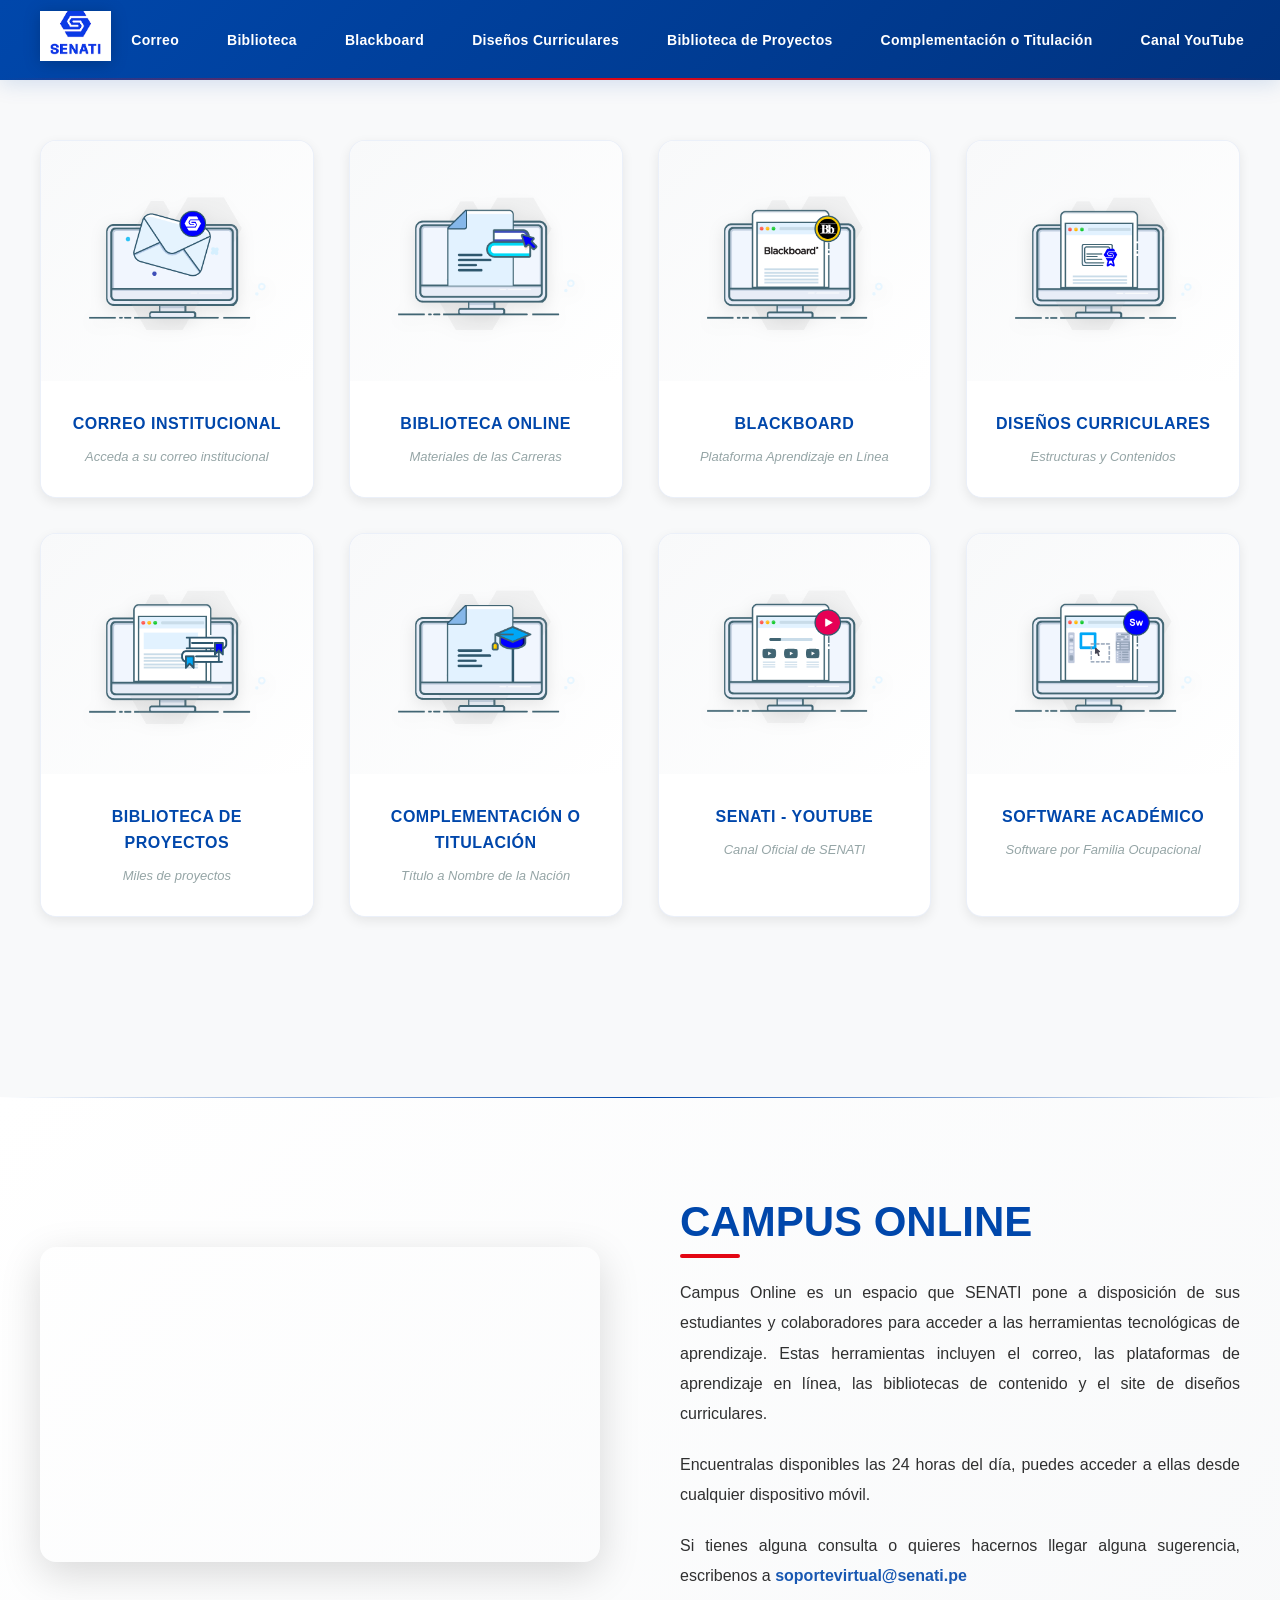
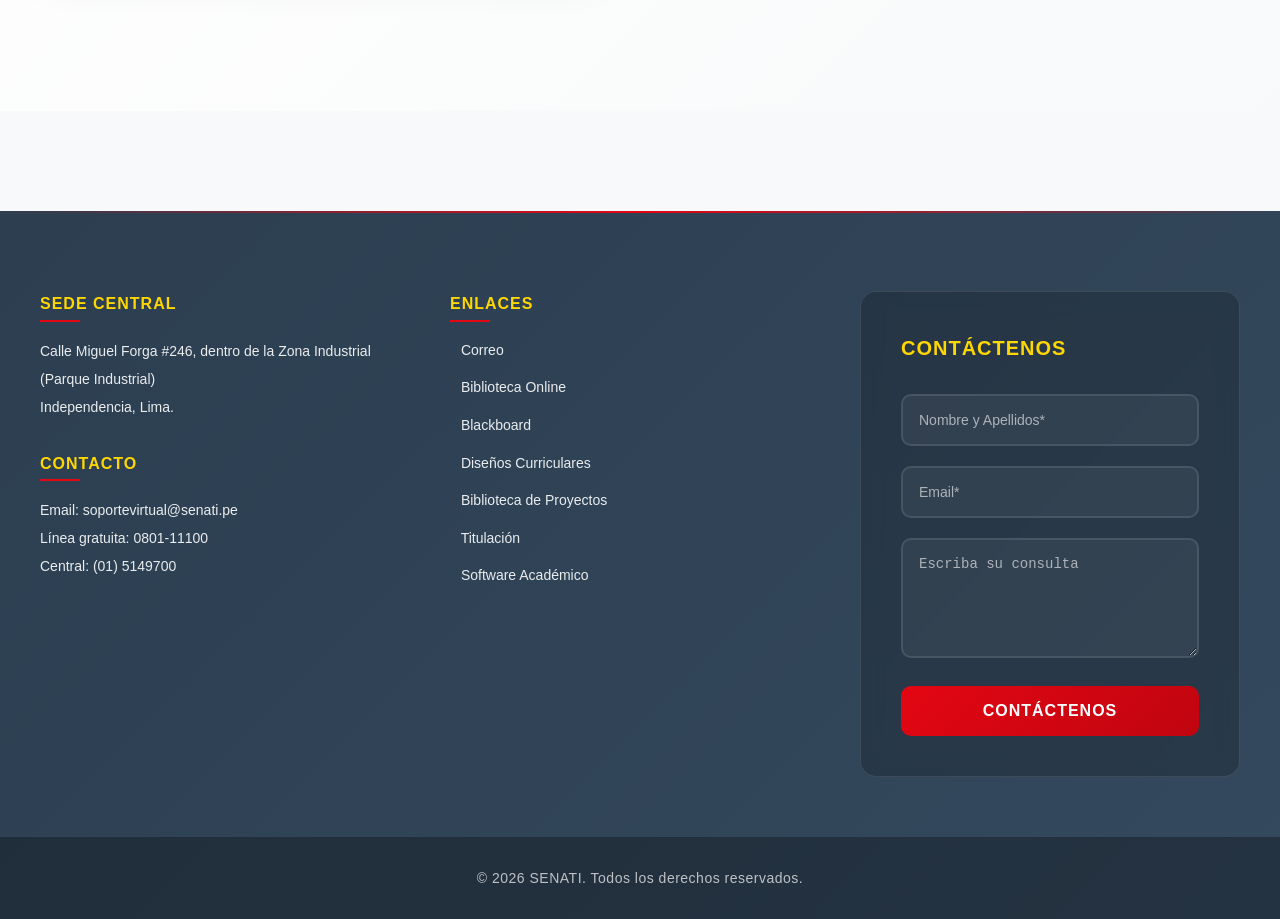
<file: index.html>
<!DOCTYPE html>
<html lang="es">
<head>
    <meta charset="UTF-8">
    <meta http-equiv="X-UA-Compatible" content="IE=edge">
    <meta name="viewport" content="width=device-width, initial-scale=1, minimum-scale=1">
    <link rel="shortcut icon" href="img/logo-senati.png" type="image/x-icon">
    <meta name="description" content="Campus Online SENATI - Portal de servicios académicos">
    <title>Campus Online - Senati</title>
    <link rel="stylesheet" href="css/styles.css">
</head>
<body>

    <!-- NAVBAR -->
    <nav class="navbar">
        <div class="navbar-container">
            <div class="navbar-brand">
                <a href="index.html">
                    <img src="img/logo-senati.png" alt="SENATI Logo" class="logo-img">
                </a>
            </div>
            
            <!-- MENÚ HAMBURGUESA -->
            <div class="hamburger" id="hamburger">
                <span></span>
                <span></span>
                <span></span>
            </div>

            <!-- MENÚ NAVEGACIÓN -->
            <div class="navbar-menu" id="navbarMenu">
                <a href="page/correo.html">Correo</a>
                <a href="page/biblioteca.html">Biblioteca</a>
                <a href="page/blackboard.html">Blackboard</a>
                <a href="page/diseños_curriculares.html">Diseños Curriculares</a>
                <a href="page/biblioteca_proyectos.html">Biblioteca de Proyectos</a>
                <a href="page/titulacion.html">Complementación o Titulación</a>
                <a href="https://www.youtube.com/user/virtualsenati/" target="_blank">Canal YouTube</a>
                <a href="page/software.html">Software</a>
            </div>
        </div>
    </nav>

    <!-- MAIN -->
    <main class="main-container">
        
        <!-- SERVICIOS -->
        <section class="services-section">
            <div class="container">
                <div class="services-grid">
                    
                    <!-- CORREO -->
                    <a href="page/correo.html" class="service-card">
                        <div class="service-card-image">
                            <img src="img/correo-electronico.png" alt="Correo Institucional">
                            <div class="service-card-overlay">
                                <p>Correo institucional <strong>@senati.pe</strong> para estudiantes e Instructores</p>
                            </div>
                        </div>
                        <div class="service-card-content">
                            <h3>CORREO INSTITUCIONAL</h3>
                            <p>Acceda a su correo institucional</p>
                        </div>
                    </a>

                    <!-- BIBLIOTECA -->
                    <a href="page/biblioteca.html" class="service-card">
                        <div class="service-card-image">
                            <img src="img/biblioteca-online.png" alt="Biblioteca Online">
                            <div class="service-card-overlay">
                                <p>Biblioteca OnLine <strong>Material</strong> a su disposición</p>
                            </div>
                        </div>
                        <div class="service-card-content">
                            <h3>BIBLIOTECA ONLINE</h3>
                            <p>Materiales de las Carreras</p>
                        </div>
                    </a>

                    <!-- BLACKBOARD -->
                    <a href="page/blackboard.html" class="service-card">
                        <div class="service-card-image">
                            <img src="img/blackboard.png" alt="Blackboard">
                            <div class="service-card-overlay">
                                <p>BLACKBOARD <strong>LMS</strong></p>
                            </div>
                        </div>
                        <div class="service-card-content">
                            <h3>BLACKBOARD</h3>
                            <p>Plataforma Aprendizaje en Línea</p>
                        </div>
                    </a>

                    <!-- DISEÑOS CURRICULARES -->
                    <a href="page/diseños_curriculares.html" class="service-card">
                        <div class="service-card-image">
                            <img src="img/contenidos-curriculares.png" alt="Diseños Curriculares">
                            <div class="service-card-overlay">
                                <p>Diseños y Estructuras <strong>Curriculares</strong></p>
                            </div>
                        </div>
                        <div class="service-card-content">
                            <h3>DISEÑOS CURRICULARES</h3>
                            <p>Estructuras y Contenidos</p>
                        </div>
                    </a>

                    <!-- BIBLIOTECA PROYECTOS -->
                    <a href="page/biblioteca_proyectos.html" class="service-card">
                        <div class="service-card-image">
                            <img src="img/biblioteca-proyectos.png" alt="Biblioteca de Proyectos">
                            <div class="service-card-overlay">
                                <p>Biblioteca de <strong>Proyectos</strong></p>
                            </div>
                        </div>
                        <div class="service-card-content">
                            <h3>BIBLIOTECA DE PROYECTOS</h3>
                            <p>Miles de proyectos</p>
                        </div>
                    </a>

                    <!-- TITULACIÓN -->
                    <a href="page/titulacion.html" class="service-card">
                        <div class="service-card-image">
                            <img src="img/complementacion.png" alt="Complementación o Titulación">
                            <div class="service-card-overlay">
                                <p>Complementación o <strong>Titulación</strong></p>
                            </div>
                        </div>
                        <div class="service-card-content">
                            <h3>COMPLEMENTACIÓN O TITULACIÓN</h3>
                            <p>Título a Nombre de la Nación</p>
                        </div>
                    </a>

                    <!-- YOUTUBE -->
                    <a href="https://www.youtube.com/user/virtualsenati/" target="_blank" class="service-card">
                        <div class="service-card-image">
                            <img src="img/youtube.png" alt="Canal YouTube">
                            <div class="service-card-overlay">
                                <p>Canal Oficial <strong>Senati-YouTube</strong></p>
                            </div>
                        </div>
                        <div class="service-card-content">
                            <h3>SENATI - YOUTUBE</h3>
                            <p>Canal Oficial de SENATI</p>
                        </div>
                    </a>

                    <!-- SOFTWARE -->
                    <a href="page/software.html" class="service-card">
                        <div class="service-card-image">
                            <img src="img/software.png" alt="Software Académico">
                            <div class="service-card-overlay">
                                <p>Software para uso del Alumno <strong>Software Educativo</strong></p>
                            </div>
                        </div>
                        <div class="service-card-content">
                            <h3>SOFTWARE ACADÉMICO</h3>
                            <p>Software por Familia Ocupacional</p>
                        </div>
                    </a>

                </div>
            </div>
        </section>


    </main>

    <!-- VIDEO -->
    <section class="video-section">
        <div class="video-container">
            <div class="video-left">
                <div class="video-wrapper">
                    <iframe 
                        src="https://youtu.be/QKnwwtKf-iA" 
                        frameborder="0"
                        allow="accelerometer; autoplay; encrypted-media; gyroscope; picture-in-picture" 
                        allowfullscreen>
                    </iframe>
                </div>
            </div>
            <div class="video-right">
                <div class="video-content">
                    <h2>CAMPUS ONLINE</h2>
                    <p>Campus Online es un espacio que SENATI pone a disposición de sus estudiantes y colaboradores para acceder a las herramientas tecnológicas de aprendizaje. Estas herramientas incluyen el correo, las plataformas de aprendizaje en línea, las bibliotecas de contenido y el site de diseños curriculares.</p>
                    <p>Encuentralas disponibles las 24 horas del día, puedes acceder a ellas desde cualquier dispositivo móvil.</p>
                    <p>Si tienes alguna consulta o quieres hacernos llegar alguna sugerencia, escribenos a <strong>soportevirtual@senati.pe</strong></p>
                </div>
            </div>
        </div>
    </section>

    <!-- FOOTER -->
    <footer class="footer">
        <div class="footer-container">
            <div class="footer-info">
                <div class="footer-column">
                    <div class="footer-section">
                        <h3>SEDE CENTRAL</h3>
                        <p>
                            Calle Miguel Forga #246, dentro de la Zona Industrial (Parque Industrial)<br>
                            Independencia, Lima.
                        </p>
                    </div>
                    <div class="footer-section">
                        <h3>CONTACTO</h3>
                        <p>
                            Email: soportevirtual@senati.pe<br>
                            Línea gratuita: 0801-11100<br>
                            Central: (01) 5149700
                        </p>
                    </div>
                </div>
                
                <div class="footer-column">
                    <div class="footer-section">
                        <h3>ENLACES</h3>
                        <ul>
                            <li><a href="page/correo.html">Correo</a></li>
                            <li><a href="page/biblioteca.html">Biblioteca Online</a></li>
                            <li><a href="page/blackboard.html">Blackboard</a></li>
                            <li><a href="page/diseños_curriculares.html">Diseños Curriculares</a></li>
                            <li><a href="page/biblioteca_proyectos.html">Biblioteca de Proyectos</a></li>
                            <li><a href="page/titulacion.html">Titulación</a></li>
                            <li><a href="page/software.html">Software Académico</a></li>
                        </ul>
                    </div>
                </div>
            </div>

            <!-- FORMULARIO -->
            <div class="contact-form-wrapper">
                <div class="contact-form">
                    <h3>CONTÁCTENOS</h3>
                    <form id="contactForm">
                        <div class="form-group">
                            <input type="text" placeholder="Nombre y Apellidos*" required>
                        </div>
                        <div class="form-group">
                            <input type="email" placeholder="Email*" required>
                        </div>
                        <div class="form-group">
                            <textarea rows="4" placeholder="Escriba su consulta" required></textarea>
                        </div>
                        <button type="submit" class="btn-submit">CONTÁCTENOS</button>
                    </form>
                </div>
            </div>
        </div>
        
        <div class="footer-bottom">
            <p>&copy; 2026 SENATI. Todos los derechos reservados.</p>
        </div>
    </footer>

    <script src="js/main.js"></script>

</body>
</html>
</file>
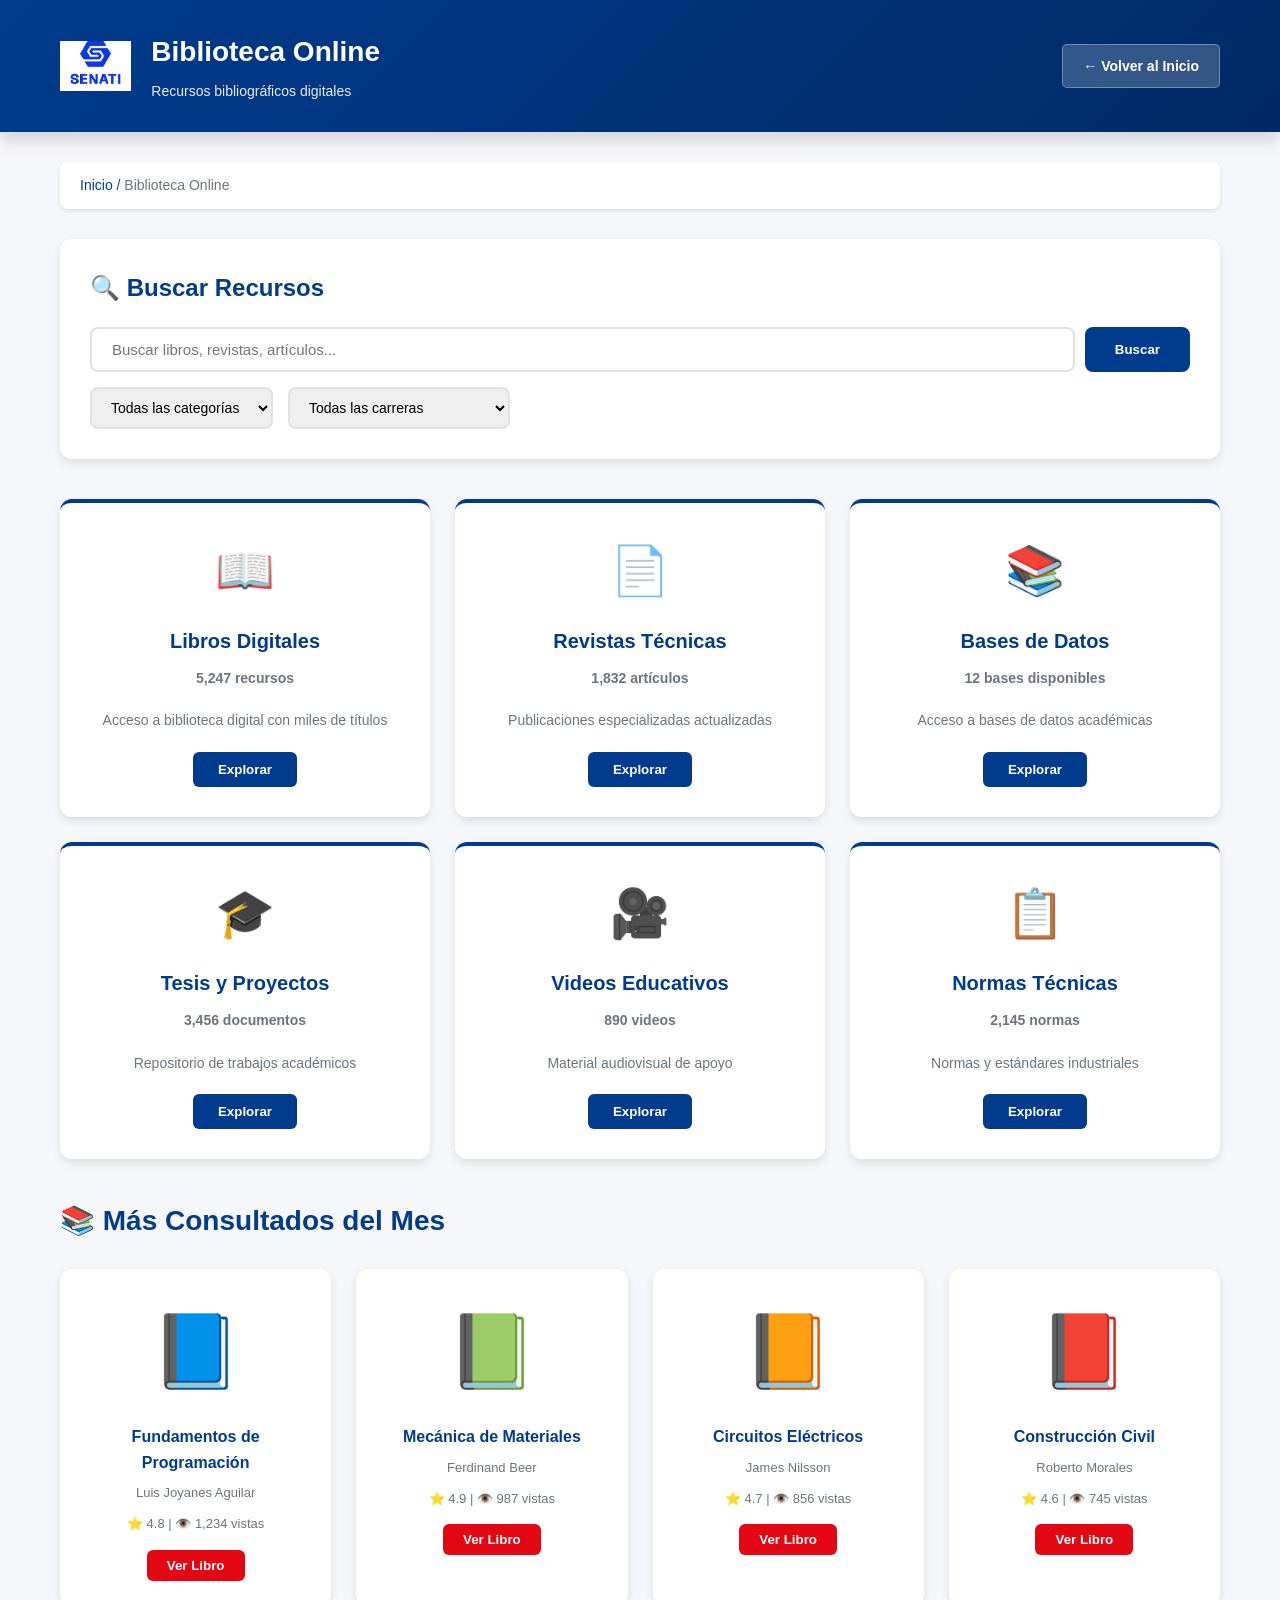
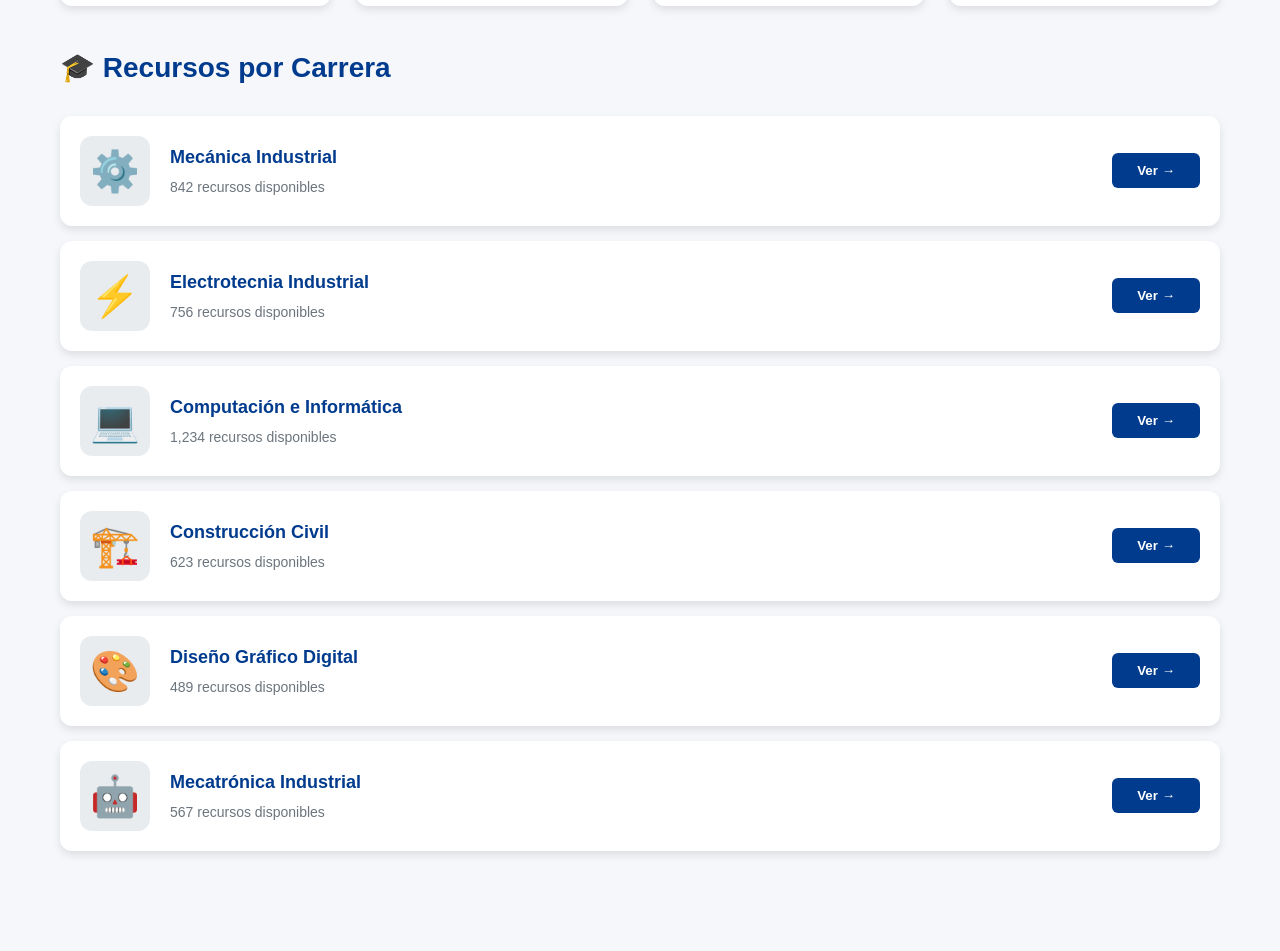
<file: page/biblioteca.html>
<!DOCTYPE html>
<html lang="es">
<head>
    <meta charset="UTF-8">
    <meta name="viewport" content="width=device-width, initial-scale=1.0">
    <title>Biblioteca Online - SENATI</title>
    <link rel="shortcut icon" href="../img/logo-senati.png" type="image/x-icon">
    <link rel="stylesheet" href="../css/pages.css">
</head>
<body>

    <!-- HEADER -->
    <header class="page-header">
        <div class="header-content">
            <div class="header-left">
                <img src="../img/logo-senati.png" alt="SENATI" class="logo">
                <div class="header-title">
                    <h1>Biblioteca Online</h1>
                    <p>Recursos bibliográficos digitales</p>
                </div>
            </div>
            <a href="../index.html" class="btn-back">← Volver al Inicio</a>
        </div>
    </header>

    <!-- MAIN -->
    <main class="main-content">

        <!-- BREADCRUMB -->
        <div class="breadcrumb">
            <a href="../index.html">Inicio</a> / <span>Biblioteca Online</span>
        </div>

        <!-- SEARCH BAR -->
        <div class="search-container">
            <h2>🔍 Buscar Recursos</h2>
            <div class="search-bar">
                <input type="text" placeholder="Buscar libros, revistas, artículos...">
                <button class="btn-search">Buscar</button>
            </div>
            <div class="search-filters">
                <select>
                    <option>Todas las categorías</option>
                    <option>Libros</option>
                    <option>Revistas</option>
                    <option>Artículos</option>
                    <option>Tesis</option>
                </select>
                <select>
                    <option>Todas las carreras</option>
                    <option>Mecánica Industrial</option>
                    <option>Electrotecnia</option>
                    <option>Computación e Informática</option>
                    <option>Construcción Civil</option>
                </select>
            </div>
        </div>
        
        <!-- CATEGORIES -->
        <div class="categories-grid">
            <div class="category-card">
                <div class="category-icon">📖</div>
                <h3>Libros Digitales</h3>
                <p class="category-count">5,247 recursos</p>
                <p>Acceso a biblioteca digital con miles de títulos</p>
                <button class="btn-category">Explorar</button>
            </div>

            <div class="category-card">
                <div class="category-icon">📄</div>
                <h3>Revistas Técnicas</h3>
                <p class="category-count">1,832 artículos</p>
                <p>Publicaciones especializadas actualizadas</p>
                <button class="btn-category">Explorar</button>
            </div>

            <div class="category-card">
                <div class="category-icon">📚</div>
                <h3>Bases de Datos</h3>
                <p class="category-count">12 bases disponibles</p>
                <p>Acceso a bases de datos académicas</p>
                <button class="btn-category">Explorar</button>
            </div>

            <div class="category-card">
                <div class="category-icon">🎓</div>
                <h3>Tesis y Proyectos</h3>
                <p class="category-count">3,456 documentos</p>
                <p>Repositorio de trabajos académicos</p>
                <button class="btn-category">Explorar</button>
            </div>

            <div class="category-card">
                <div class="category-icon">🎥</div>
                <h3>Videos Educativos</h3>
                <p class="category-count">890 videos</p>
                <p>Material audiovisual de apoyo</p>
                <button class="btn-category">Explorar</button>
            </div>

            <div class="category-card">
                <div class="category-icon">📋</div>
                <h3>Normas Técnicas</h3>
                <p class="category-count">2,145 normas</p>
                <p>Normas y estándares industriales</p>
                <button class="btn-category">Explorar</button>
            </div>
        </div>

        <!-- POPULAR BOOKS -->
        <section class="popular-section">
            <h2>📚 Más Consultados del Mes</h2>
            <div class="books-grid">
                <div class="book-card">
                    <div class="book-cover">📘</div>
                    <h4>Fundamentos de Programación</h4>
                    <p class="book-author">Luis Joyanes Aguilar</p>
                    <p class="book-stats">⭐ 4.8 | 👁️ 1,234 vistas</p>
                    <button class="btn-book">Ver Libro</button>
                </div>

                <div class="book-card">
                    <div class="book-cover">📗</div>
                    <h4>Mecánica de Materiales</h4>
                    <p class="book-author">Ferdinand Beer</p>
                    <p class="book-stats">⭐ 4.9 | 👁️ 987 vistas</p>
                    <button class="btn-book">Ver Libro</button>
                </div>

                <div class="book-card">
                    <div class="book-cover">📙</div>
                    <h4>Circuitos Eléctricos</h4>
                    <p class="book-author">James Nilsson</p>
                    <p class="book-stats">⭐ 4.7 | 👁️ 856 vistas</p>
                    <button class="btn-book">Ver Libro</button>
                </div>

                <div class="book-card">
                    <div class="book-cover">📕</div>
                    <h4>Construcción Civil</h4>
                    <p class="book-author">Roberto Morales</p>
                    <p class="book-stats">⭐ 4.6 | 👁️ 745 vistas</p>
                    <button class="btn-book">Ver Libro</button>
                </div>
            </div>
        </section>

        <!-- CARRERAS -->
        <section class="careers-section">
            <h2>🎓 Recursos por Carrera</h2>
            <div class="careers-list">
                <div class="career-item">
                    <div class="career-icon">⚙️</div>
                    <div class="career-info">
                        <h3>Mecánica Industrial</h3>
                        <p>842 recursos disponibles</p>
                    </div>
                    <button class="btn-career">Ver →</button>
                </div>

                <div class="career-item">
                    <div class="career-icon">⚡</div>
                    <div class="career-info">
                        <h3>Electrotecnia Industrial</h3>
                        <p>756 recursos disponibles</p>
                    </div>
                    <button class="btn-career">Ver →</button>
                </div>

                <div class="career-item">
                    <div class="career-icon">💻</div>
                    <div class="career-info">
                        <h3>Computación e Informática</h3>
                        <p>1,234 recursos disponibles</p>
                    </div>
                    <button class="btn-career">Ver →</button>
                </div>

                <div class="career-item">
                    <div class="career-icon">🏗️</div>
                    <div class="career-info">
                        <h3>Construcción Civil</h3>
                        <p>623 recursos disponibles</p>
                    </div>
                    <button class="btn-career">Ver →</button>
                </div>

                <div class="career-item">
                    <div class="career-icon">🎨</div>
                    <div class="career-info">
                        <h3>Diseño Gráfico Digital</h3>
                        <p>489 recursos disponibles</p>
                    </div>
                    <button class="btn-career">Ver →</button>
                </div>

                <div class="career-item">
                    <div class="career-icon">🤖</div>
                    <div class="career-info">
                        <h3>Mecatrónica Industrial</h3>
                        <p>567 recursos disponibles</p>
                    </div>
                    <button class="btn-career">Ver →</button>
                </div>
            </div>
        </section>

    </main>

</body>
</html>

        </div>
</file>
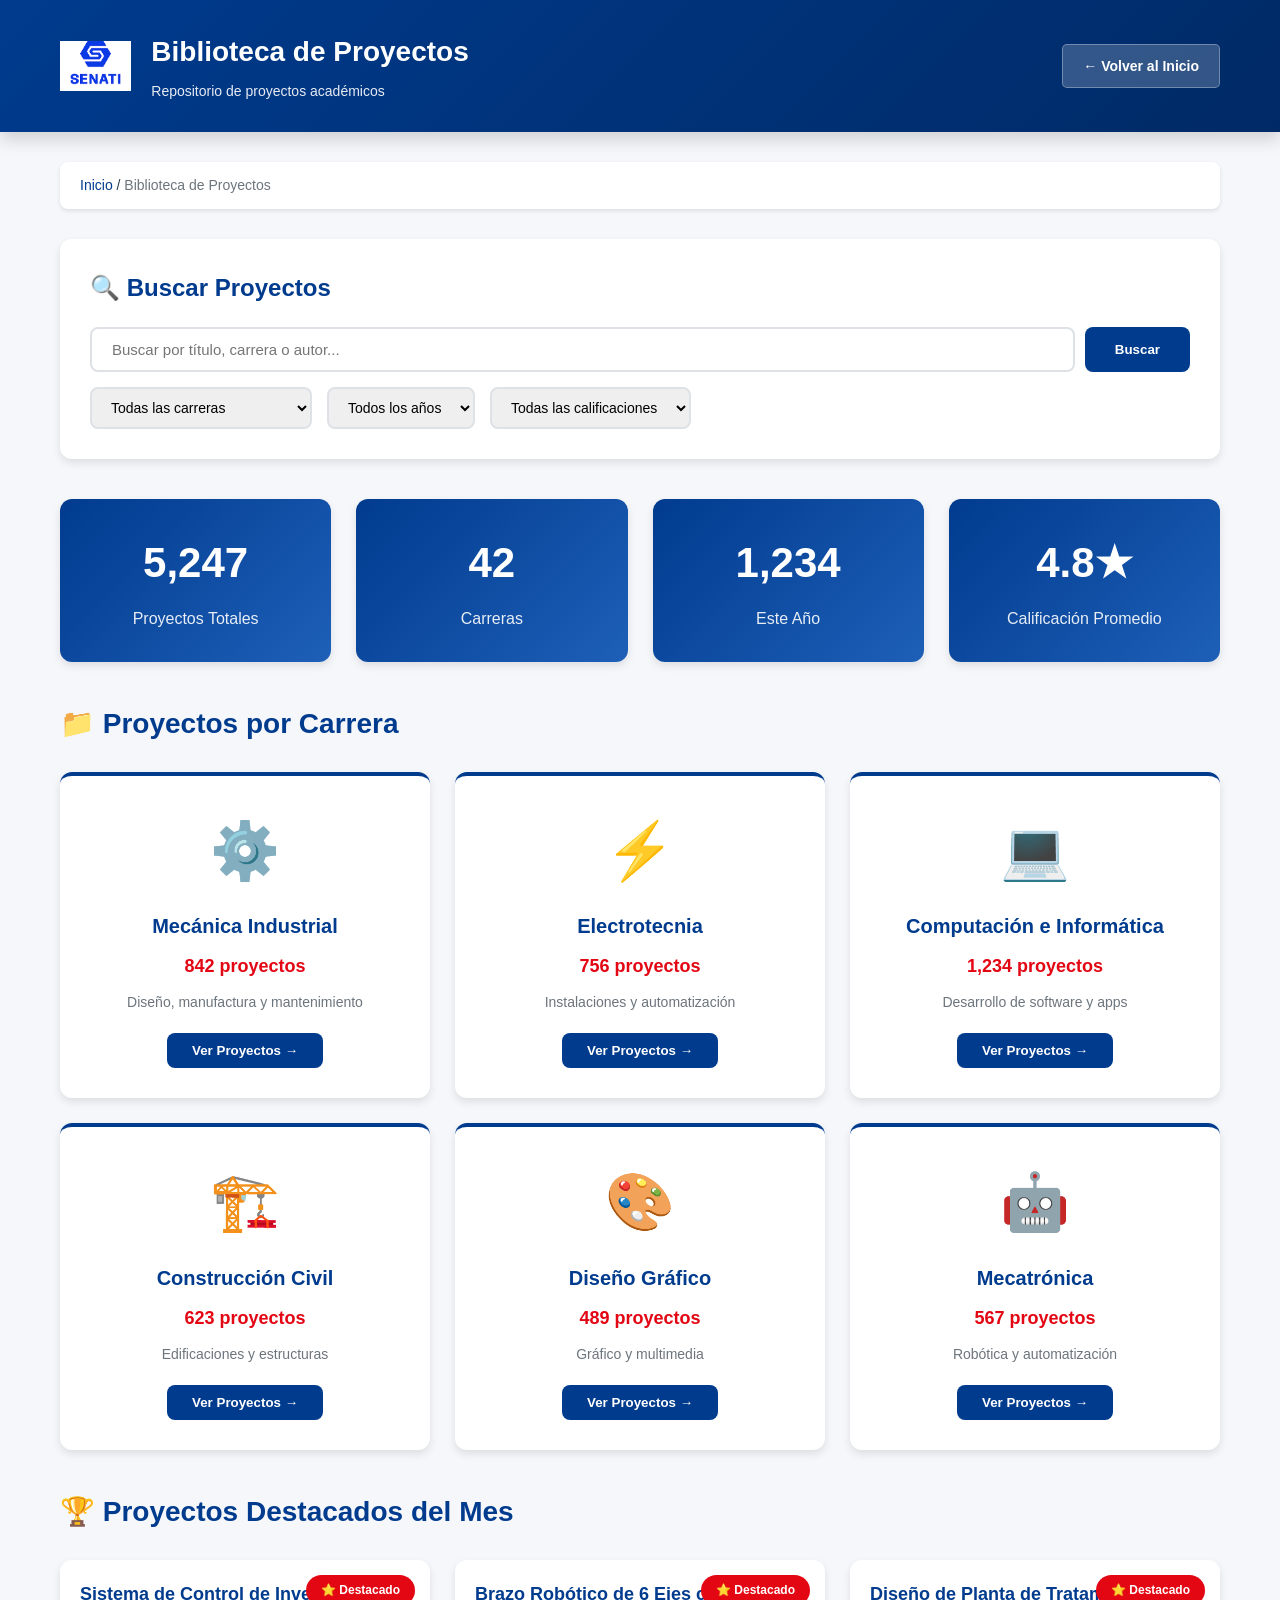
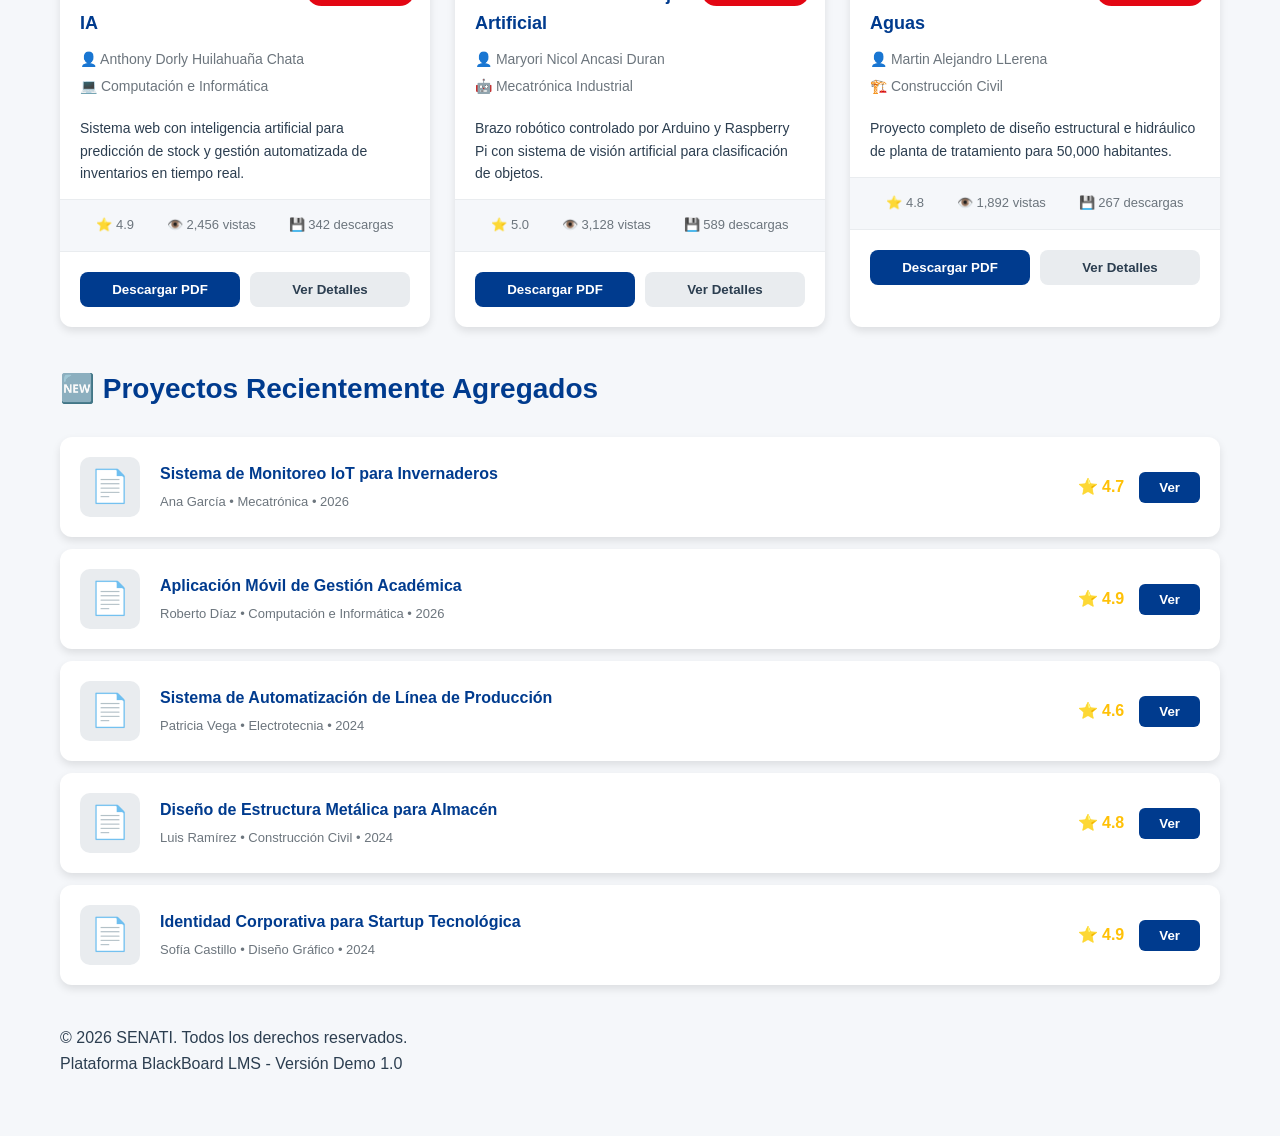
<file: page/biblioteca_proyectos.html>
<!DOCTYPE html>
<html lang="es">
<head>
    <meta charset="UTF-8">
    <meta name="viewport" content="width=device-width, initial-scale=1.0">
    <title>Biblioteca de Proyectos - SENATI</title>
    <link rel="shortcut icon" href="../img/logo-senati.png" type="image/x-icon">
    <link rel="stylesheet" href="../css/pages.css">
</head>
<body>

    <!-- HEADER -->
    <header class="page-header">
        <div class="header-content">
            <div class="header-left">
                <img src="../img/logo-senati.png" alt="SENATI" class="logo">
                <div class="header-title">
                    <h1>Biblioteca de Proyectos</h1>
                    <p>Repositorio de proyectos académicos</p>
                </div>
            </div>
            <a href="../index.html" class="btn-back">← Volver al Inicio</a>
        </div>
    </header>

    <!-- MAIN -->
    <main class="main-content">

        <!-- BREADCRUMB -->
        <div class="breadcrumb">
            <a href="../index.html">Inicio</a> / <span>Biblioteca de Proyectos</span>
        </div>

        <!-- SEARCH -->
        <div class="search-container">
            <h2>🔍 Buscar Proyectos</h2>
            <div class="search-bar">
                <input type="text" placeholder="Buscar por título, carrera o autor...">
                <button class="btn-search">Buscar</button>
            </div>
            <div class="search-filters">
                <select>
                    <option>Todas las carreras</option>
                    <option>Mecánica Industrial</option>
                    <option>Electrotecnia</option>
                    <option>Computación e Informática</option>
                    <option>Construcción Civil</option>
                    <option>Mecatrónica</option>
                </select>
                <select>
                    <option>Todos los años</option>
                    <option>2024</option>
                    <option>2023</option>
                    <option>2022</option>
                </select>
                <select>
                    <option>Todas las calificaciones</option>
                    <option>Excelente (18-20)</option>
                    <option>Bueno (15-17)</option>
                </select>
            </div>
        </div>

        <!-- STATS -->
        <div class="stats-grid">
            <div class="stat-card">
                <div class="stat-number">5,247</div>
                <div class="stat-label">Proyectos Totales</div>
            </div>
            <div class="stat-card">
                <div class="stat-number">42</div>
                <div class="stat-label">Carreras</div>
            </div>
            <div class="stat-card">
                <div class="stat-number">1,234</div>
                <div class="stat-label">Este Año</div>
            </div>
            <div class="stat-card">
                <div class="stat-number">4.8★</div>
                <div class="stat-label">Calificación Promedio</div>
            </div>
        </div>

        <!-- PROYECTOS POR CARRERA -->
        <section class="projects-by-career">
            <h2>📁 Proyectos por Carrera</h2>
            <div class="career-projects-grid">
                <div class="career-project-card">
                    <div class="career-project-icon">⚙️</div>
                    <h3>Mecánica Industrial</h3>
                    <p class="project-count">842 proyectos</p>
                    <p class="project-desc">Diseño, manufactura y mantenimiento</p>
                    <button class="btn-view-projects">Ver Proyectos →</button>
                </div>

                <div class="career-project-card">
                    <div class="career-project-icon">⚡</div>
                    <h3>Electrotecnia</h3>
                    <p class="project-count">756 proyectos</p>
                    <p class="project-desc">Instalaciones y automatización</p>
                    <button class="btn-view-projects">Ver Proyectos →</button>
                </div>

                <div class="career-project-card">
                    <div class="career-project-icon">💻</div>
                    <h3>Computación e Informática</h3>
                    <p class="project-count">1,234 proyectos</p>
                    <p class="project-desc">Desarrollo de software y apps</p>
                    <button class="btn-view-projects">Ver Proyectos →</button>
                </div>

                <div class="career-project-card">
                    <div class="career-project-icon">🏗️</div>
                    <h3>Construcción Civil</h3>
                    <p class="project-count">623 proyectos</p>
                    <p class="project-desc">Edificaciones y estructuras</p>
                    <button class="btn-view-projects">Ver Proyectos →</button>
                </div>

                <div class="career-project-card">
                    <div class="career-project-icon">🎨</div>
                    <h3>Diseño Gráfico</h3>
                    <p class="project-count">489 proyectos</p>
                    <p class="project-desc">Gráfico y multimedia</p>
                    <button class="btn-view-projects">Ver Proyectos →</button>
                </div>

                <div class="career-project-card">
                    <div class="career-project-icon">🤖</div>
                    <h3>Mecatrónica</h3>
                    <p class="project-count">567 proyectos</p>
                    <p class="project-desc">Robótica y automatización</p>
                    <button class="btn-view-projects">Ver Proyectos →</button>
                </div>
            </div>
        </section>

        <!-- DESTACADOS -->
        <section class="featured-projects">
            <h2>🏆 Proyectos Destacados del Mes</h2>
            <div class="featured-grid">
                <div class="featured-card">
                    <div class="featured-badge">⭐ Destacado</div>
                    <h3>Sistema de Control de Inventario con IA</h3>
                    <p class="featured-author">👤 Anthony Dorly Huilahuaña Chata</p>
                    <p class="featured-career">💻 Computación e Informática</p>
                    <p class="featured-desc">Sistema web con inteligencia artificial para predicción de stock y gestión automatizada de inventarios en tiempo real.</p>
                    <div class="featured-stats">
                        <span>⭐ 4.9</span>
                        <span>👁️ 2,456 vistas</span>
                        <span>💾 342 descargas</span>
                    </div>
                    <div class="featured-actions">
                        <button class="btn-download">Descargar PDF</button>
                        <button class="btn-view">Ver Detalles</button>
                    </div>
                </div>

                <div class="featured-card">
                    <div class="featured-badge">⭐ Destacado</div>
                    <h3>Brazo Robótico de 6 Ejes con Visión Artificial</h3>
                    <p class="featured-author">👤 Maryori Nicol Ancasi Duran</p>
                    <p class="featured-career">🤖 Mecatrónica Industrial</p>
                    <p class="featured-desc">Brazo robótico controlado por Arduino y Raspberry Pi con sistema de visión artificial para clasificación de objetos.</p>
                    <div class="featured-stats">
                        <span>⭐ 5.0</span>
                        <span>👁️ 3,128 vistas</span>
                        <span>💾 589 descargas</span>
                    </div>
                    <div class="featured-actions">
                        <button class="btn-download">Descargar PDF</button>
                        <button class="btn-view">Ver Detalles</button>
                    </div>
                </div>

                <div class="featured-card">
                    <div class="featured-badge">⭐ Destacado</div>
                    <h3>Diseño de Planta de Tratamiento de Aguas</h3>
                    <p class="featured-author">👤 Martin Alejandro LLerena</p>
                    <p class="featured-career">🏗️ Construcción Civil</p>
                    <p class="featured-desc">Proyecto completo de diseño estructural e hidráulico de planta de tratamiento para 50,000 habitantes.</p>
                    <div class="featured-stats">
                        <span>⭐ 4.8</span>
                        <span>👁️ 1,892 vistas</span>
                        <span>💾 267 descargas</span>
                    </div>
                    <div class="featured-actions">
                        <button class="btn-download">Descargar PDF</button>
                        <button class="btn-view">Ver Detalles</button>
                    </div>
                </div>
            </div>
        </section>

        <!-- RECIENTES -->
        <section class="recent-projects">
            <h2>🆕 Proyectos Recientemente Agregados</h2>
            <div class="recent-list">
                <div class="recent-item">
                    <div class="recent-icon">📄</div>
                    <div class="recent-info">
                        <h4>Sistema de Monitoreo IoT para Invernaderos</h4>
                        <p>Ana García • Mecatrónica • 2026</p>
                    </div>
                    <div class="recent-meta">
                        <span class="recent-rating">⭐ 4.7</span>
                        <button class="btn-small">Ver</button>
                    </div>
                </div>

                <div class="recent-item">
                    <div class="recent-icon">📄</div>
                    <div class="recent-info">
                        <h4>Aplicación Móvil de Gestión Académica</h4>
                        <p>Roberto Díaz • Computación e Informática • 2026</p>
                    </div>
                    <div class="recent-meta">
                        <span class="recent-rating">⭐ 4.9</span>
                        <button class="btn-small">Ver</button>
                    </div>
                </div>

                <div class="recent-item">
                    <div class="recent-icon">📄</div>
                    <div class="recent-info">
                        <h4>Sistema de Automatización de Línea de Producción</h4>
                        <p>Patricia Vega • Electrotecnia • 2024</p>
                    </div>
                    <div class="recent-meta">
                        <span class="recent-rating">⭐ 4.6</span>
                        <button class="btn-small">Ver</button>
                    </div>
                </div>

                <div class="recent-item">
                    <div class="recent-icon">📄</div>
                    <div class="recent-info">
                        <h4>Diseño de Estructura Metálica para Almacén</h4>
                        <p>Luis Ramírez • Construcción Civil • 2024</p>
                    </div>
                    <div class="recent-meta">
                        <span class="recent-rating">⭐ 4.8</span>
                        <button class="btn-small">Ver</button>
                    </div>
                </div>

                <div class="recent-item">
                    <div class="recent-icon">📄</div>
                    <div class="recent-info">
                        <h4>Identidad Corporativa para Startup Tecnológica</h4>
                        <p>Sofía Castillo • Diseño Gráfico • 2024</p>
                    </div>
                    <div class="recent-meta">
                        <span class="recent-rating">⭐ 4.9</span>
                        <button class="btn-small">Ver</button>
                    </div>
                </div>
            </div>
        </section>

        <footer class="page-footer">
    <div class="footer-content">
        <p>&copy; 2026 SENATI. Todos los derechos reservados.</p>
        <p>Plataforma BlackBoard LMS - Versión Demo 1.0</p>
    </div>
</footer>

    </main>

</body>



</html>
</file>
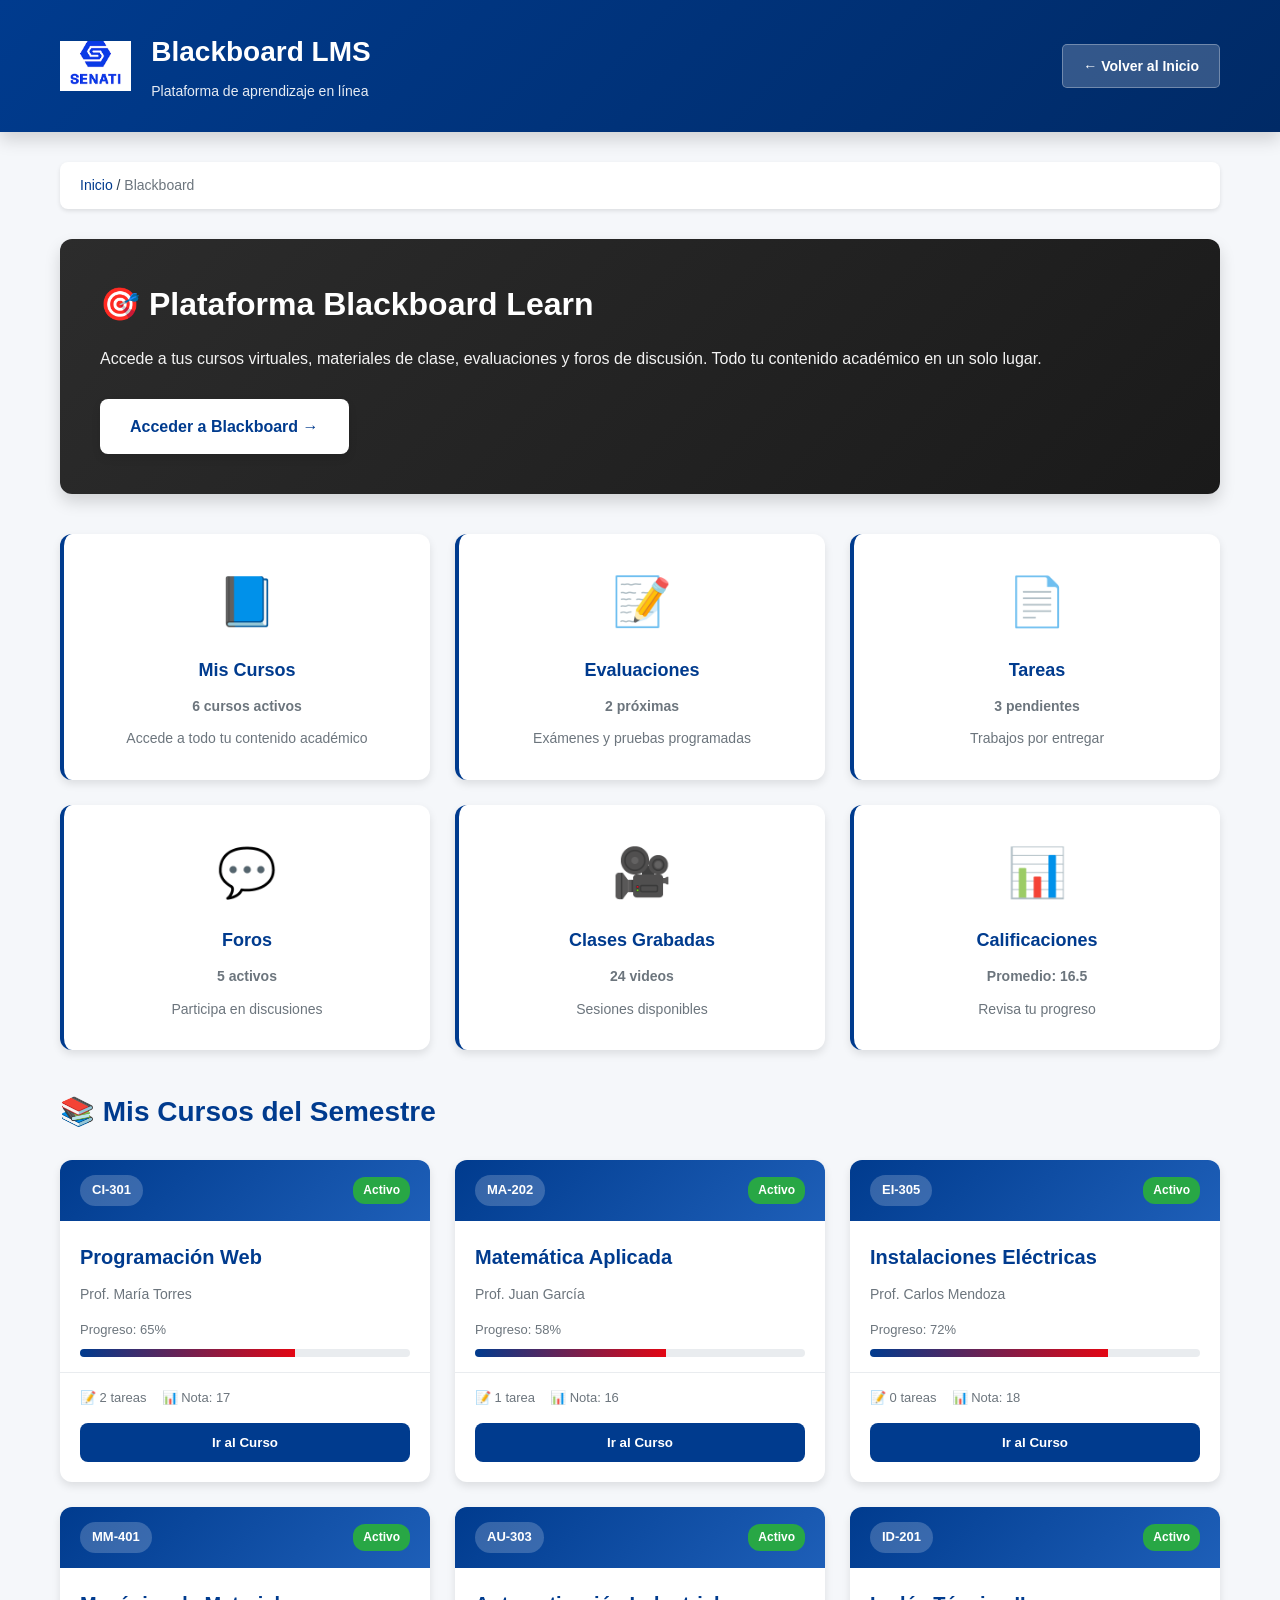
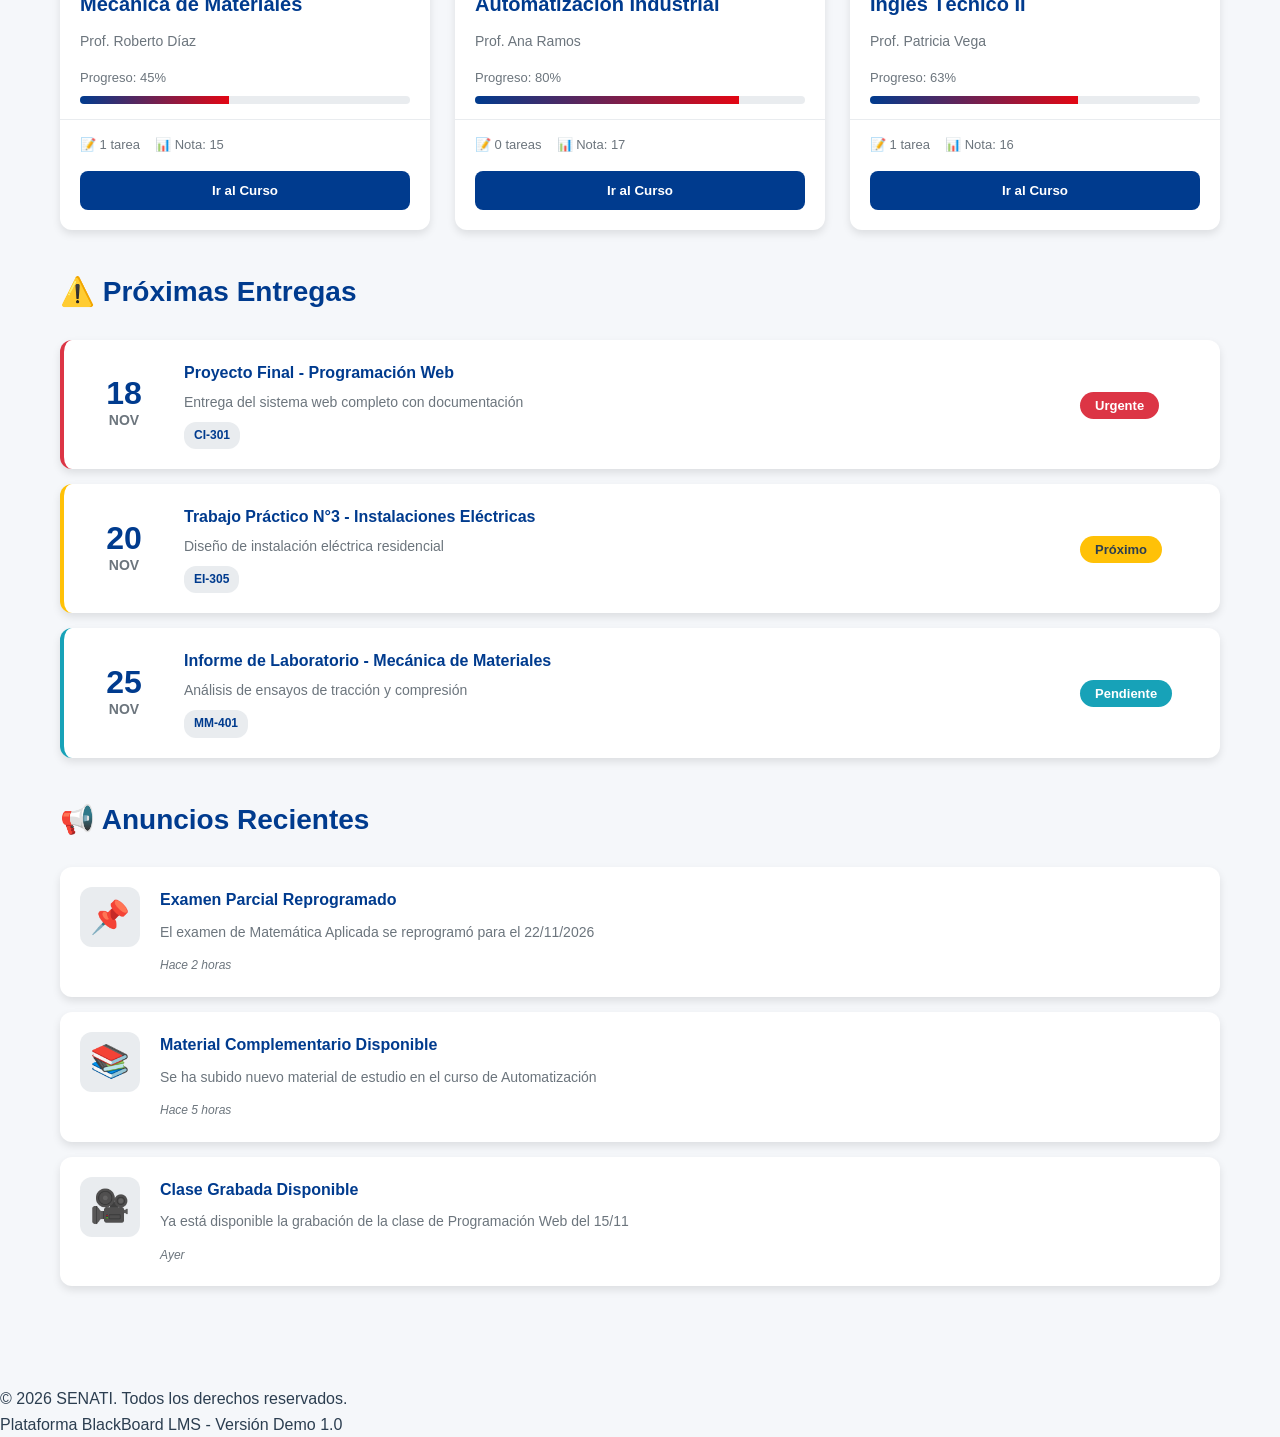
<file: page/blackboard.html>
<!DOCTYPE html>
<html lang="es">
<head>
    <meta charset="UTF-8">
    <meta name="viewport" content="width=device-width, initial-scale=1.0">
    <title>Blackboard - SENATI</title>
    <link rel="shortcut icon" href="../img/logo-senati.png" type="image/x-icon">
    <link rel="stylesheet" href="../css/pages.css">
</head>
<body>

    <!-- HEADER -->
    <header class="page-header">
        <div class="header-content">
            <div class="header-left">
                <img src="../img/logo-senati.png" alt="SENATI" class="logo">
                <div class="header-title">
                    <h1>Blackboard LMS</h1>
                    <p>Plataforma de aprendizaje en línea</p>
                </div>
            </div>
            <a href="../index.html" class="btn-back">← Volver al Inicio</a>
        </div>
    </header>

    <!-- MAIN -->
    <main class="main-content">

        <!-- BREADCRUMB -->
        <div class="breadcrumb">
            <a href="../index.html">Inicio</a> / <span>Blackboard</span>
        </div>

        <!-- INFO BOX -->
        <div class="info-box blackboard-theme">
            <h2>🎯 Plataforma Blackboard Learn</h2>
            <p>Accede a tus cursos virtuales, materiales de clase, evaluaciones y foros de discusión. Todo tu contenido académico en un solo lugar.</p>
            <a href="https://senati.blackboard.com" target="_blank" class="access-button">
                Acceder a Blackboard →
            </a>
        </div>

        <!-- DASHBOARD -->
        <div class="dashboard-grid">
            <div class="dashboard-card">
                <div class="dashboard-icon">📘</div>
                <h3>Mis Cursos</h3>
                <p class="dashboard-stat">6 cursos activos</p>
                <p>Accede a todo tu contenido académico</p>
            </div>

            <div class="dashboard-card">
                <div class="dashboard-icon">📝</div>
                <h3>Evaluaciones</h3>
                <p class="dashboard-stat">2 próximas</p>
                <p>Exámenes y pruebas programadas</p>
            </div>

            <div class="dashboard-card">
                <div class="dashboard-icon">📄</div>
                <h3>Tareas</h3>
                <p class="dashboard-stat">3 pendientes</p>
                <p>Trabajos por entregar</p>
            </div>

            <div class="dashboard-card">
                <div class="dashboard-icon">💬</div>
                <h3>Foros</h3>
                <p class="dashboard-stat">5 activos</p>
                <p>Participa en discusiones</p>
            </div>

            <div class="dashboard-card">
                <div class="dashboard-icon">🎥</div>
                <h3>Clases Grabadas</h3>
                <p class="dashboard-stat">24 videos</p>
                <p>Sesiones disponibles</p>
            </div>

            <div class="dashboard-card">
                <div class="dashboard-icon">📊</div>
                <h3>Calificaciones</h3>
                <p class="dashboard-stat">Promedio: 16.5</p>
                <p>Revisa tu progreso</p>
            </div>
        </div>

        <!-- MIS CURSOS -->
        <section class="courses-section">
            <h2>📚 Mis Cursos del Semestre</h2>
            <div class="courses-grid">
                <div class="course-card">
                    <div class="course-header">
                        <div class="course-code">CI-301</div>
                        <div class="course-status active">Activo</div>
                    </div>
                    <h3>Programación Web</h3>
                    <p class="course-instructor">Prof. María Torres</p>
                    <div class="course-progress">
                        <div class="progress-label">Progreso: 65%</div>
                        <div class="progress-bar">
                            <div class="progress-fill" style="width: 65%"></div>
                        </div>
                    </div>
                    <div class="course-stats">
                        <span>📝 2 tareas</span>
                        <span>📊 Nota: 17</span>
                    </div>
                    <button class="btn-course">Ir al Curso</button>
                </div>

                <div class="course-card">
                    <div class="course-header">
                        <div class="course-code">MA-202</div>
                        <div class="course-status active">Activo</div>
                    </div>
                    <h3>Matemática Aplicada</h3>
                    <p class="course-instructor">Prof. Juan García</p>
                    <div class="course-progress">
                        <div class="progress-label">Progreso: 58%</div>
                        <div class="progress-bar">
                            <div class="progress-fill" style="width: 58%"></div>
                        </div>
                    </div>
                    <div class="course-stats">
                        <span>📝 1 tarea</span>
                        <span>📊 Nota: 16</span>
                    </div>
                    <button class="btn-course">Ir al Curso</button>
                </div>

                <div class="course-card">
                    <div class="course-header">
                        <div class="course-code">EI-305</div>
                        <div class="course-status active">Activo</div>
                    </div>
                    <h3>Instalaciones Eléctricas</h3>
                    <p class="course-instructor">Prof. Carlos Mendoza</p>
                    <div class="course-progress">
                        <div class="progress-label">Progreso: 72%</div>
                        <div class="progress-bar">
                            <div class="progress-fill" style="width: 72%"></div>
                        </div>
                    </div>
                    <div class="course-stats">
                        <span>📝 0 tareas</span>
                        <span>📊 Nota: 18</span>
                    </div>
                    <button class="btn-course">Ir al Curso</button>
                </div>

                <div class="course-card">
                    <div class="course-header">
                        <div class="course-code">MM-401</div>
                        <div class="course-status active">Activo</div>
                    </div>
                    <h3>Mecánica de Materiales</h3>
                    <p class="course-instructor">Prof. Roberto Díaz</p>
                    <div class="course-progress">
                        <div class="progress-label">Progreso: 45%</div>
                        <div class="progress-bar">
                            <div class="progress-fill" style="width: 45%"></div>
                        </div>
                    </div>
                    <div class="course-stats">
                        <span>📝 1 tarea</span>
                        <span>📊 Nota: 15</span>
                    </div>
                    <button class="btn-course">Ir al Curso</button>
                </div>

                <div class="course-card">
                    <div class="course-header">
                        <div class="course-code">AU-303</div>
                        <div class="course-status active">Activo</div>
                    </div>
                    <h3>Automatización Industrial</h3>
                    <p class="course-instructor">Prof. Ana Ramos</p>
                    <div class="course-progress">
                        <div class="progress-label">Progreso: 80%</div>
                        <div class="progress-bar">
                            <div class="progress-fill" style="width: 80%"></div>
                        </div>
                    </div>
                    <div class="course-stats">
                        <span>📝 0 tareas</span>
                        <span>📊 Nota: 17</span>
                    </div>
                    <button class="btn-course">Ir al Curso</button>
                </div>

                <div class="course-card">
                    <div class="course-header">
                        <div class="course-code">ID-201</div>
                        <div class="course-status active">Activo</div>
                    </div>
                    <h3>Inglés Técnico II</h3>
                    <p class="course-instructor">Prof. Patricia Vega</p>
                    <div class="course-progress">
                        <div class="progress-label">Progreso: 63%</div>
                        <div class="progress-bar">
                            <div class="progress-fill" style="width: 63%"></div>
                        </div>
                    </div>
                    <div class="course-stats">
                        <span>📝 1 tarea</span>
                        <span>📊 Nota: 16</span>
                    </div>
                    <button class="btn-course">Ir al Curso</button>
                </div>
            </div>
        </section>

        <!-- PROXIMAS ENTREGAS -->
        <section class="deadlines-section">
            <h2>⚠️ Próximas Entregas</h2>
            <div class="deadlines-list">
                <div class="deadline-item urgent">
                    <div class="deadline-date">
                        <div class="date-day">18</div>
                        <div class="date-month">NOV</div>
                    </div>
                    <div class="deadline-info">
                        <h4>Proyecto Final - Programación Web</h4>
                        <p>Entrega del sistema web completo con documentación</p>
                        <span class="deadline-course">CI-301</span>
                    </div>
                    <div class="deadline-status">
                        <span class="status-badge urgent">Urgente</span>
                    </div>
                </div>

                <div class="deadline-item warning">
                    <div class="deadline-date">
                        <div class="date-day">20</div>
                        <div class="date-month">NOV</div>
                    </div>
                    <div class="deadline-info">
                        <h4>Trabajo Práctico N°3 - Instalaciones Eléctricas</h4>
                        <p>Diseño de instalación eléctrica residencial</p>
                        <span class="deadline-course">EI-305</span>
                    </div>
                    <div class="deadline-status">
                        <span class="status-badge warning">Próximo</span>
                    </div>
                </div>

                <div class="deadline-item normal">
                    <div class="deadline-date">
                        <div class="date-day">25</div>
                        <div class="date-month">NOV</div>
                    </div>
                    <div class="deadline-info">
                        <h4>Informe de Laboratorio - Mecánica de Materiales</h4>
                        <p>Análisis de ensayos de tracción y compresión</p>
                        <span class="deadline-course">MM-401</span>
                    </div>
                    <div class="deadline-status">
                        <span class="status-badge normal">Pendiente</span>
                    </div>
                </div>
            </div>
        </section>

        <!-- ANUNCIOS -->
        <section class="announcements-section">
            <h2>📢 Anuncios Recientes</h2>
            <div class="announcements-list">
                <div class="announcement-item">
                    <div class="announcement-icon">📌</div>
                    <div class="announcement-content">
                        <h4>Examen Parcial Reprogramado</h4>
                        <p>El examen de Matemática Aplicada se reprogramó para el 22/11/2026</p>
                        <span class="announcement-date">Hace 2 horas</span>
                    </div>
                </div>

                <div class="announcement-item">
                    <div class="announcement-icon">📚</div>
                    <div class="announcement-content">
                        <h4>Material Complementario Disponible</h4>
                        <p>Se ha subido nuevo material de estudio en el curso de Automatización</p>
                        <span class="announcement-date">Hace 5 horas</span>
                    </div>
                </div>

                <div class="announcement-item">
                    <div class="announcement-icon">🎥</div>
                    <div class="announcement-content">
                        <h4>Clase Grabada Disponible</h4>
                        <p>Ya está disponible la grabación de la clase de Programación Web del 15/11</p>
                        <span class="announcement-date">Ayer</span>
                    </div>
                </div>
            </div>
        </section>

    </main>
    <footer class="page-footer">
        <div class="footer-content">
            <p>&copy; 2026 SENATI. Todos los derechos reservados.</p>
            <p>Plataforma BlackBoard LMS - Versión Demo 1.0</p>
        </div>
    </footer>

</body>
</html>
</file>
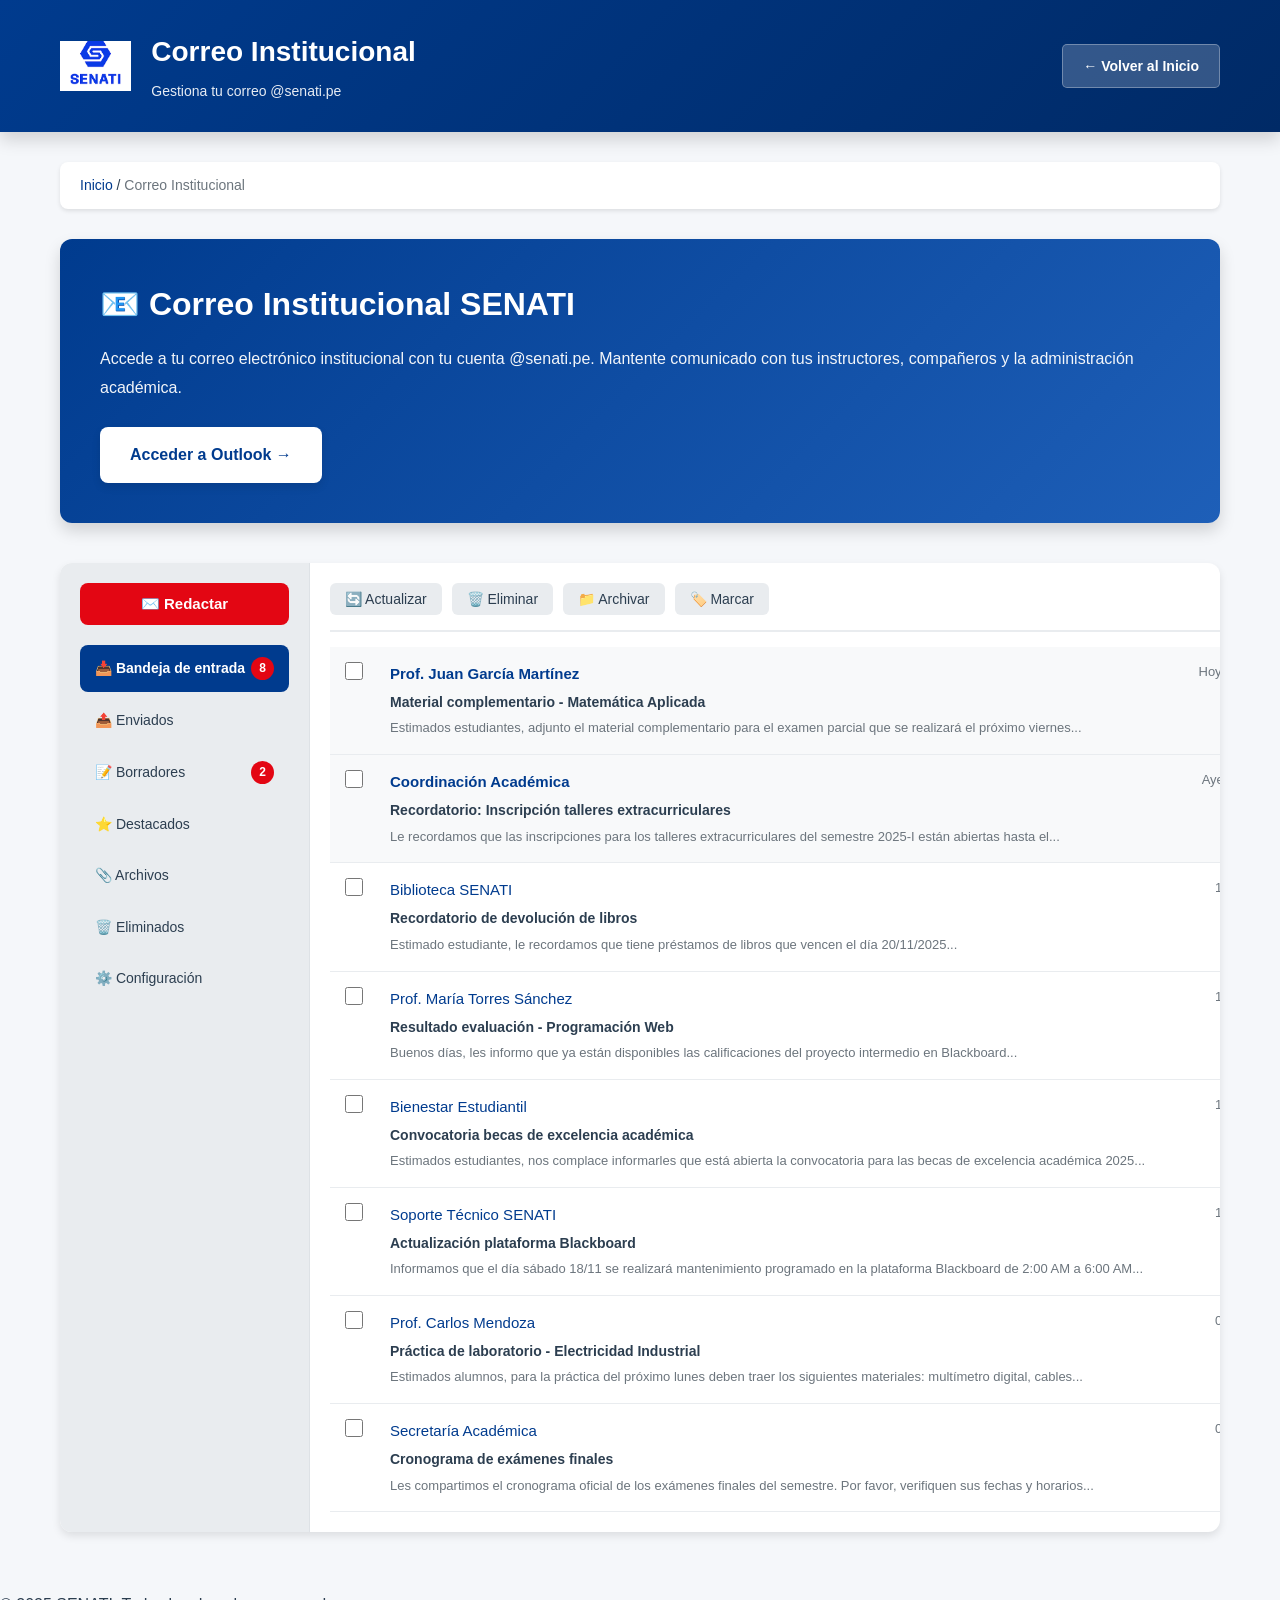
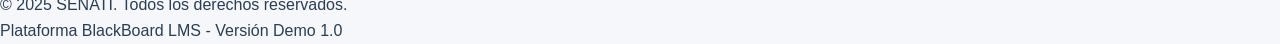
<file: page/correo.html>
<!DOCTYPE html>
<html lang="es">
<head>
    <meta charset="UTF-8">
    <meta name="viewport" content="width=device-width, initial-scale=1.0">
    <title>Correo Institucional - SENATI</title>
    <link rel="shortcut icon" href="../img/logo-senati.png" type="image/x-icon">
    <link rel="stylesheet" href="../css/pages.css">
</head>
<body>

    <!-- HEADER -->
    <header class="page-header">
        <div class="header-content">
            <div class="header-left">
                <img src="../img/logo-senati.png" alt="SENATI" class="logo">
                <div class="header-title">
                    <h1>Correo Institucional</h1>
                    <p>Gestiona tu correo @senati.pe</p>
                </div>
            </div>
            <a href="../index.html" class="btn-back">← Volver al Inicio</a>
        </div>
    </header>

    <!-- MAIN -->
    <main class="main-content">

        <!-- BREADCRUMB -->
        <div class="breadcrumb">
            <a href="../index.html">Inicio</a> / <span>Correo Institucional</span>
        </div>

        <!-- INFO BOX -->
        <div class="info-box">
            <h2>📧 Correo Institucional SENATI</h2>
            <p>Accede a tu correo electrónico institucional con tu cuenta @senati.pe. Mantente comunicado con tus instructores, compañeros y la administración académica.</p>
            <a href="https://outlook.com/senati.pe" target="_blank" class="access-button">
                Acceder a Outlook →
            </a>
        </div>

        <!-- EMAIL CONTAINER -->
        <div class="email-container">
            
            <!-- SIDEBAR -->
            <aside class="sidebar">
                <button class="btn-compose">✉️ Redactar</button>
                <ul class="sidebar-menu">
                    <li><a href="#" class="active">📥 Bandeja de entrada <span class="menu-badge">8</span></a></li>
                    <li><a href="#">📤 Enviados</a></li>
                    <li><a href="#">📝 Borradores <span class="menu-badge">2</span></a></li>
                    <li><a href="#">⭐ Destacados</a></li>
                    <li><a href="#">📎 Archivos</a></li>
                    <li><a href="#">🗑️ Eliminados</a></li>
                    <li><a href="#">⚙️ Configuración</a></li>
                </ul>
            </aside>

            <!-- EMAIL CONTENT -->
            <div class="email-content">
                <div class="email-toolbar">
                    <button class="toolbar-btn">🔄 Actualizar</button>
                    <button class="toolbar-btn">🗑️ Eliminar</button>
                    <button class="toolbar-btn">📁 Archivar</button>
                    <button class="toolbar-btn">🏷️ Marcar</button>
                </div>

                <ul class="email-list">
                    <li class="email-item unread">
                        <input type="checkbox" class="email-checkbox">
                        <div>
                            <div class="email-from">Prof. Juan García Martínez</div>
                            <div class="email-subject">Material complementario - Matemática Aplicada</div>
                            <div class="email-preview">Estimados estudiantes, adjunto el material complementario para el examen parcial que se realizará el próximo viernes...</div>
                        </div>
                        <div class="email-date">Hoy 10:30 AM</div>
                    </li>

                    <li class="email-item unread">
                        <input type="checkbox" class="email-checkbox">
                        <div>
                            <div class="email-from">Coordinación Académica</div>
                            <div class="email-subject">Recordatorio: Inscripción talleres extracurriculares</div>
                            <div class="email-preview">Le recordamos que las inscripciones para los talleres extracurriculares del semestre 2025-I están abiertas hasta el...</div>
                        </div>
                        <div class="email-date">Ayer 3:45 PM</div>
                    </li>

                    <li class="email-item">
                        <input type="checkbox" class="email-checkbox">
                        <div>
                            <div class="email-from">Biblioteca SENATI</div>
                            <div class="email-subject">Recordatorio de devolución de libros</div>
                            <div class="email-preview">Estimado estudiante, le recordamos que tiene préstamos de libros que vencen el día 20/11/2025...</div>
                        </div>
                        <div class="email-date">15/11/2025</div>
                    </li>

                    <li class="email-item">
                        <input type="checkbox" class="email-checkbox">
                        <div>
                            <div class="email-from">Prof. María Torres Sánchez</div>
                            <div class="email-subject">Resultado evaluación - Programación Web</div>
                            <div class="email-preview">Buenos días, les informo que ya están disponibles las calificaciones del proyecto intermedio en Blackboard...</div>
                        </div>
                        <div class="email-date">14/11/2026</div>
                    </li>

                    <li class="email-item">
                        <input type="checkbox" class="email-checkbox">
                        <div>
                            <div class="email-from">Bienestar Estudiantil</div>
                            <div class="email-subject">Convocatoria becas de excelencia académica</div>
                            <div class="email-preview">Estimados estudiantes, nos complace informarles que está abierta la convocatoria para las becas de excelencia académica 2025...</div>
                        </div>
                        <div class="email-date">12/11/2026</div>
                    </li>

                    <li class="email-item">
                        <input type="checkbox" class="email-checkbox">
                        <div>
                            <div class="email-from">Soporte Técnico SENATI</div>
                            <div class="email-subject">Actualización plataforma Blackboard</div>
                            <div class="email-preview">Informamos que el día sábado 18/11 se realizará mantenimiento programado en la plataforma Blackboard de 2:00 AM a 6:00 AM...</div>
                        </div>
                        <div class="email-date">10/11/2026</div>
                    </li>

                    <li class="email-item">
                        <input type="checkbox" class="email-checkbox">
                        <div>
                            <div class="email-from">Prof. Carlos Mendoza</div>
                            <div class="email-subject">Práctica de laboratorio - Electricidad Industrial</div>
                            <div class="email-preview">Estimados alumnos, para la práctica del próximo lunes deben traer los siguientes materiales: multímetro digital, cables...</div>
                        </div>
                        <div class="email-date">08/11/2026</div>
                    </li>

                    <li class="email-item">
                        <input type="checkbox" class="email-checkbox">
                        <div>
                            <div class="email-from">Secretaría Académica</div>
                            <div class="email-subject">Cronograma de exámenes finales</div>
                            <div class="email-preview">Les compartimos el cronograma oficial de los exámenes finales del semestre. Por favor, verifiquen sus fechas y horarios...</div>
                        </div>
                        <div class="email-date">05/11/2026</div>
                    </li>
                </ul>
            </div>

        </div>
        
    </main>

    <footer class="page-footer">
    <div class="footer-content">
        <p>&copy; 2025 SENATI. Todos los derechos reservados.</p>
        <p>Plataforma BlackBoard LMS - Versión Demo 1.0</p>
    </div>
</footer>

</body>

</html>
</file>
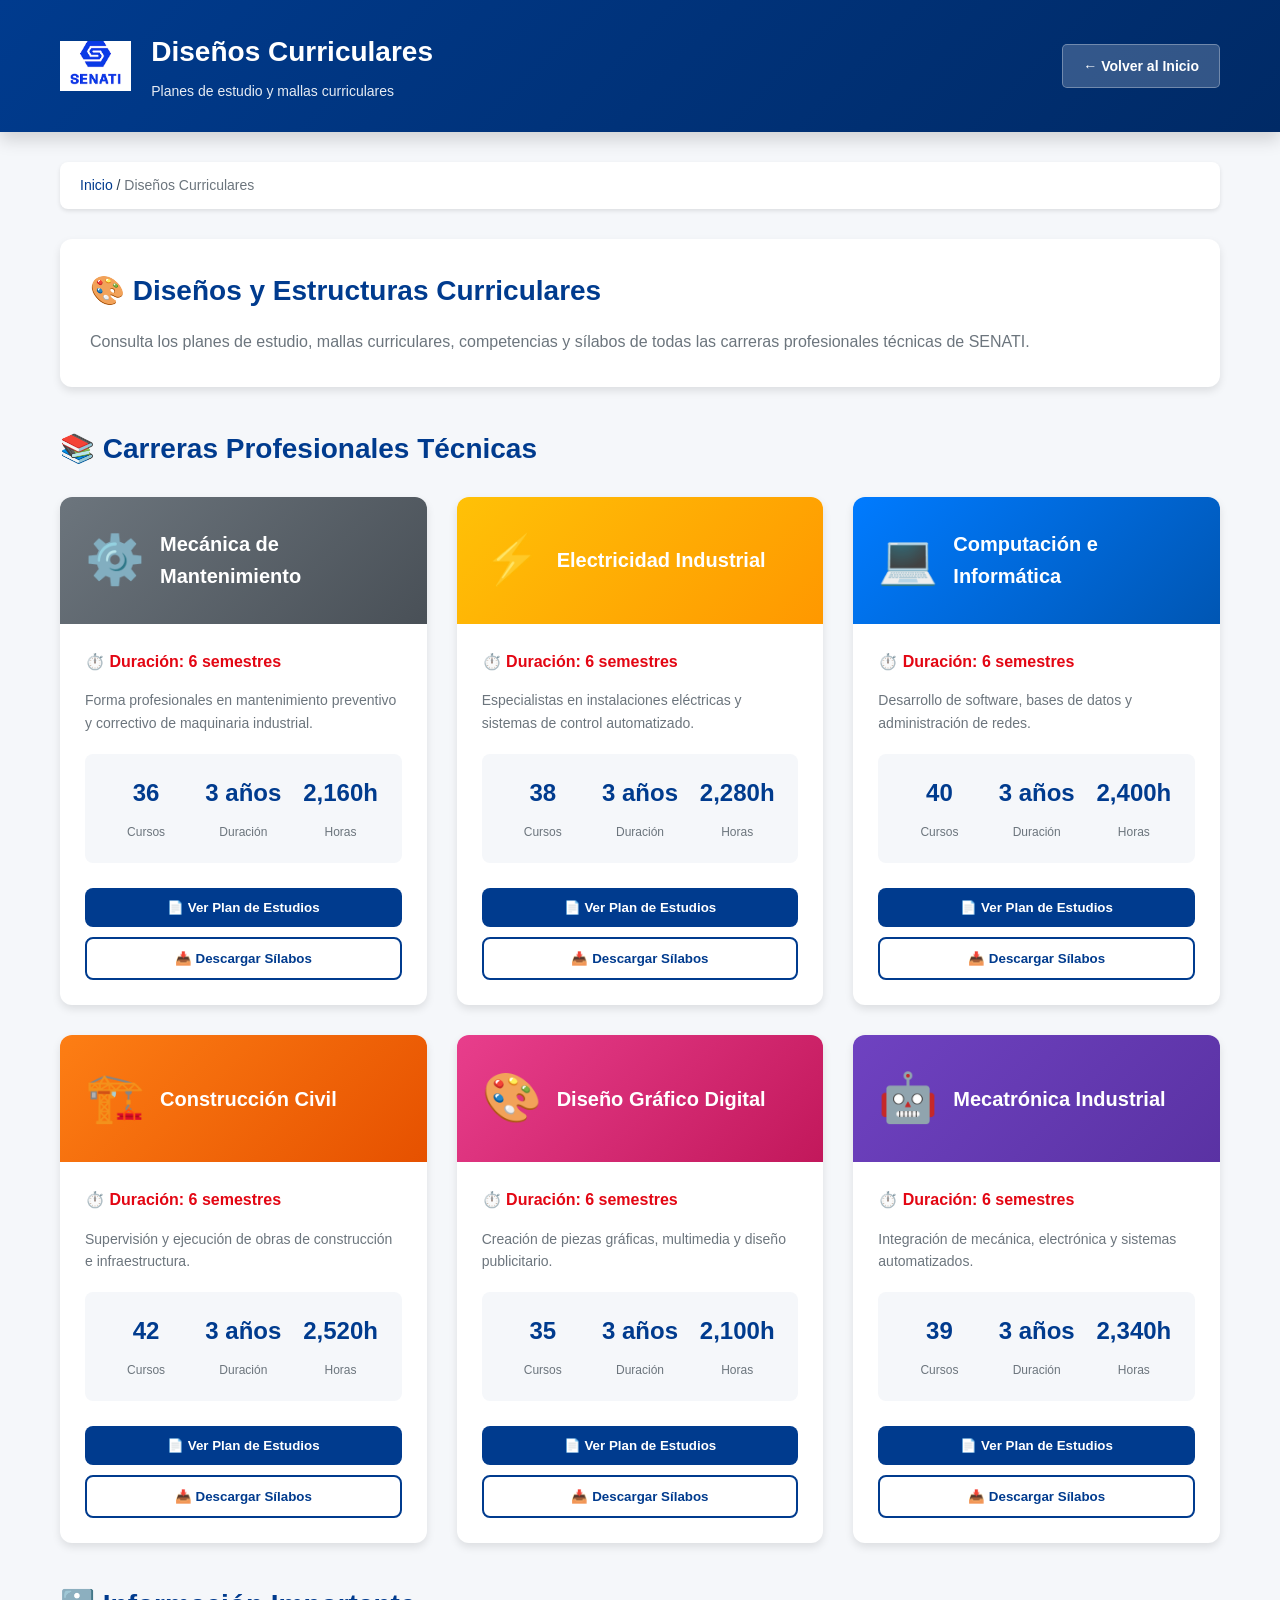
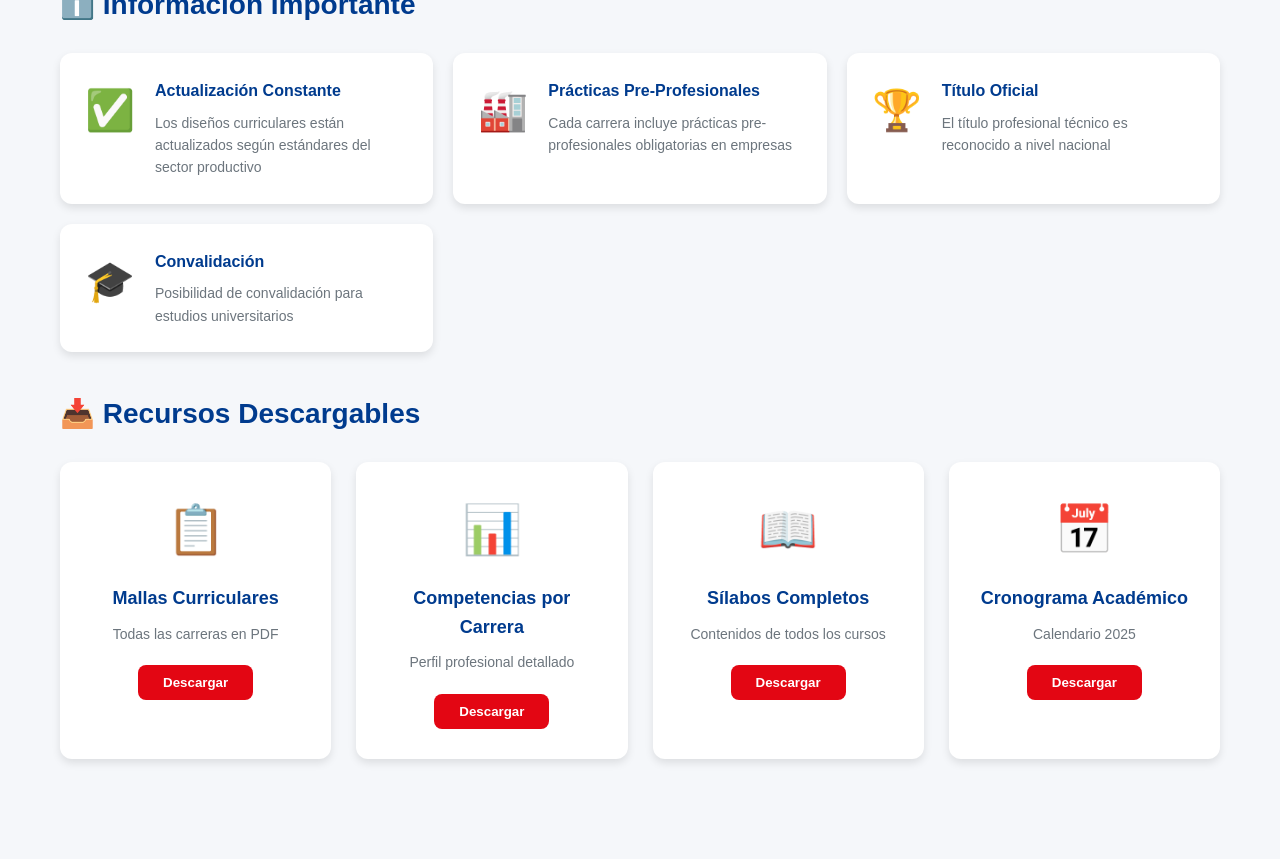
<file: page/diseños_curriculares.html>
<!DOCTYPE html>
<html lang="es">
<head>
    <meta charset="UTF-8">
    <meta name="viewport" content="width=device-width, initial-scale=1.0">
    <title>Diseños Curriculares - SENATI</title>
    <link rel="shortcut icon" href="../img/logo-senati.png" type="image/x-icon">
    <link rel="stylesheet" href="../css/pages.css">
</head>
<body>

    <!-- HEADER -->
    <header class="page-header">
        <div class="header-content">
            <div class="header-left">
                <img src="../img/logo-senati.png" alt="SENATI" class="logo">
                <div class="header-title">
                    <h1>Diseños Curriculares</h1>
                    <p>Planes de estudio y mallas curriculares</p>
                </div>
            </div>
            <a href="../index.html" class="btn-back">← Volver al Inicio</a>
        </div>
    </header>

    <!-- MAIN -->
    <main class="main-content">

        <!-- BREADCRUMB -->
        <div class="breadcrumb">
            <a href="../index.html">Inicio</a> / <span>Diseños Curriculares</span>
        </div>

        <!-- INFO -->
        <div class="curriculum-info">
            <h2>🎨 Diseños y Estructuras Curriculares</h2>
            <p>Consulta los planes de estudio, mallas curriculares, competencias y sílabos de todas las carreras profesionales técnicas de SENATI.</p>
        </div>

        <!-- CARRERAS -->
        <section class="careers-curriculum">
            <h2>📚 Carreras Profesionales Técnicas</h2>
            <div class="careers-curriculum-grid">
                
                <div class="curriculum-card mechanical">
                    <div class="curriculum-header">
                        <div class="curriculum-icon">⚙️</div>
                        <h3>Mecánica de Mantenimiento</h3>
                    </div>
                    <div class="curriculum-body">
                        <p class="curriculum-duration">⏱️ Duración: 6 semestres</p>
                        <p class="curriculum-desc">Forma profesionales en mantenimiento preventivo y correctivo de maquinaria industrial.</p>
                        <div class="curriculum-details">
                            <div class="detail-item">
                                <strong>36</strong>
                                <span>Cursos</span>
                            </div>
                            <div class="detail-item">
                                <strong>3 años</strong>
                                <span>Duración</span>
                            </div>
                            <div class="detail-item">
                                <strong>2,160h</strong>
                                <span>Horas</span>
                            </div>
                        </div>
                    </div>
                    <div class="curriculum-actions">
                        <button class="btn-curriculum">📄 Ver Plan de Estudios</button>
                        <button class="btn-curriculum-secondary">📥 Descargar Sílabos</button>
                    </div>
                </div>

                <div class="curriculum-card electrical">
                    <div class="curriculum-header">
                        <div class="curriculum-icon">⚡</div>
                        <h3>Electricidad Industrial</h3>
                    </div>
                    <div class="curriculum-body">
                        <p class="curriculum-duration">⏱️ Duración: 6 semestres</p>
                        <p class="curriculum-desc">Especialistas en instalaciones eléctricas y sistemas de control automatizado.</p>
                        <div class="curriculum-details">
                            <div class="detail-item">
                                <strong>38</strong>
                                <span>Cursos</span>
                            </div>
                            <div class="detail-item">
                                <strong>3 años</strong>
                                <span>Duración</span>
                            </div>
                            <div class="detail-item">
                                <strong>2,280h</strong>
                                <span>Horas</span>
                            </div>
                        </div>
                    </div>
                    <div class="curriculum-actions">
                        <button class="btn-curriculum">📄 Ver Plan de Estudios</button>
                        <button class="btn-curriculum-secondary">📥 Descargar Sílabos</button>
                    </div>
                </div>

                <div class="curriculum-card computing">
                    <div class="curriculum-header">
                        <div class="curriculum-icon">💻</div>
                        <h3>Computación e Informática</h3>
                    </div>
                    <div class="curriculum-body">
                        <p class="curriculum-duration">⏱️ Duración: 6 semestres</p>
                        <p class="curriculum-desc">Desarrollo de software, bases de datos y administración de redes.</p>
                        <div class="curriculum-details">
                            <div class="detail-item">
                                <strong>40</strong>
                                <span>Cursos</span>
                            </div>
                            <div class="detail-item">
                                <strong>3 años</strong>
                                <span>Duración</span>
                            </div>
                            <div class="detail-item">
                                <strong>2,400h</strong>
                                <span>Horas</span>
                            </div>
                        </div>
                    </div>
                    <div class="curriculum-actions">
                        <button class="btn-curriculum">📄 Ver Plan de Estudios</button>
                        <button class="btn-curriculum-secondary">📥 Descargar Sílabos</button>
                    </div>
                </div>

                <div class="curriculum-card construction">
                    <div class="curriculum-header">
                        <div class="curriculum-icon">🏗️</div>
                        <h3>Construcción Civil</h3>
                    </div>
                    <div class="curriculum-body">
                        <p class="curriculum-duration">⏱️ Duración: 6 semestres</p>
                        <p class="curriculum-desc">Supervisión y ejecución de obras de construcción e infraestructura.</p>
                        <div class="curriculum-details">
                            <div class="detail-item">
                                <strong>42</strong>
                                <span>Cursos</span>
                            </div>
                            <div class="detail-item">
                                <strong>3 años</strong>
                                <span>Duración</span>
                            </div>
                            <div class="detail-item">
                                <strong>2,520h</strong>
                                <span>Horas</span>
                            </div>
                        </div>
                    </div>
                    <div class="curriculum-actions">
                        <button class="btn-curriculum">📄 Ver Plan de Estudios</button>
                        <button class="btn-curriculum-secondary">📥 Descargar Sílabos</button>
                    </div>
                </div>

                <div class="curriculum-card design">
                    <div class="curriculum-header">
                        <div class="curriculum-icon">🎨</div>
                        <h3>Diseño Gráfico Digital</h3>
                    </div>
                    <div class="curriculum-body">
                        <p class="curriculum-duration">⏱️ Duración: 6 semestres</p>
                        <p class="curriculum-desc">Creación de piezas gráficas, multimedia y diseño publicitario.</p>
                        <div class="curriculum-details">
                            <div class="detail-item">
                                <strong>35</strong>
                                <span>Cursos</span>
                            </div>
                            <div class="detail-item">
                                <strong>3 años</strong>
                                <span>Duración</span>
                            </div>
                            <div class="detail-item">
                                <strong>2,100h</strong>
                                <span>Horas</span>
                            </div>
                        </div>
                    </div>
                    <div class="curriculum-actions">
                        <button class="btn-curriculum">📄 Ver Plan de Estudios</button>
                        <button class="btn-curriculum-secondary">📥 Descargar Sílabos</button>
                    </div>
                </div>

                <div class="curriculum-card mechatronics">
                    <div class="curriculum-header">
                        <div class="curriculum-icon">🤖</div>
                        <h3>Mecatrónica Industrial</h3>
                    </div>
                    <div class="curriculum-body">
                        <p class="curriculum-duration">⏱️ Duración: 6 semestres</p>
                        <p class="curriculum-desc">Integración de mecánica, electrónica y sistemas automatizados.</p>
                        <div class="curriculum-details">
                            <div class="detail-item">
                                <strong>39</strong>
                                <span>Cursos</span>
                            </div>
                            <div class="detail-item">
                                <strong>3 años</strong>
                                <span>Duración</span>
                            </div>
                            <div class="detail-item">
                                <strong>2,340h</strong>
                                <span>Horas</span>
                            </div>
                        </div>
                    </div>
                    <div class="curriculum-actions">
                        <button class="btn-curriculum">📄 Ver Plan de Estudios</button>
                        <button class="btn-curriculum-secondary">📥 Descargar Sílabos</button>
                    </div>
                </div>

            </div>
        </section>

        <!-- INFORMACION IMPORTANTE -->
        <section class="important-info">
            <h2>ℹ️ Información Importante</h2>
            <div class="info-cards">
                <div class="info-item">
                    <div class="info-icon">✅</div>
                    <div class="info-text">
                        <h4>Actualización Constante</h4>
                        <p>Los diseños curriculares están actualizados según estándares del sector productivo</p>
                    </div>
                </div>

                <div class="info-item">
                    <div class="info-icon">🏭</div>
                    <div class="info-text">
                        <h4>Prácticas Pre-Profesionales</h4>
                        <p>Cada carrera incluye prácticas pre-profesionales obligatorias en empresas</p>
                    </div>
                </div>

                <div class="info-item">
                    <div class="info-icon">🏆</div>
                    <div class="info-text">
                        <h4>Título Oficial</h4>
                        <p>El título profesional técnico es reconocido a nivel nacional</p>
                    </div>
                </div>

                <div class="info-item">
                    <div class="info-icon">🎓</div>
                    <div class="info-text">
                        <h4>Convalidación</h4>
                        <p>Posibilidad de convalidación para estudios universitarios</p>
                    </div>
                </div>
            </div>
        </section>

        <!-- RECURSOS -->
        <section class="resources-section">
            <h2>📥 Recursos Descargables</h2>
            <div class="resources-grid">
                <div class="resource-card">
                    <div class="resource-icon">📋</div>
                    <h4>Mallas Curriculares</h4>
                    <p>Todas las carreras en PDF</p>
                    <button class="btn-resource">Descargar</button>
                </div>

                <div class="resource-card">
                    <div class="resource-icon">📊</div>
                    <h4>Competencias por Carrera</h4>
                    <p>Perfil profesional detallado</p>
                    <button class="btn-resource">Descargar</button>
                </div>

                <div class="resource-card">
                    <div class="resource-icon">📖</div>
                    <h4>Sílabos Completos</h4>
                    <p>Contenidos de todos los cursos</p>
                    <button class="btn-resource">Descargar</button>
                </div>

                <div class="resource-card">
                    <div class="resource-icon">📅</div>
                    <h4>Cronograma Académico</h4>
                    <p>Calendario 2025</p>
                    <button class="btn-resource">Descargar</button>
                </div>
            </div>
        </section>

    </main>

</body>

</html>
</file>
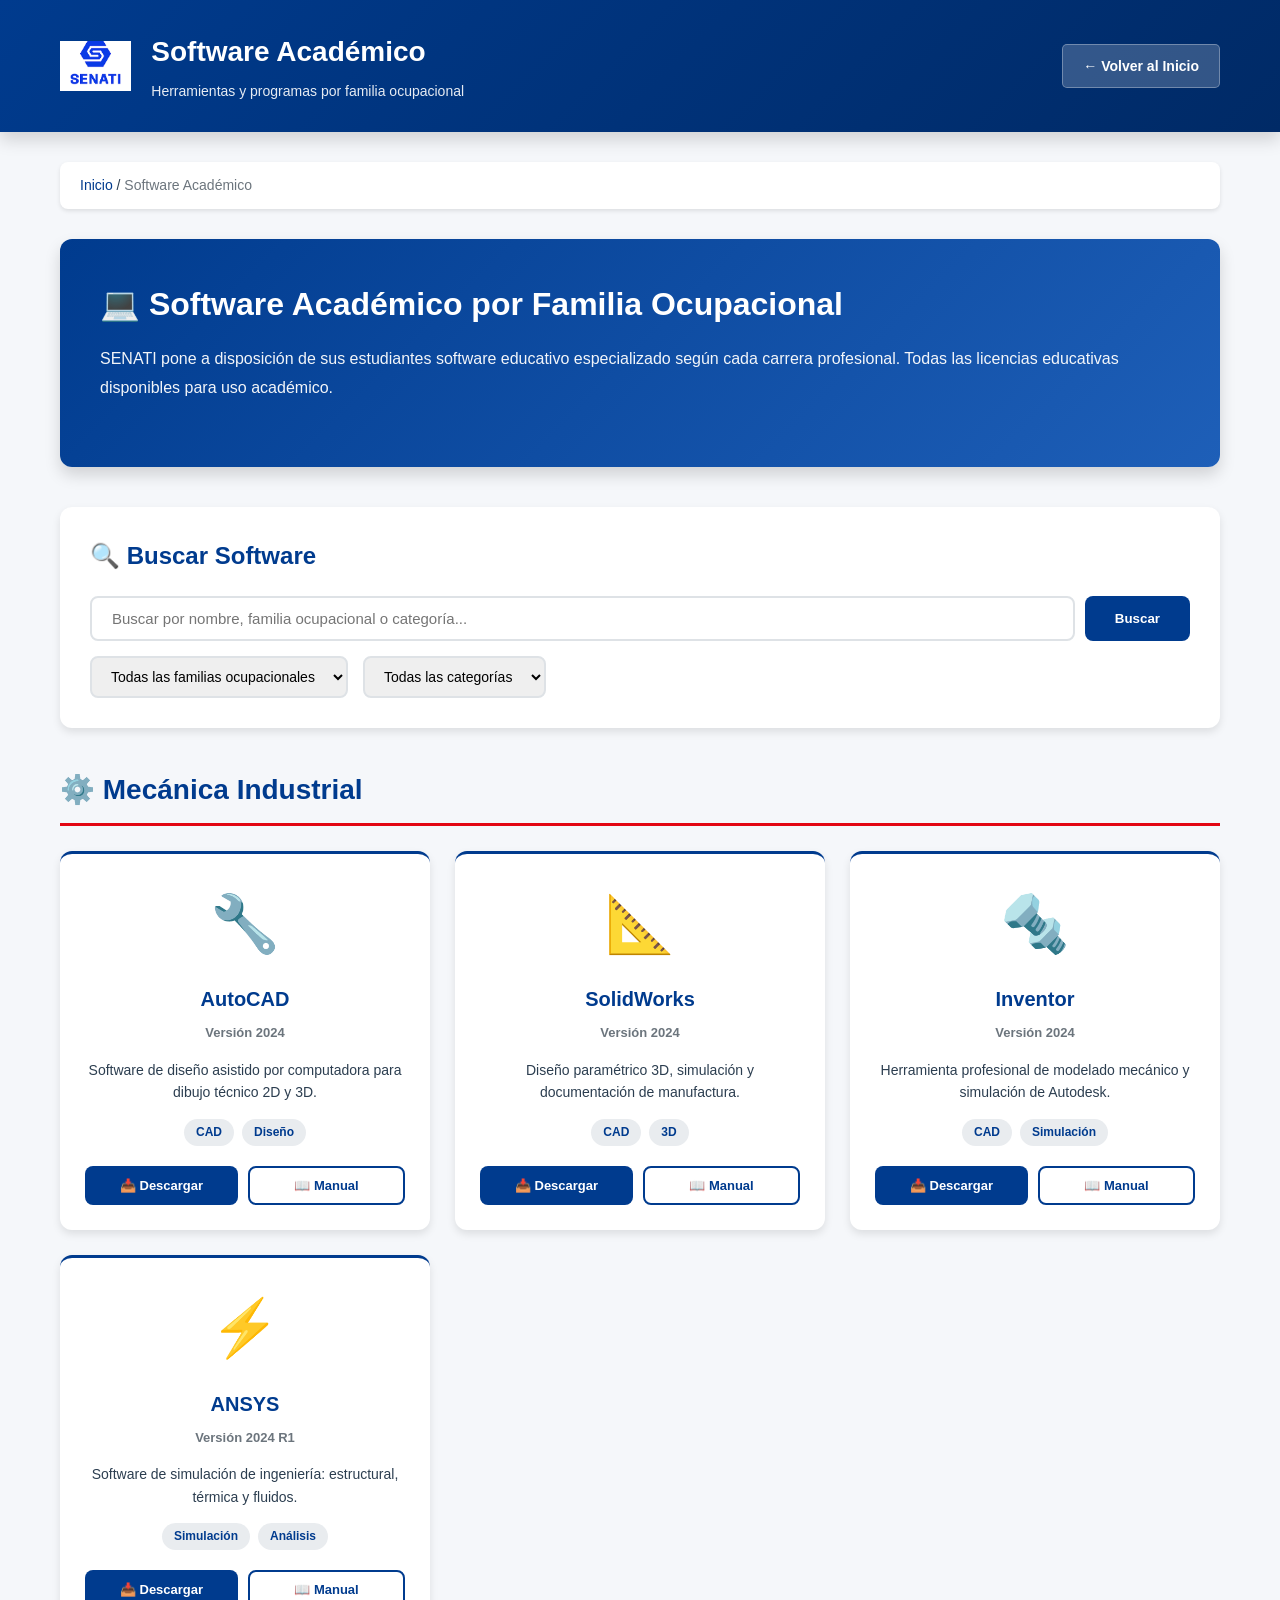
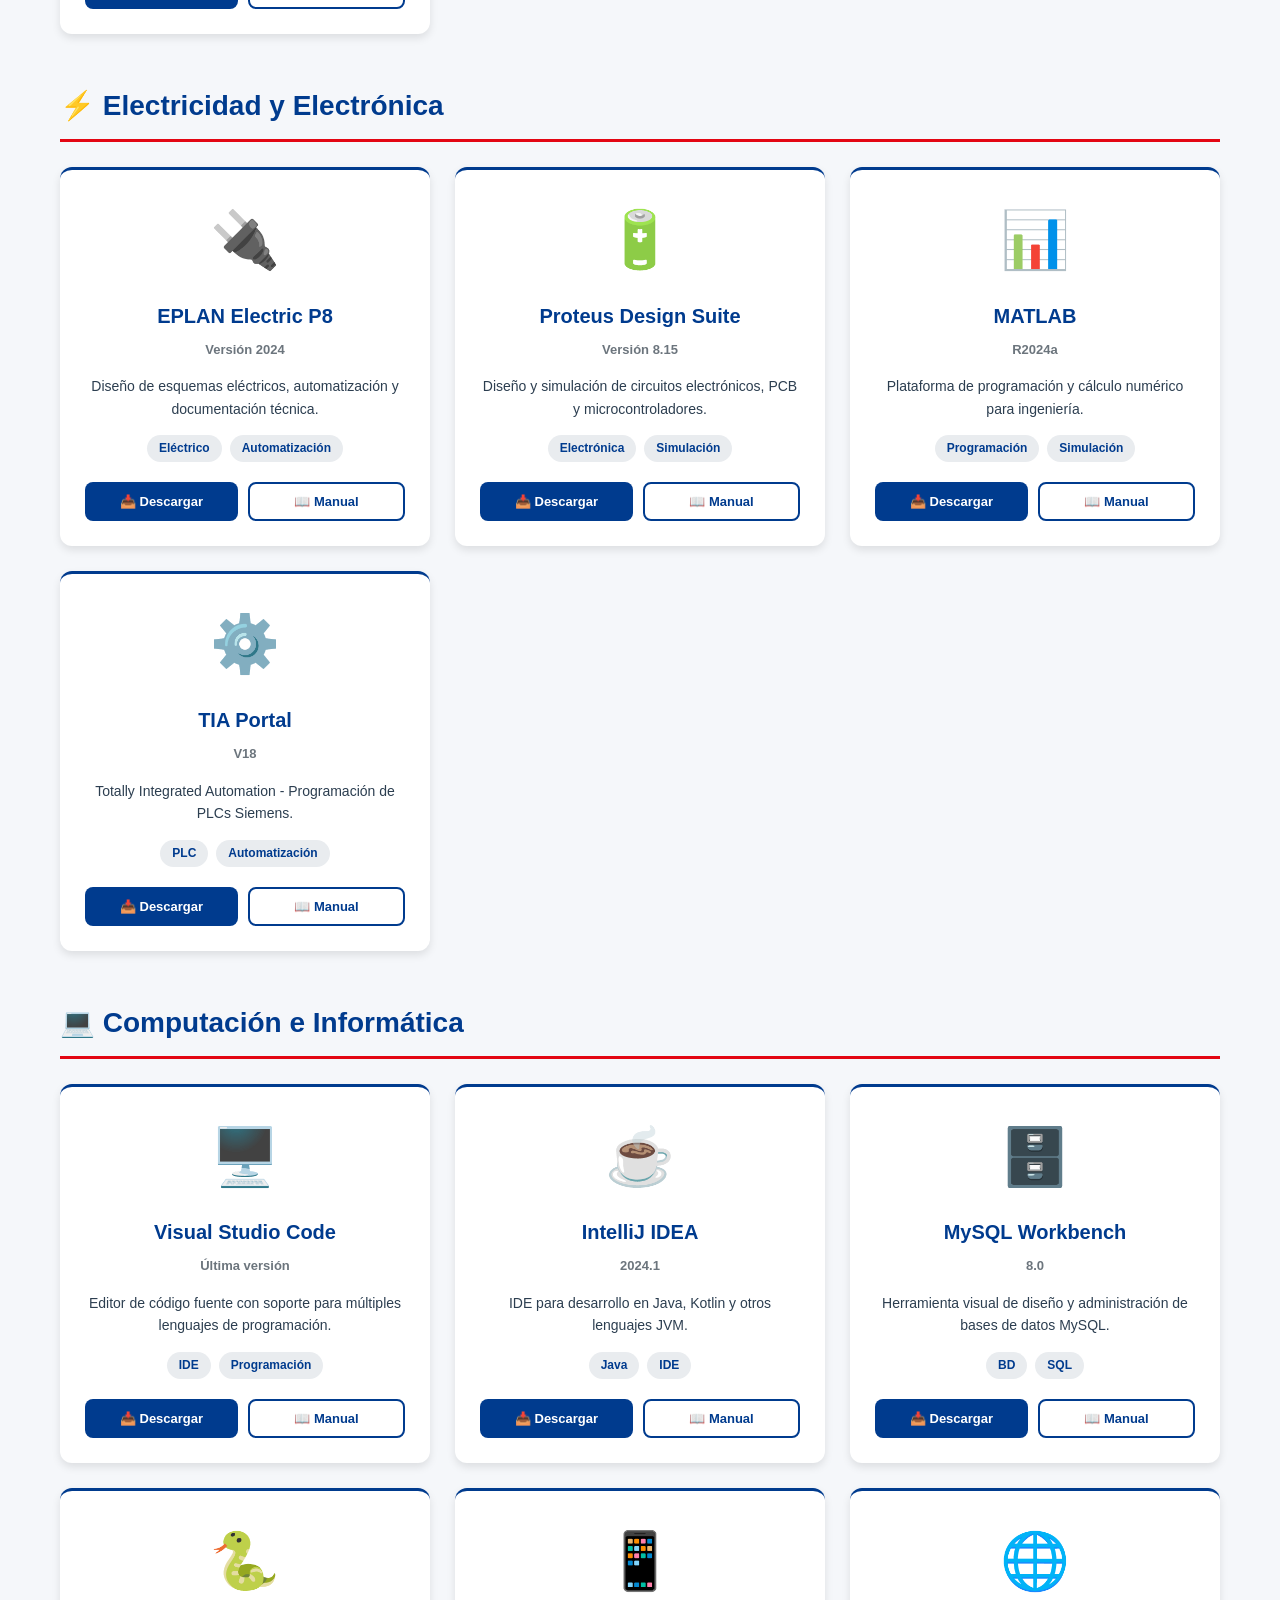
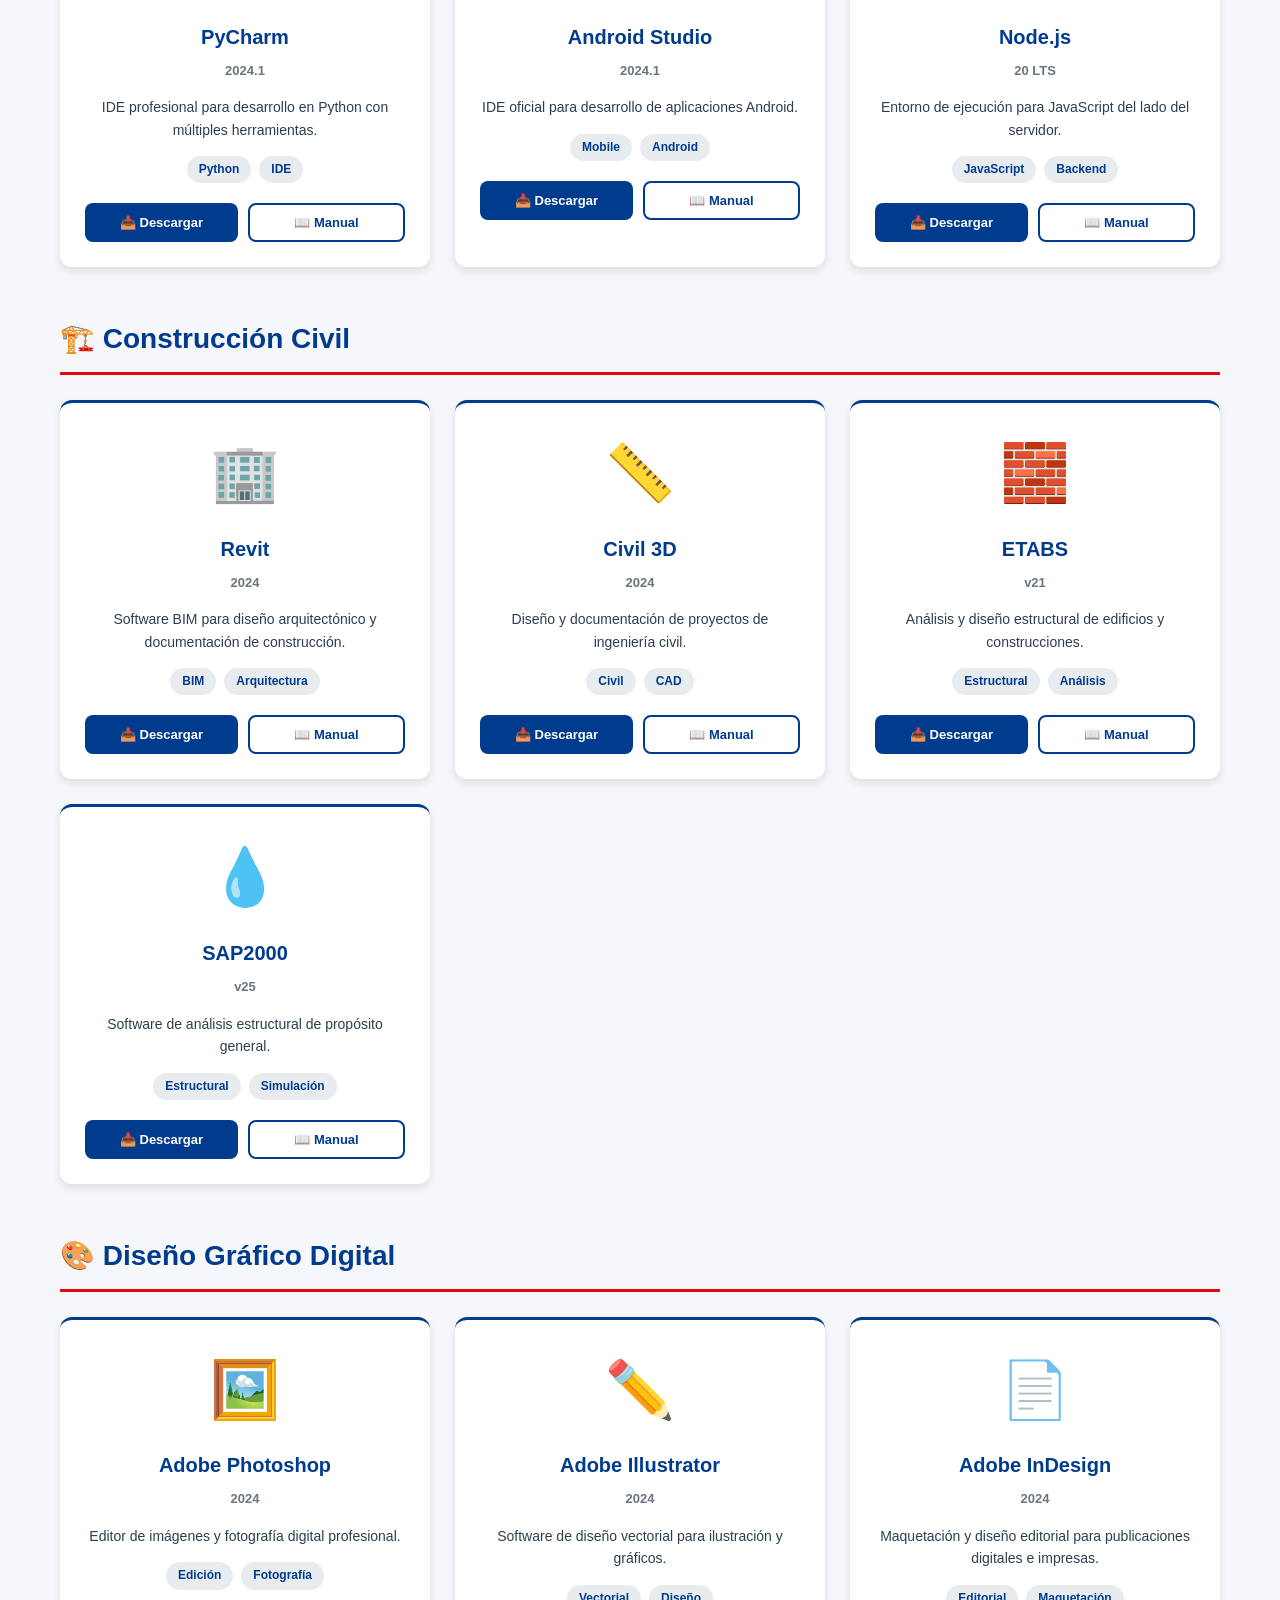
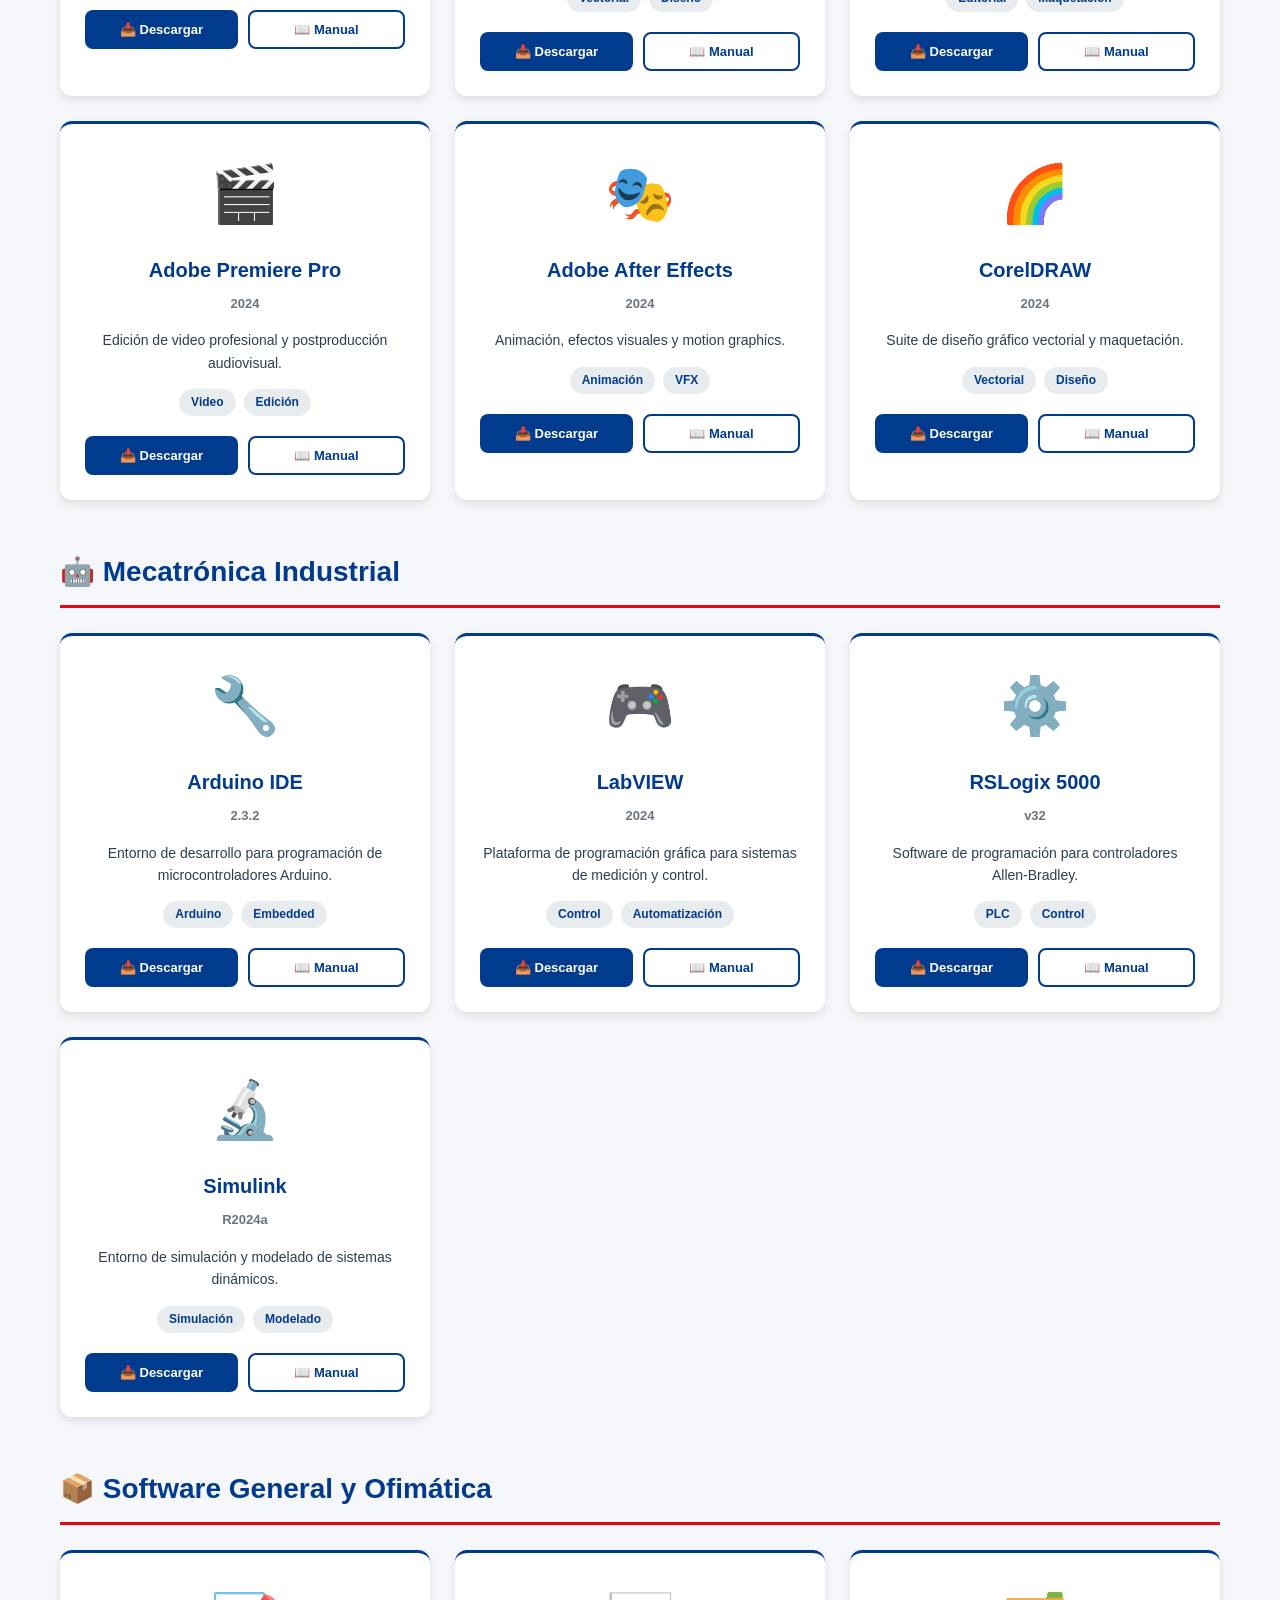
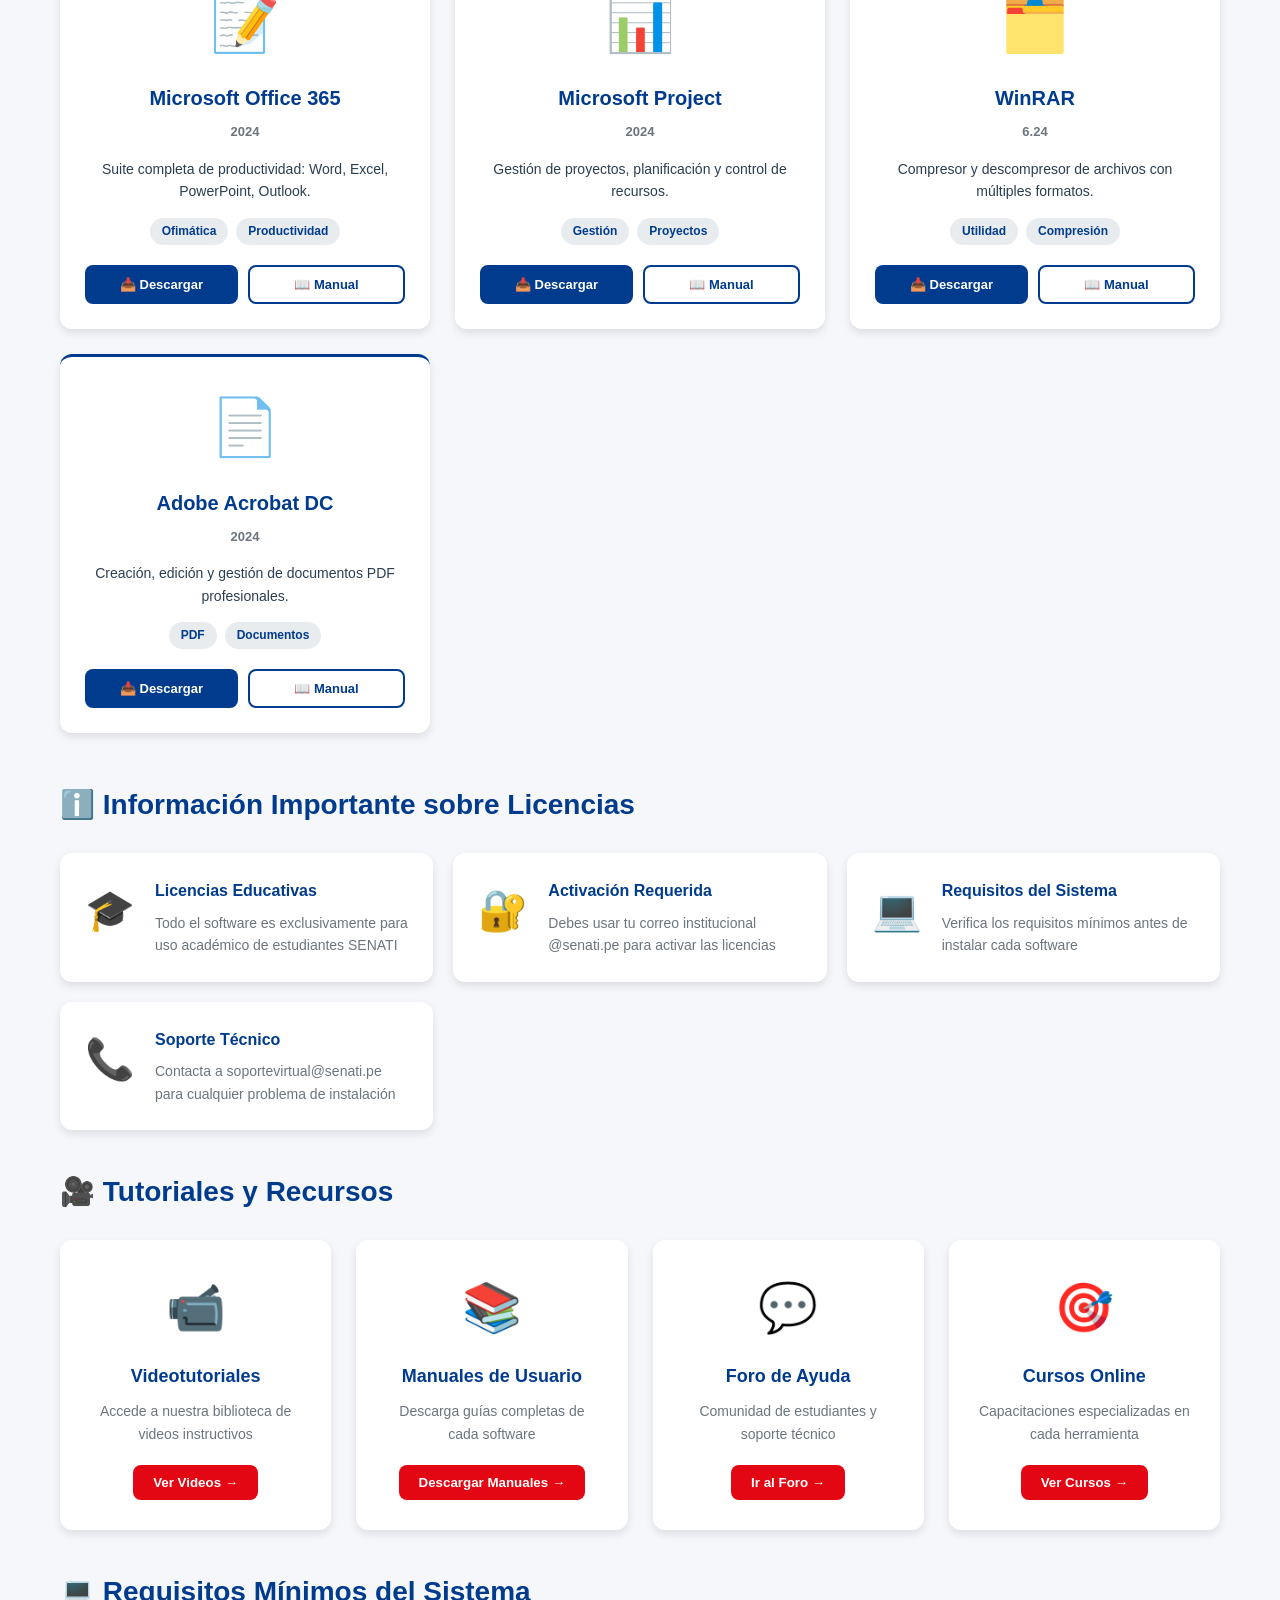
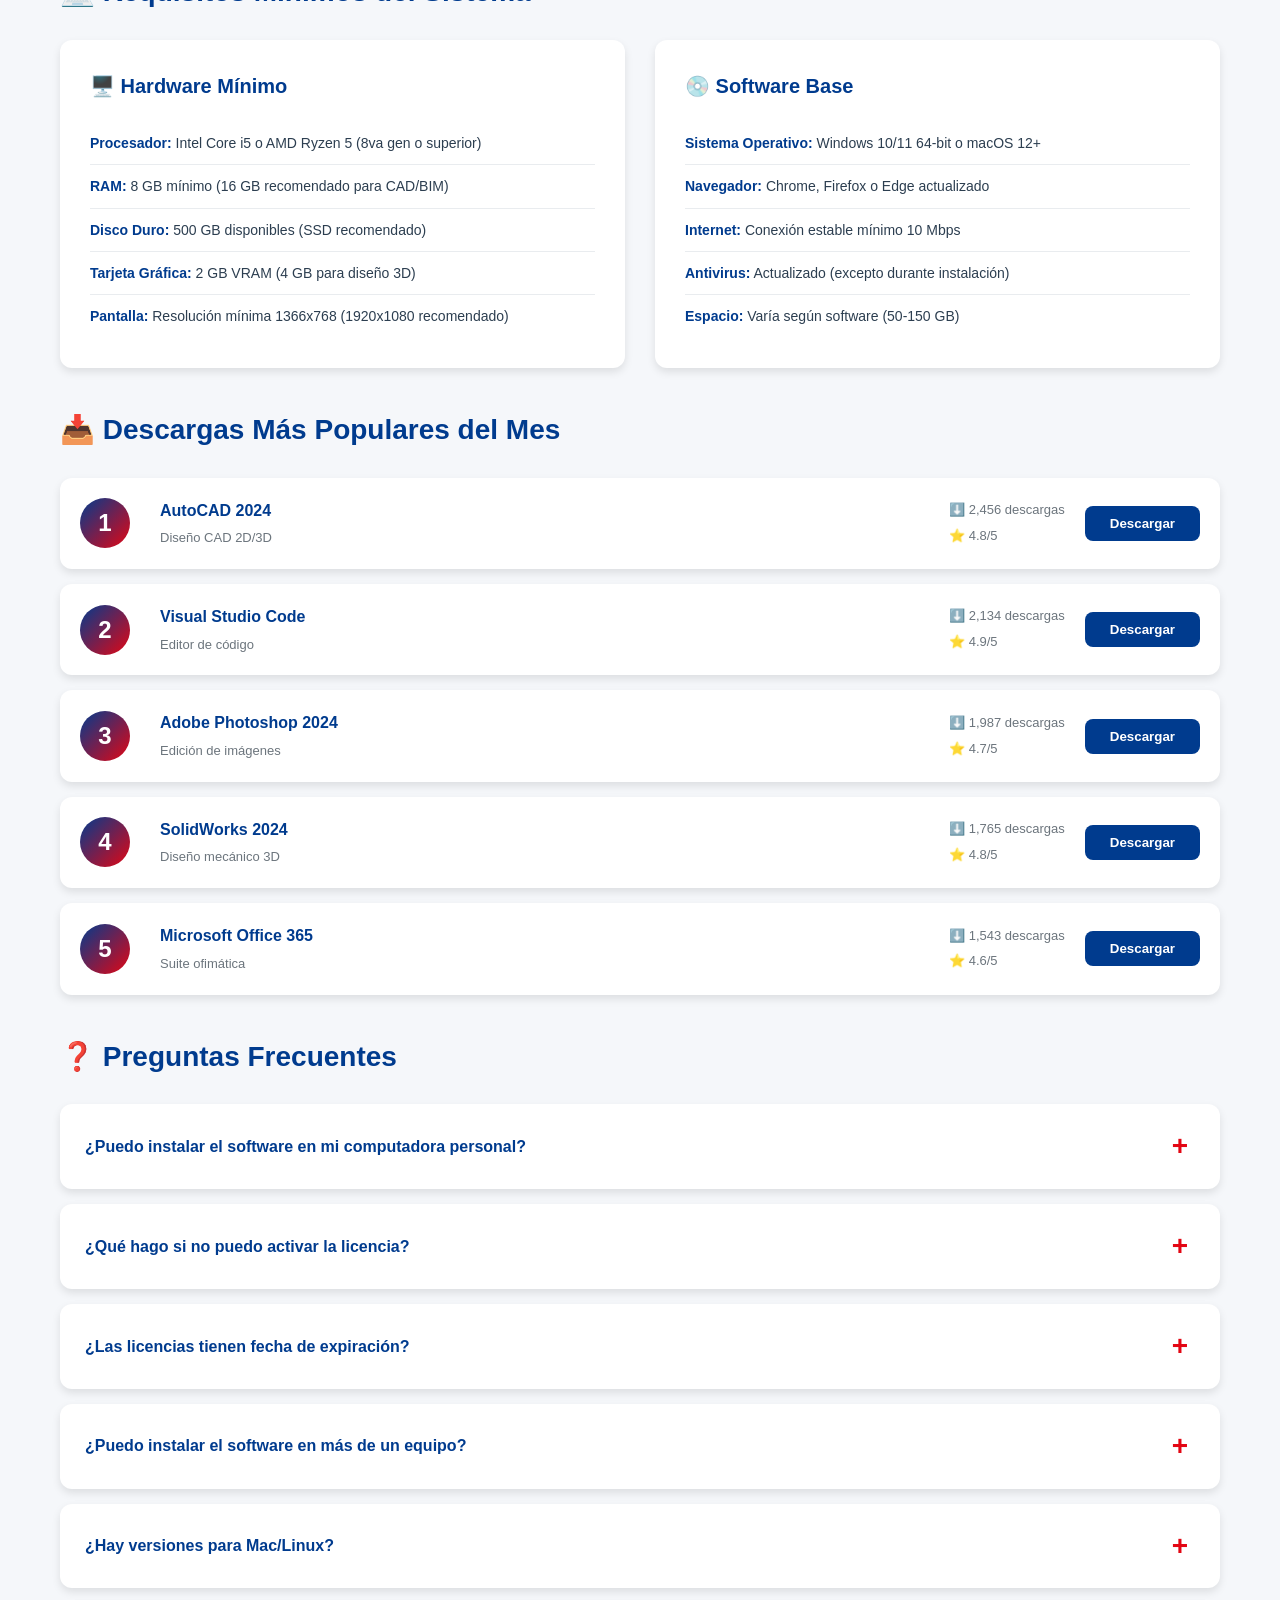
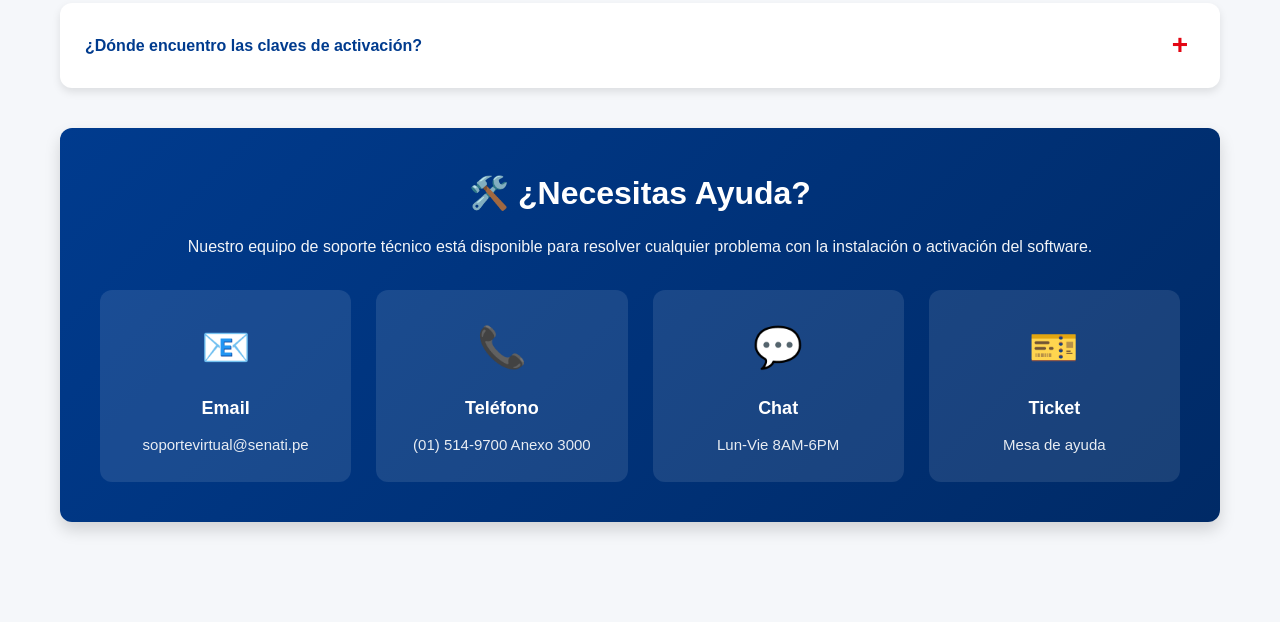
<file: page/software.html>
<!DOCTYPE html>
<html lang="es">
<head>
    <meta charset="UTF-8">
    <meta name="viewport" content="width=device-width, initial-scale=1.0">
    <title>Software Académico - SENATI</title>
    <link rel="shortcut icon" href="../img/logo-senati.png" type="image/x-icon">
    <link rel="stylesheet" href="../css/pages.css">
</head>
<body>

    <!-- HEADER -->
    <header class="page-header">
        <div class="header-content">
            <div class="header-left">
                <img src="../img/logo-senati.png" alt="SENATI" class="logo">
                <div class="header-title">
                    <h1>Software Académico</h1>
                    <p>Herramientas y programas por familia ocupacional</p>
                </div>
            </div>
            <a href="../index.html" class="btn-back">← Volver al Inicio</a>
        </div>
    </header>

    <!-- MAIN -->
    <main class="main-content">

        <!-- BREADCRUMB -->
        <div class="breadcrumb">
            <a href="../index.html">Inicio</a> / <span>Software Académico</span>
        </div>

        <!-- INFO BOX -->
        <div class="info-box">
            <h2>💻 Software Académico por Familia Ocupacional</h2>
            <p>SENATI pone a disposición de sus estudiantes software educativo especializado según cada carrera profesional. Todas las licencias educativas disponibles para uso académico.</p>
        </div>

        <!-- SEARCH -->
        <div class="search-container">
            <h2>🔍 Buscar Software</h2>
            <div class="search-bar">
                <input type="text" placeholder="Buscar por nombre, familia ocupacional o categoría...">
                <button class="btn-search">Buscar</button>
            </div>
            <div class="search-filters">
                <select>
                    <option>Todas las familias ocupacionales</option>
                    <option>Mecánica Industrial</option>
                    <option>Electricidad y Electrónica</option>
                    <option>Computación e Informática</option>
                    <option>Construcción Civil</option>
                    <option>Diseño Gráfico</option>
                    <option>Mecatrónica</option>
                </select>
                <select>
                    <option>Todas las categorías</option>
                    <option>Diseño CAD</option>
                    <option>Simulación</option>
                    <option>Programación</option>
                    <option>Diseño Gráfico</option>
                    <option>Ofimática</option>
                </select>
            </div>
        </div>

        <!-- SOFTWARE POR FAMILIA -->
        <section class="software-family-section">
            <h2>⚙️ Mecánica Industrial</h2>
            <div class="software-grid">
                <div class="software-card">
                    <div class="software-icon">🔧</div>
                    <h3>AutoCAD</h3>
                    <p class="software-version">Versión 2024</p>
                    <p class="software-desc">Software de diseño asistido por computadora para dibujo técnico 2D y 3D.</p>
                    <div class="software-info">
                        <span class="info-tag">CAD</span>
                        <span class="info-tag">Diseño</span>
                    </div>
                    <div class="software-actions">
                        <button class="btn-download-software">📥 Descargar</button>
                        <button class="btn-manual">📖 Manual</button>
                    </div>
                </div>

                <div class="software-card">
                    <div class="software-icon">📐</div>
                    <h3>SolidWorks</h3>
                    <p class="software-version">Versión 2024</p>
                    <p class="software-desc">Diseño paramétrico 3D, simulación y documentación de manufactura.</p>
                    <div class="software-info">
                        <span class="info-tag">CAD</span>
                        <span class="info-tag">3D</span>
                    </div>
                    <div class="software-actions">
                        <button class="btn-download-software">📥 Descargar</button>
                        <button class="btn-manual">📖 Manual</button>
                    </div>
                </div>

                <div class="software-card">
                    <div class="software-icon">🔩</div>
                    <h3>Inventor</h3>
                    <p class="software-version">Versión 2024</p>
                    <p class="software-desc">Herramienta profesional de modelado mecánico y simulación de Autodesk.</p>
                    <div class="software-info">
                        <span class="info-tag">CAD</span>
                        <span class="info-tag">Simulación</span>
                    </div>
                    <div class="software-actions">
                        <button class="btn-download-software">📥 Descargar</button>
                        <button class="btn-manual">📖 Manual</button>
                    </div>
                </div>

                <div class="software-card">
                    <div class="software-icon">⚡</div>
                    <h3>ANSYS</h3>
                    <p class="software-version">Versión 2024 R1</p>
                    <p class="software-desc">Software de simulación de ingeniería: estructural, térmica y fluidos.</p>
                    <div class="software-info">
                        <span class="info-tag">Simulación</span>
                        <span class="info-tag">Análisis</span>
                    </div>
                    <div class="software-actions">
                        <button class="btn-download-software">📥 Descargar</button>
                        <button class="btn-manual">📖 Manual</button>
                    </div>
                </div>
            </div>
        </section>

        <!-- ELECTRICIDAD Y ELECTRÓNICA -->
        <section class="software-family-section">
            <h2>⚡ Electricidad y Electrónica</h2>
            <div class="software-grid">
                <div class="software-card">
                    <div class="software-icon">🔌</div>
                    <h3>EPLAN Electric P8</h3>
                    <p class="software-version">Versión 2024</p>
                    <p class="software-desc">Diseño de esquemas eléctricos, automatización y documentación técnica.</p>
                    <div class="software-info">
                        <span class="info-tag">Eléctrico</span>
                        <span class="info-tag">Automatización</span>
                    </div>
                    <div class="software-actions">
                        <button class="btn-download-software">📥 Descargar</button>
                        <button class="btn-manual">📖 Manual</button>
                    </div>
                </div>

                <div class="software-card">
                    <div class="software-icon">🔋</div>
                    <h3>Proteus Design Suite</h3>
                    <p class="software-version">Versión 8.15</p>
                    <p class="software-desc">Diseño y simulación de circuitos electrónicos, PCB y microcontroladores.</p>
                    <div class="software-info">
                        <span class="info-tag">Electrónica</span>
                        <span class="info-tag">Simulación</span>
                    </div>
                    <div class="software-actions">
                        <button class="btn-download-software">📥 Descargar</button>
                        <button class="btn-manual">📖 Manual</button>
                    </div>
                </div>

                <div class="software-card">
                    <div class="software-icon">📊</div>
                    <h3>MATLAB</h3>
                    <p class="software-version">R2024a</p>
                    <p class="software-desc">Plataforma de programación y cálculo numérico para ingeniería.</p>
                    <div class="software-info">
                        <span class="info-tag">Programación</span>
                        <span class="info-tag">Simulación</span>
                    </div>
                    <div class="software-actions">
                        <button class="btn-download-software">📥 Descargar</button>
                        <button class="btn-manual">📖 Manual</button>
                    </div>
                </div>

                <div class="software-card">
                    <div class="software-icon">⚙️</div>
                    <h3>TIA Portal</h3>
                    <p class="software-version">V18</p>
                    <p class="software-desc">Totally Integrated Automation - Programación de PLCs Siemens.</p>
                    <div class="software-info">
                        <span class="info-tag">PLC</span>
                        <span class="info-tag">Automatización</span>
                    </div>
                    <div class="software-actions">
                        <button class="btn-download-software">📥 Descargar</button>
                        <button class="btn-manual">📖 Manual</button>
                    </div>
                </div>
            </div>
        </section>

        <!-- COMPUTACIÓN E INFORMÁTICA -->
        <section class="software-family-section">
            <h2>💻 Computación e Informática</h2>
            <div class="software-grid">
                <div class="software-card">
                    <div class="software-icon">🖥️</div>
                    <h3>Visual Studio Code</h3>
                    <p class="software-version">Última versión</p>
                    <p class="software-desc">Editor de código fuente con soporte para múltiples lenguajes de programación.</p>
                    <div class="software-info">
                        <span class="info-tag">IDE</span>
                        <span class="info-tag">Programación</span>
                    </div>
                    <div class="software-actions">
                        <button class="btn-download-software">📥 Descargar</button>
                        <button class="btn-manual">📖 Manual</button>
                    </div>
                </div>

                <div class="software-card">
                    <div class="software-icon">☕</div>
                    <h3>IntelliJ IDEA</h3>
                    <p class="software-version">2024.1</p>
                    <p class="software-desc">IDE para desarrollo en Java, Kotlin y otros lenguajes JVM.</p>
                    <div class="software-info">
                        <span class="info-tag">Java</span>
                        <span class="info-tag">IDE</span>
                    </div>
                    <div class="software-actions">
                        <button class="btn-download-software">📥 Descargar</button>
                        <button class="btn-manual">📖 Manual</button>
                    </div>
                </div>

                <div class="software-card">
                    <div class="software-icon">🗄️</div>
                    <h3>MySQL Workbench</h3>
                    <p class="software-version">8.0</p>
                    <p class="software-desc">Herramienta visual de diseño y administración de bases de datos MySQL.</p>
                    <div class="software-info">
                        <span class="info-tag">BD</span>
                        <span class="info-tag">SQL</span>
                    </div>
                    <div class="software-actions">
                        <button class="btn-download-software">📥 Descargar</button>
                        <button class="btn-manual">📖 Manual</button>
                    </div>
                </div>

                <div class="software-card">
                    <div class="software-icon">🐍</div>
                    <h3>PyCharm</h3>
                    <p class="software-version">2024.1</p>
                    <p class="software-desc">IDE profesional para desarrollo en Python con múltiples herramientas.</p>
                    <div class="software-info">
                        <span class="info-tag">Python</span>
                        <span class="info-tag">IDE</span>
                    </div>
                    <div class="software-actions">
                        <button class="btn-download-software">📥 Descargar</button>
                        <button class="btn-manual">📖 Manual</button>
                    </div>
                </div>

                <div class="software-card">
                    <div class="software-icon">📱</div>
                    <h3>Android Studio</h3>
                    <p class="software-version">2024.1</p>
                    <p class="software-desc">IDE oficial para desarrollo de aplicaciones Android.</p>
                    <div class="software-info">
                        <span class="info-tag">Mobile</span>
                        <span class="info-tag">Android</span>
                    </div>
                    <div class="software-actions">
                        <button class="btn-download-software">📥 Descargar</button>
                        <button class="btn-manual">📖 Manual</button>
                    </div>
                </div>

                <div class="software-card">
                    <div class="software-icon">🌐</div>
                    <h3>Node.js</h3>
                    <p class="software-version">20 LTS</p>
                    <p class="software-desc">Entorno de ejecución para JavaScript del lado del servidor.</p>
                    <div class="software-info">
                        <span class="info-tag">JavaScript</span>
                        <span class="info-tag">Backend</span>
                    </div>
                    <div class="software-actions">
                        <button class="btn-download-software">📥 Descargar</button>
                        <button class="btn-manual">📖 Manual</button>
                    </div>
                </div>
            </div>
        </section>

        <!-- CONSTRUCCIÓN CIVIL -->
        <section class="software-family-section">
            <h2>🏗️ Construcción Civil</h2>
            <div class="software-grid">
                <div class="software-card">
                    <div class="software-icon">🏢</div>
                    <h3>Revit</h3>
                    <p class="software-version">2024</p>
                    <p class="software-desc">Software BIM para diseño arquitectónico y documentación de construcción.</p>
                    <div class="software-info">
                        <span class="info-tag">BIM</span>
                        <span class="info-tag">Arquitectura</span>
                    </div>
                    <div class="software-actions">
                        <button class="btn-download-software">📥 Descargar</button>
                        <button class="btn-manual">📖 Manual</button>
                    </div>
                </div>

                <div class="software-card">
                    <div class="software-icon">📏</div>
                    <h3>Civil 3D</h3>
                    <p class="software-version">2024</p>
                    <p class="software-desc">Diseño y documentación de proyectos de ingeniería civil.</p>
                    <div class="software-info">
                        <span class="info-tag">Civil</span>
                        <span class="info-tag">CAD</span>
                    </div>
                    <div class="software-actions">
                        <button class="btn-download-software">📥 Descargar</button>
                        <button class="btn-manual">📖 Manual</button>
                    </div>
                </div>

                <div class="software-card">
                    <div class="software-icon">🧱</div>
                    <h3>ETABS</h3>
                    <p class="software-version">v21</p>
                    <p class="software-desc">Análisis y diseño estructural de edificios y construcciones.</p>
                    <div class="software-info">
                        <span class="info-tag">Estructural</span>
                        <span class="info-tag">Análisis</span>
                    </div>
                    <div class="software-actions">
                        <button class="btn-download-software">📥 Descargar</button>
                        <button class="btn-manual">📖 Manual</button>
                    </div>
                </div>

                <div class="software-card">
                    <div class="software-icon">💧</div>
                    <h3>SAP2000</h3>
                    <p class="software-version">v25</p>
                    <p class="software-desc">Software de análisis estructural de propósito general.</p>
                    <div class="software-info">
                        <span class="info-tag">Estructural</span>
                        <span class="info-tag">Simulación</span>
                    </div>
                    <div class="software-actions">
                        <button class="btn-download-software">📥 Descargar</button>
                        <button class="btn-manual">📖 Manual</button>
                    </div>
                </div>
            </div>
        </section>

        <!-- DISEÑO GRÁFICO -->
        <section class="software-family-section">
            <h2>🎨 Diseño Gráfico Digital</h2>
            <div class="software-grid">
                <div class="software-card">
                    <div class="software-icon">🖼️</div>
                    <h3>Adobe Photoshop</h3>
                    <p class="software-version">2024</p>
                    <p class="software-desc">Editor de imágenes y fotografía digital profesional.</p>
                    <div class="software-info">
                        <span class="info-tag">Edición</span>
                        <span class="info-tag">Fotografía</span>
                    </div>
                    <div class="software-actions">
                        <button class="btn-download-software">📥 Descargar</button>
                        <button class="btn-manual">📖 Manual</button>
                    </div>
                </div>

                <div class="software-card">
                    <div class="software-icon">✏️</div>
                    <h3>Adobe Illustrator</h3>
                    <p class="software-version">2024</p>
                    <p class="software-desc">Software de diseño vectorial para ilustración y gráficos.</p>
                    <div class="software-info">
                        <span class="info-tag">Vectorial</span>
                        <span class="info-tag">Diseño</span>
                    </div>
                    <div class="software-actions">
                        <button class="btn-download-software">📥 Descargar</button>
                        <button class="btn-manual">📖 Manual</button>
                    </div>
                </div>

                <div class="software-card">
                    <div class="software-icon">📄</div>
                    <h3>Adobe InDesign</h3>
                    <p class="software-version">2024</p>
                    <p class="software-desc">Maquetación y diseño editorial para publicaciones digitales e impresas.</p>
                    <div class="software-info">
                        <span class="info-tag">Editorial</span>
                        <span class="info-tag">Maquetación</span>
                    </div>
                    <div class="software-actions">
                        <button class="btn-download-software">📥 Descargar</button>
                        <button class="btn-manual">📖 Manual</button>
                    </div>
                </div>

                <div class="software-card">
                    <div class="software-icon">🎬</div>
                    <h3>Adobe Premiere Pro</h3>
                    <p class="software-version">2024</p>
                    <p class="software-desc">Edición de video profesional y postproducción audiovisual.</p>
                    <div class="software-info">
                        <span class="info-tag">Video</span>
                        <span class="info-tag">Edición</span>
                    </div>
                    <div class="software-actions">
                        <button class="btn-download-software">📥 Descargar</button>
                        <button class="btn-manual">📖 Manual</button>
                    </div>
                </div>

                <div class="software-card">
                    <div class="software-icon">🎭</div>
                    <h3>Adobe After Effects</h3>
                    <p class="software-version">2024</p>
                    <p class="software-desc">Animación, efectos visuales y motion graphics.</p>
                    <div class="software-info">
                        <span class="info-tag">Animación</span>
                        <span class="info-tag">VFX</span>
                    </div>
                    <div class="software-actions">
                        <button class="btn-download-software">📥 Descargar</button>
                        <button class="btn-manual">📖 Manual</button>
                    </div>
                </div>

                <div class="software-card">
                    <div class="software-icon">🌈</div>
                    <h3>CorelDRAW</h3>
                    <p class="software-version">2024</p>
                    <p class="software-desc">Suite de diseño gráfico vectorial y maquetación.</p>
                    <div class="software-info">
                        <span class="info-tag">Vectorial</span>
                        <span class="info-tag">Diseño</span>
                    </div>
                    <div class="software-actions">
                        <button class="btn-download-software">📥 Descargar</button>
                        <button class="btn-manual">📖 Manual</button>
                    </div>
                </div>
            </div>
        </section>

        <!-- MECATRÓNICA -->
        <section class="software-family-section">
            <h2>🤖 Mecatrónica Industrial</h2>
            <div class="software-grid">
                <div class="software-card">
                    <div class="software-icon">🔧</div>
                    <h3>Arduino IDE</h3>
                    <p class="software-version">2.3.2</p>
                    <p class="software-desc">Entorno de desarrollo para programación de microcontroladores Arduino.</p>
                    <div class="software-info">
                        <span class="info-tag">Arduino</span>
                        <span class="info-tag">Embedded</span>
                    </div>
                    <div class="software-actions">
                        <button class="btn-download-software">📥 Descargar</button>
                        <button class="btn-manual">📖 Manual</button>
                    </div>
                </div>

                <div class="software-card">
                    <div class="software-icon">🎮</div>
                    <h3>LabVIEW</h3>
                    <p class="software-version">2024</p>
                    <p class="software-desc">Plataforma de programación gráfica para sistemas de medición y control.</p>
                    <div class="software-info">
                        <span class="info-tag">Control</span>
                        <span class="info-tag">Automatización</span>
                    </div>
                    <div class="software-actions">
                        <button class="btn-download-software">📥 Descargar</button>
                        <button class="btn-manual">📖 Manual</button>
                    </div>
                </div>

                <div class="software-card">
                    <div class="software-icon">⚙️</div>
                    <h3>RSLogix 5000</h3>
                    <p class="software-version">v32</p>
                    <p class="software-desc">Software de programación para controladores Allen-Bradley.</p>
                    <div class="software-info">
                        <span class="info-tag">PLC</span>
                        <span class="info-tag">Control</span>
                    </div>
                    <div class="software-actions">
                        <button class="btn-download-software">📥 Descargar</button>
                        <button class="btn-manual">📖 Manual</button>
                    </div>
                </div>

                <div class="software-card">
                    <div class="software-icon">🔬</div>
                    <h3>Simulink</h3>
                    <p class="software-version">R2024a</p>
                    <p class="software-desc">Entorno de simulación y modelado de sistemas dinámicos.</p>
                    <div class="software-info">
                        <span class="info-tag">Simulación</span>
                        <span class="info-tag">Modelado</span>
                    </div>
                    <div class="software-actions">
                        <button class="btn-download-software">📥 Descargar</button>
                        <button class="btn-manual">📖 Manual</button>
                    </div>
                </div>
            </div>
        </section>

        <!-- SOFTWARE GENERAL -->
        <section class="software-family-section">
            <h2>📦 Software General y Ofimática</h2>
            <div class="software-grid">
                <div class="software-card">
                    <div class="software-icon">📝</div>
                    <h3>Microsoft Office 365</h3>
                    <p class="software-version">2024</p>
                    <p class="software-desc">Suite completa de productividad: Word, Excel, PowerPoint, Outlook.</p>
                    <div class="software-info">
                        <span class="info-tag">Ofimática</span>
                        <span class="info-tag">Productividad</span>
                    </div>
                    <div class="software-actions">
                        <button class="btn-download-software">📥 Descargar</button>
                        <button class="btn-manual">📖 Manual</button>
                    </div>
                </div>

                <div class="software-card">
                    <div class="software-icon">📊</div>
                    <h3>Microsoft Project</h3>
                    <p class="software-version">2024</p>
                    <p class="software-desc">Gestión de proyectos, planificación y control de recursos.</p>
                    <div class="software-info">
                        <span class="info-tag">Gestión</span>
                        <span class="info-tag">Proyectos</span>
                    </div>
                    <div class="software-actions">
                        <button class="btn-download-software">📥 Descargar</button>
                        <button class="btn-manual">📖 Manual</button>
                    </div>
                </div>

                <div class="software-card">
                    <div class="software-icon">🗂️</div>
                    <h3>WinRAR</h3>
                    <p class="software-version">6.24</p>
                    <p class="software-desc">Compresor y descompresor de archivos con múltiples formatos.</p>
                    <div class="software-info">
                        <span class="info-tag">Utilidad</span>
                        <span class="info-tag">Compresión</span>
                    </div>
                    <div class="software-actions">
                        <button class="btn-download-software">📥 Descargar</button>
                        <button class="btn-manual">📖 Manual</button>
                    </div>
                </div>

                <div class="software-card">
                    <div class="software-icon">📄</div>
                    <h3>Adobe Acrobat DC</h3>
                    <p class="software-version">2024</p>
                    <p class="software-desc">Creación, edición y gestión de documentos PDF profesionales.</p>
                    <div class="software-info">
                        <span class="info-tag">PDF</span>
                        <span class="info-tag">Documentos</span>
                    </div>
                    <div class="software-actions">
                        <button class="btn-download-software">📥 Descargar</button>
                        <button class="btn-manual">📖 Manual</button>
                    </div>
                </div>
            </div>
        </section>

        <!-- INFORMACIÓN IMPORTANTE -->
        <section class="important-info">
            <h2>ℹ️ Información Importante sobre Licencias</h2>
            <div class="info-cards">
                <div class="info-item">
                    <div class="info-icon">🎓</div>
                    <div class="info-text">
                        <h4>Licencias Educativas</h4>
                        <p>Todo el software es exclusivamente para uso académico de estudiantes SENATI</p>
                    </div>
                </div>

                <div class="info-item">
                    <div class="info-icon">🔐</div>
                    <div class="info-text">
                        <h4>Activación Requerida</h4>
                        <p>Debes usar tu correo institucional @senati.pe para activar las licencias</p>
                    </div>
                </div>

                <div class="info-item">
                    <div class="info-icon">💻</div>
                    <div class="info-text">
                        <h4>Requisitos del Sistema</h4>
                        <p>Verifica los requisitos mínimos antes de instalar cada software</p>
                    </div>
                </div>

                <div class="info-item">
                    <div class="info-icon">📞</div>
                    <div class="info-text">
                        <h4>Soporte Técnico</h4>
                        <p>Contacta a soportevirtual@senati.pe para cualquier problema de instalación</p>
                    </div>
                </div>
            </div>
        </section>

        <!-- TUTORIALES -->
        <section class="tutorials-section">
            <h2>🎥 Tutoriales y Recursos</h2>
            <div class="tutorials-grid">
                <div class="tutorial-card">
                    <div class="tutorial-icon">📹</div>
                    <h4>Videotutoriales</h4>
                    <p>Accede a nuestra biblioteca de videos instructivos</p>
                    <button class="btn-tutorial">Ver Videos →</button>
                </div>

                <div class="tutorial-card">
                    <div class="tutorial-icon">📚</div>
                    <h4>Manuales de Usuario</h4>
                    <p>Descarga guías completas de cada software</p>
                    <button class="btn-tutorial">Descargar Manuales →</button>
                </div>

                <div class="tutorial-card">
                    <div class="tutorial-icon">💬</div>
                    <h4>Foro de Ayuda</h4>
                    <p>Comunidad de estudiantes y soporte técnico</p>
                    <button class="btn-tutorial">Ir al Foro →</button>
                </div>

                <div class="tutorial-card">
                    <div class="tutorial-icon">🎯</div>
                    <h4>Cursos Online</h4>
                    <p>Capacitaciones especializadas en cada herramienta</p>
                    <button class="btn-tutorial">Ver Cursos →</button>
                </div>
            </div>
        </section>

        <!-- REQUISITOS DEL SISTEMA -->
        <section class="requirements-system">
            <h2>💻 Requisitos Mínimos del Sistema</h2>
            <div class="system-requirements">
                <div class="requirement-box">
                    <h3>🖥️ Hardware Mínimo</h3>
                    <ul>
                        <li><strong>Procesador:</strong> Intel Core i5 o AMD Ryzen 5 (8va gen o superior)</li>
                        <li><strong>RAM:</strong> 8 GB mínimo (16 GB recomendado para CAD/BIM)</li>
                        <li><strong>Disco Duro:</strong> 500 GB disponibles (SSD recomendado)</li>
                        <li><strong>Tarjeta Gráfica:</strong> 2 GB VRAM (4 GB para diseño 3D)</li>
                        <li><strong>Pantalla:</strong> Resolución mínima 1366x768 (1920x1080 recomendado)</li>
                    </ul>
                </div>

                <div class="requirement-box">
                    <h3>💿 Software Base</h3>
                    <ul>
                        <li><strong>Sistema Operativo:</strong> Windows 10/11 64-bit o macOS 12+</li>
                        <li><strong>Navegador:</strong> Chrome, Firefox o Edge actualizado</li>
                        <li><strong>Internet:</strong> Conexión estable mínimo 10 Mbps</li>
                        <li><strong>Antivirus:</strong> Actualizado (excepto durante instalación)</li>
                        <li><strong>Espacio:</strong> Varía según software (50-150 GB)</li>
                    </ul>
                </div>
            </div>
        </section>

        <!-- DESCARGAS POPULARES -->
        <section class="popular-downloads">
            <h2>📥 Descargas Más Populares del Mes</h2>
            <div class="popular-list">
                <div class="popular-item">
                    <div class="popular-rank">1</div>
                    <div class="popular-info">
                        <h4>AutoCAD 2024</h4>
                        <p>Diseño CAD 2D/3D</p>
                    </div>
                    <div class="popular-stats">
                        <span>⬇️ 2,456 descargas</span>
                        <span>⭐ 4.8/5</span>
                    </div>
                    <button class="btn-download-quick">Descargar</button>
                </div>

                <div class="popular-item">
                    <div class="popular-rank">2</div>
                    <div class="popular-info">
                        <h4>Visual Studio Code</h4>
                        <p>Editor de código</p>
                    </div>
                    <div class="popular-stats">
                        <span>⬇️ 2,134 descargas</span>
                        <span>⭐ 4.9/5</span>
                    </div>
                    <button class="btn-download-quick">Descargar</button>
                </div>

                <div class="popular-item">
                    <div class="popular-rank">3</div>
                    <div class="popular-info">
                        <h4>Adobe Photoshop 2024</h4>
                        <p>Edición de imágenes</p>
                    </div>
                    <div class="popular-stats">
                        <span>⬇️ 1,987 descargas</span>
                        <span>⭐ 4.7/5</span>
                    </div>
                    <button class="btn-download-quick">Descargar</button>
                </div>

                <div class="popular-item">
                    <div class="popular-rank">4</div>
                    <div class="popular-info">
                        <h4>SolidWorks 2024</h4>
                        <p>Diseño mecánico 3D</p>
                    </div>
                    <div class="popular-stats">
                        <span>⬇️ 1,765 descargas</span>
                        <span>⭐ 4.8/5</span>
                    </div>
                    <button class="btn-download-quick">Descargar</button>
                </div>

                <div class="popular-item">
                    <div class="popular-rank">5</div>
                    <div class="popular-info">
                        <h4>Microsoft Office 365</h4>
                        <p>Suite ofimática</p>
                    </div>
                    <div class="popular-stats">
                        <span>⬇️ 1,543 descargas</span>
                        <span>⭐ 4.6/5</span>
                    </div>
                    <button class="btn-download-quick">Descargar</button>
                </div>
            </div>
        </section>

        <!-- FAQ -->
        <section class="faq-software">
            <h2>❓ Preguntas Frecuentes</h2>
            <div class="faq-list">
                <div class="faq-item">
                    <div class="faq-question">
                        <h4>¿Puedo instalar el software en mi computadora personal?</h4>
                        <span class="faq-toggle">+</span>
                    </div>
                    <div class="faq-answer">
                        <p>Sí, las licencias educativas permiten instalación en equipos personales, pero solo para uso académico. Debes activarlas con tu correo institucional @senati.pe.</p>
                    </div>
                </div>

                <div class="faq-item">
                    <div class="faq-question">
                        <h4>¿Qué hago si no puedo activar la licencia?</h4>
                        <span class="faq-toggle">+</span>
                    </div>
                    <div class="faq-answer">
                        <p>Verifica que estás usando tu correo @senati.pe. Si el problema persiste, contacta a soportevirtual@senati.pe con tu código de estudiante y captura de pantalla del error.</p>
                    </div>
                </div>

                <div class="faq-item">
                    <div class="faq-question">
                        <h4>¿Las licencias tienen fecha de expiración?</h4>
                        <span class="faq-toggle">+</span>
                    </div>
                    <div class="faq-answer">
                        <p>Sí, las licencias son válidas mientras seas estudiante activo en SENATI. Se renuevan automáticamente cada semestre académico.</p>
                    </div>
                </div>

                <div class="faq-item">
                    <div class="faq-question">
                        <h4>¿Puedo instalar el software en más de un equipo?</h4>
                        <span class="faq-toggle">+</span>
                    </div>
                    <div class="faq-answer">
                        <p>Depende del software. La mayoría permite 2 instalaciones activas. Consulta los términos específicos en el manual de cada programa.</p>
                    </div>
                </div>

                <div class="faq-item">
                    <div class="faq-question">
                        <h4>¿Hay versiones para Mac/Linux?</h4>
                        <span class="faq-toggle">+</span>
                    </div>
                    <div class="faq-answer">
                        <p>Algunos programas tienen versiones multiplataforma. Verifica en la descripción de cada software o contacta a soporte técnico para confirmar compatibilidad.</p>
                    </div>
                </div>

                <div class="faq-item">
                    <div class="faq-question">
                        <h4>¿Dónde encuentro las claves de activación?</h4>
                        <span class="faq-toggle">+</span>
                    </div>
                    <div class="faq-answer">
                        <p>Las claves se envían automáticamente a tu correo institucional después de descargar el software. También puedes solicitarlas en la oficina de sistemas de tu sede.</p>
                    </div>
                </div>
            </div>
        </section>

        <!-- CONTACTO SOPORTE -->
        <section class="support-contact">
            <div class="support-box">
                <h2>🛠️ ¿Necesitas Ayuda?</h2>
                <p>Nuestro equipo de soporte técnico está disponible para resolver cualquier problema con la instalación o activación del software.</p>
                <div class="support-channels">
                    <div class="support-channel">
                        <div class="channel-icon">📧</div>
                        <h4>Email</h4>
                        <p>soportevirtual@senati.pe</p>
                    </div>
                    <div class="support-channel">
                        <div class="channel-icon">📞</div>
                        <h4>Teléfono</h4>
                        <p>(01) 514-9700 Anexo 3000</p>
                    </div>
                    <div class="support-channel">
                        <div class="channel-icon">💬</div>
                        <h4>Chat</h4>
                        <p>Lun-Vie 8AM-6PM</p>
                    </div>
                    <div class="support-channel">
                        <div class="channel-icon">🎫</div>
                        <h4>Ticket</h4>
                        <p>Mesa de ayuda</p>
                    </div>
                </div>
            </div>
        </section>

    </main>

    <script>
        // FAQ Toggle
        document.querySelectorAll('.faq-question').forEach(question => {
            question.addEventListener('click', () => {
                const faqItem = question.parentElement;
                const isActive = faqItem.classList.contains('active');
                
                // Cerrar todos los FAQs
                document.querySelectorAll('.faq-item').forEach(item => {
                    item.classList.remove('active');
                    item.querySelector('.faq-toggle').textContent = '+';
                });
                
                // Abrir el clickeado si no estaba activo
                if (!isActive) {
                    faqItem.classList.add('active');
                    question.querySelector('.faq-toggle').textContent = '−';
                }
            });
        });
    </script>

</body>
</html>
</file>
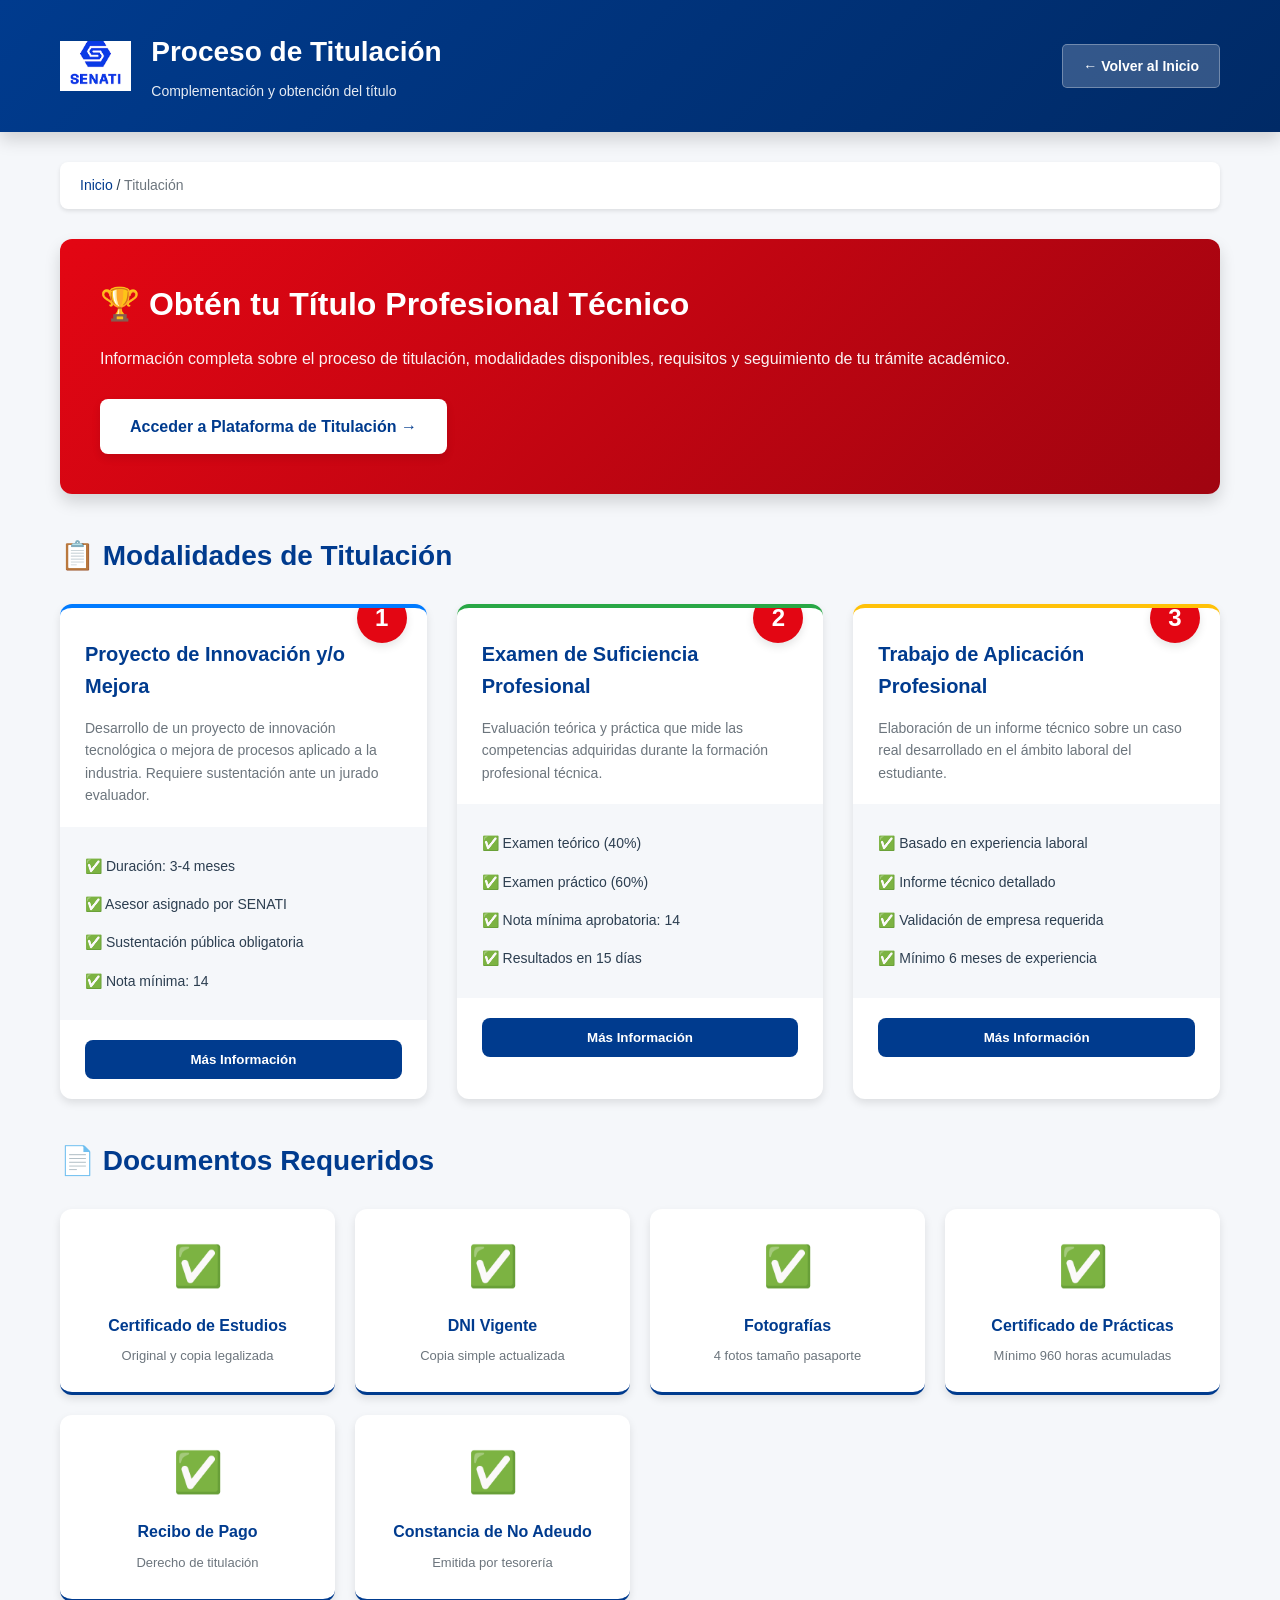
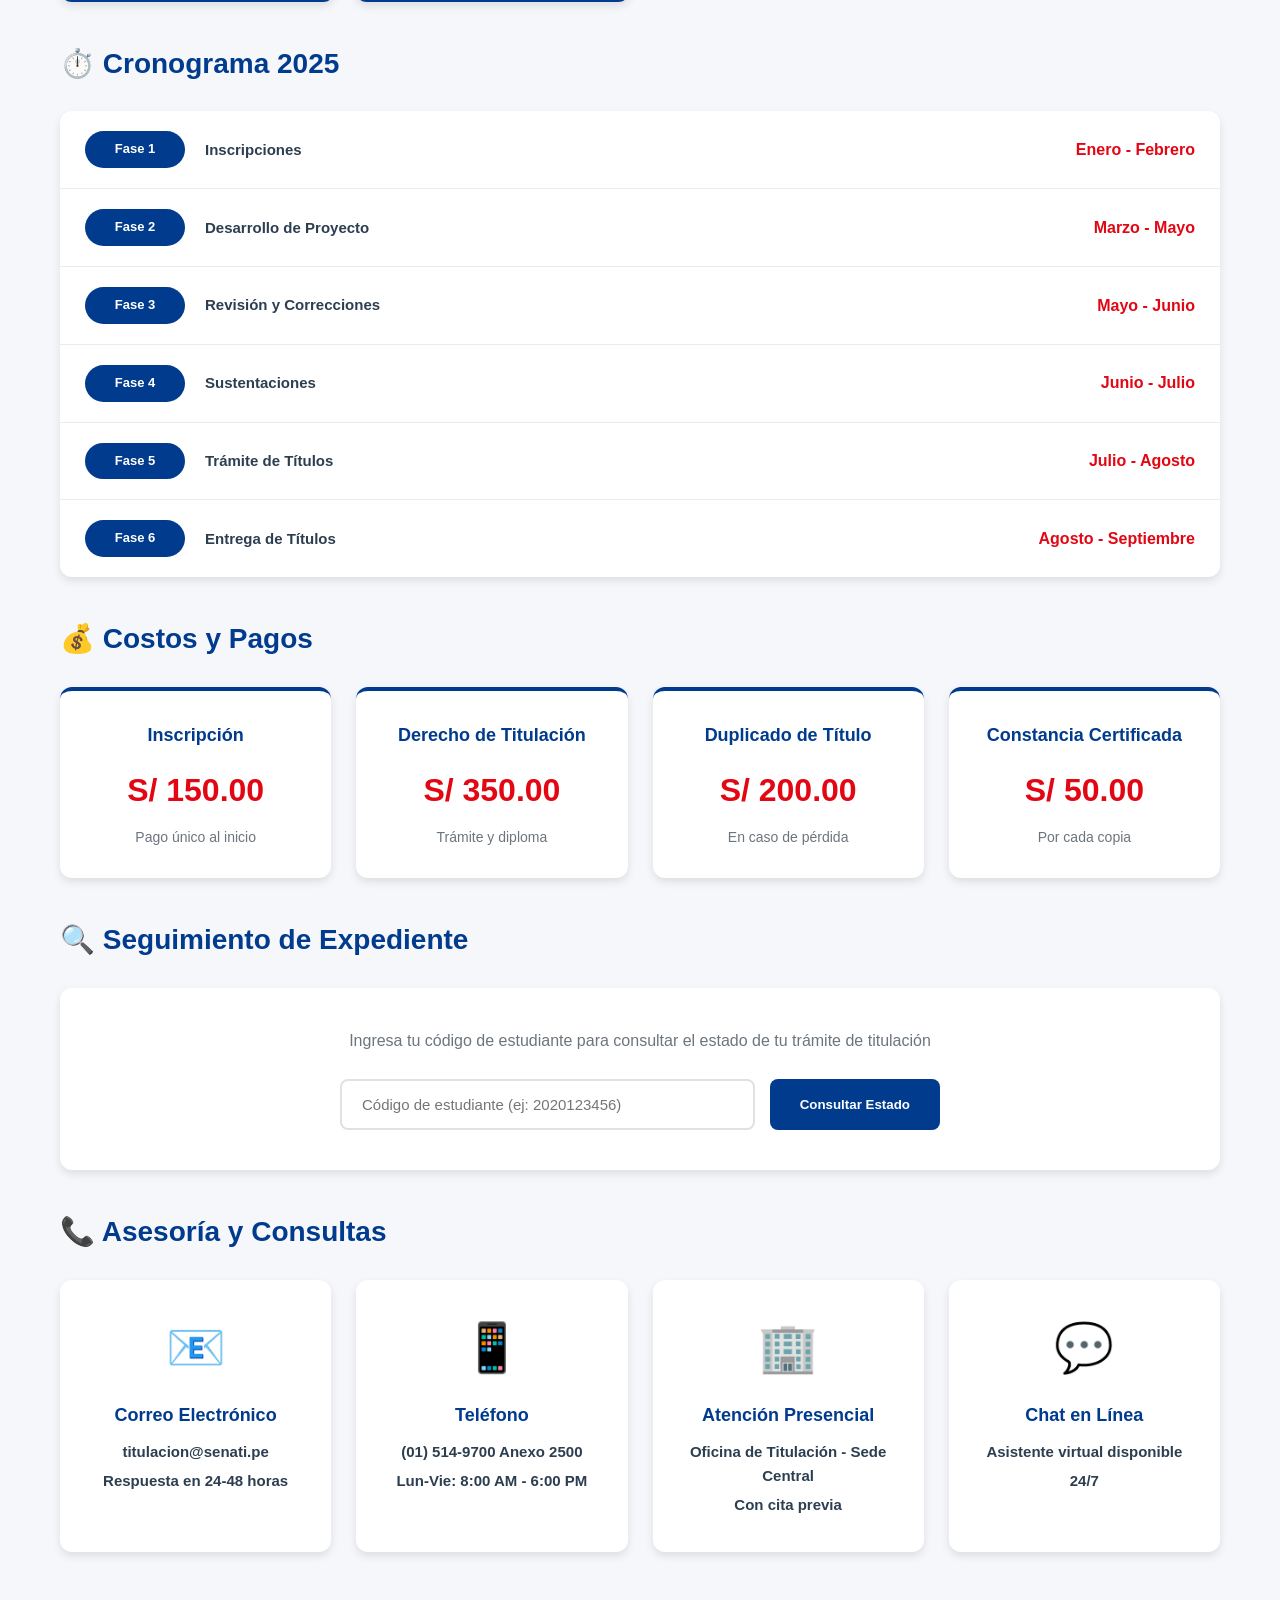
<file: page/titulacion.html>
<!DOCTYPE html>
<html lang="es">
<head>
    <meta charset="UTF-8">
    <meta name="viewport" content="width=device-width, initial-scale=1.0">
    <title>Titulación - SENATI</title>
    <link rel="shortcut icon" href="../img/logo-senati.png" type="image/x-icon">
    <link rel="stylesheet" href="../css/pages.css">
</head>
<body>

    <!-- HEADER -->
    <header class="page-header">
        <div class="header-content">
            <div class="header-left">
                <img src="../img/logo-senati.png" alt="SENATI" class="logo">
                <div class="header-title">
                    <h1>Proceso de Titulación</h1>
                    <p>Complementación y obtención del título</p>
                </div>
            </div>
            <a href="../index.html" class="btn-back">← Volver al Inicio</a>
        </div>
    </header>

    <!-- MAIN -->
    <main class="main-content">

        <!-- BREADCRUMB -->
        <div class="breadcrumb">
            <a href="../index.html">Inicio</a> / <span>Titulación</span>
        </div>

        <!-- INFO BOX -->
        <div class="info-box titulacion-theme">
            <h2>🏆 Obtén tu Título Profesional Técnico</h2>
            <p>Información completa sobre el proceso de titulación, modalidades disponibles, requisitos y seguimiento de tu trámite académico.</p>
            <a href="https://cursosenati.blackboard.com/" target="_blank" class="access-button">
                Acceder a Plataforma de Titulación →
            </a>
        </div>

        <!-- MODALIDADES -->
        <section class="modalities-section">
            <h2>📋 Modalidades de Titulación</h2>
            <div class="modalities-grid">
                
                <div class="modality-card innovation">
                    <div class="modality-number">1</div>
                    <h3>Proyecto de Innovación y/o Mejora</h3>
                    <p class="modality-desc">Desarrollo de un proyecto de innovación tecnológica o mejora de procesos aplicado a la industria. Requiere sustentación ante un jurado evaluador.</p>
                    <ul class="modality-features">
                        <li>✅ Duración: 3-4 meses</li>
                        <li>✅ Asesor asignado por SENATI</li>
                        <li>✅ Sustentación pública obligatoria</li>
                        <li>✅ Nota mínima: 14</li>
                    </ul>
                    <button class="btn-modality">Más Información</button>
                </div>

                <div class="modality-card exam">
                    <div class="modality-number">2</div>
                    <h3>Examen de Suficiencia Profesional</h3>
                    <p class="modality-desc">Evaluación teórica y práctica que mide las competencias adquiridas durante la formación profesional técnica.</p>
                    <ul class="modality-features">
                        <li>✅ Examen teórico (40%)</li>
                        <li>✅ Examen práctico (60%)</li>
                        <li>✅ Nota mínima aprobatoria: 14</li>
                        <li>✅ Resultados en 15 días</li>
                    </ul>
                    <button class="btn-modality">Más Información</button>
                </div>

                <div class="modality-card work">
                    <div class="modality-number">3</div>
                    <h3>Trabajo de Aplicación Profesional</h3>
                    <p class="modality-desc">Elaboración de un informe técnico sobre un caso real desarrollado en el ámbito laboral del estudiante.</p>
                    <ul class="modality-features">
                        <li>✅ Basado en experiencia laboral</li>
                        <li>✅ Informe técnico detallado</li>
                        <li>✅ Validación de empresa requerida</li>
                        <li>✅ Mínimo 6 meses de experiencia</li>
                    </ul>
                    <button class="btn-modality">Más Información</button>
                </div>

            </div>
        </section>

        <!-- REQUISITOS -->
        <section class="requirements-section">
            <h2>📄 Documentos Requeridos</h2>
            <div class="requirements-grid">
                <div class="requirement-card">
                    <div class="requirement-icon">✅</div>
                    <h4>Certificado de Estudios</h4>
                    <p>Original y copia legalizada</p>
                </div>

                <div class="requirement-card">
                    <div class="requirement-icon">✅</div>
                    <h4>DNI Vigente</h4>
                    <p>Copia simple actualizada</p>
                </div>

                <div class="requirement-card">
                    <div class="requirement-icon">✅</div>
                    <h4>Fotografías</h4>
                    <p>4 fotos tamaño pasaporte</p>
                </div>

                <div class="requirement-card">
                    <div class="requirement-icon">✅</div>
                    <h4>Certificado de Prácticas</h4>
                    <p>Mínimo 960 horas acumuladas</p>
                </div>

                <div class="requirement-card">
                    <div class="requirement-icon">✅</div>
                    <h4>Recibo de Pago</h4>
                    <p>Derecho de titulación</p>
                </div>

                <div class="requirement-card">
                    <div class="requirement-icon">✅</div>
                    <h4>Constancia de No Adeudo</h4>
                    <p>Emitida por tesorería</p>
                </div>
            </div>
        </section>

        <!-- CRONOGRAMA -->
        <section class="schedule-section">
            <h2>⏱️ Cronograma 2025</h2>
            <div class="schedule-table">
                <div class="schedule-row">
                    <div class="schedule-phase">Fase 1</div>
                    <div class="schedule-activity">Inscripciones</div>
                    <div class="schedule-date">Enero - Febrero</div>
                </div>

                <div class="schedule-row">
                    <div class="schedule-phase">Fase 2</div>
                    <div class="schedule-activity">Desarrollo de Proyecto</div>
                    <div class="schedule-date">Marzo - Mayo</div>
                </div>

                <div class="schedule-row">
                    <div class="schedule-phase">Fase 3</div>
                    <div class="schedule-activity">Revisión y Correcciones</div>
                    <div class="schedule-date">Mayo - Junio</div>
                </div>

                <div class="schedule-row">
                    <div class="schedule-phase">Fase 4</div>
                    <div class="schedule-activity">Sustentaciones</div>
                    <div class="schedule-date">Junio - Julio</div>
                </div>

                <div class="schedule-row">
                    <div class="schedule-phase">Fase 5</div>
                    <div class="schedule-activity">Trámite de Títulos</div>
                    <div class="schedule-date">Julio - Agosto</div>
                </div>

                <div class="schedule-row">
                    <div class="schedule-phase">Fase 6</div>
                    <div class="schedule-activity">Entrega de Títulos</div>
                    <div class="schedule-date">Agosto - Septiembre</div>
                </div>
            </div>
        </section>

        <!-- COSTOS -->
        <section class="costs-section">
            <h2>💰 Costos y Pagos</h2>
            <div class="costs-grid">
                <div class="cost-card">
                    <h4>Inscripción</h4>
                    <p class="cost-amount">S/ 150.00</p>
                    <p class="cost-desc">Pago único al inicio</p>
                </div>

                <div class="cost-card">
                    <h4>Derecho de Titulación</h4>
                    <p class="cost-amount">S/ 350.00</p>
                    <p class="cost-desc">Trámite y diploma</p>
                </div>

                <div class="cost-card">
                    <h4>Duplicado de Título</h4>
                    <p class="cost-amount">S/ 200.00</p>
                    <p class="cost-desc">En caso de pérdida</p>
                </div>

                <div class="cost-card">
                    <h4>Constancia Certificada</h4>
                    <p class="cost-amount">S/ 50.00</p>
                    <p class="cost-desc">Por cada copia</p>
                </div>
            </div>
        </section>

        <!-- SEGUIMIENTO -->
        <section class="tracking-section">
            <h2>🔍 Seguimiento de Expediente</h2>
            <div class="tracking-box">
                <p>Ingresa tu código de estudiante para consultar el estado de tu trámite de titulación</p>
                <div class="tracking-form">
                    <input type="text" placeholder="Código de estudiante (ej: 2020123456)">
                    <button class="btn-tracking">Consultar Estado</button>
                </div>
            </div>
        </section>

        <!-- CONTACTO -->
        <section class="contact-section">
            <h2>📞 Asesoría y Consultas</h2>
            <div class="contact-cards">
                <div class="contact-card">
                    <div class="contact-icon">📧</div>
                    <h4>Correo Electrónico</h4>
                    <p>titulacion@senati.pe</p>
                    <p class="contact-time">Respuesta en 24-48 horas</p>
                </div>

                <div class="contact-card">
                    <div class="contact-icon">📱</div>
                    <h4>Teléfono</h4>
                    <p>(01) 514-9700 Anexo 2500</p>
                    <p class="contact-time">Lun-Vie: 8:00 AM - 6:00 PM</p>
                </div>

                <div class="contact-card">
                    <div class="contact-icon">🏢</div>
                    <h4>Atención Presencial</h4>
                    <p>Oficina de Titulación - Sede Central</p>
                    <p class="contact-time">Con cita previa</p>
                </div>

                <div class="contact-card">
                    <div class="contact-icon">💬</div>
                    <h4>Chat en Línea</h4>
                    <p>Asistente virtual disponible</p>
                    <p class="contact-time">24/7</p>
                </div>
            </div>
        </section>

    </main>

</body>

</html>
</file>
<file: css/styles.css>
/* ================================
   CAMPUS ONLINE SENATI - PREMIUM
   Diseño profesional ultra moderno
   ================================ */

/* RESET */
* {
    margin: 0;
    padding: 0;
    box-sizing: border-box;
}

:root {
    --senati-blue: #0047AB;
    --senati-blue-dark: #003380;
    --senati-blue-light: #1a5fc7;
    --senati-red: #e30613;
    --senati-red-dark: #c00510;
    --white: #ffffff;
    --gray-bg: #f8f9fa;
    --gray-light: #e9ecef;
    --text-dark: #1a1a1a;
    --text-gray: #6c757d;
    --text-light: #95a5a6;
    --shadow-sm: 0 2px 4px rgba(0, 0, 0, 0.05);
    --shadow: 0 4px 12px rgba(0, 0, 0, 0.08);
    --shadow-lg: 0 8px 24px rgba(0, 0, 0, 0.12);
    --shadow-xl: 0 12px 40px rgba(0, 0, 0, 0.15);
}

body {
    font-family: 'Inter', -apple-system, BlinkMacSystemFont, 'Segoe UI', 'Roboto', sans-serif;
    background: var(--gray-bg);
    color: var(--text-dark);
    line-height: 1.6;
    -webkit-font-smoothing: antialiased;
    -moz-osx-font-smoothing: grayscale;
}

/* ================================
   NAVBAR PREMIUM - HAMBURGER PRO
   ================================ */
.navbar {
    background: linear-gradient(135deg, var(--senati-blue) 0%, var(--senati-blue-dark) 100%);
    box-shadow: 0 4px 20px rgba(0, 71, 171, 0.15);
    position: sticky;
    top: 0;
    z-index: 1000;
    backdrop-filter: blur(10px);
}

.navbar::after {
    content: '';
    position: absolute;
    bottom: 0;
    left: 0;
    right: 0;
    height: 2px;
    background: linear-gradient(90deg, transparent, var(--senati-red), transparent);
}

.navbar-container {
    max-width: 1400px;
    margin: 0 auto;
    padding: 0 40px;
    display: flex;
    justify-content: space-between;
    align-items: center;
    min-height: 80px;
}

.navbar-brand {
    display: flex;
    align-items: center;
    gap: 15px;
}

.navbar-brand .logo-img {
    height: 50px;
    filter: drop-shadow(0 2px 8px rgba(0, 0, 0, 0.2));
    transition: all 0.4s cubic-bezier(0.4, 0, 0.2, 1);
}

.navbar-brand .logo-img:hover {
    transform: scale(1.08) rotate(2deg);
    filter: drop-shadow(0 4px 12px rgba(255, 255, 255, 0.3));
}

/* HAMBURGER PREMIUM ANIMADO */
.hamburger {
    display: none;
    flex-direction: column;
    justify-content: space-between;
    width: 32px;
    height: 24px;
    cursor: pointer;
    position: relative;
    z-index: 1001;
}

.hamburger span {
    width: 100%;
    height: 3px;
    background: var(--white);
    border-radius: 3px;
    transition: all 0.4s cubic-bezier(0.68, -0.55, 0.265, 1.55);
    box-shadow: 0 2px 5px rgba(0, 0, 0, 0.2);
    position: relative;
}

.hamburger span::before {
    content: '';
    position: absolute;
    width: 100%;
    height: 100%;
    background: linear-gradient(90deg, var(--white), rgba(255, 255, 255, 0.7));
    border-radius: 3px;
    opacity: 0;
    transition: opacity 0.3s;
}

.hamburger:hover span::before {
    opacity: 1;
}

.hamburger.active span:nth-child(1) {
    transform: rotate(45deg) translate(8px, 8px);
    background: var(--senati-red);
}

.hamburger.active span:nth-child(2) {
    opacity: 0;
    transform: translateX(-20px);
}

.hamburger.active span:nth-child(3) {
    transform: rotate(-45deg) translate(8px, -8px);
    background: var(--senati-red);
}

/* MENU DESKTOP PREMIUM */
.navbar-menu {
    display: flex;
    gap: 8px;
    align-items: center;
}

.navbar-menu a {
    color: var(--white);
    text-decoration: none;
    font-size: 14px;
    font-weight: 600;
    padding: 12px 20px;
    border-radius: 8px;
    transition: all 0.3s cubic-bezier(0.4, 0, 0.2, 1);
    white-space: nowrap;
    position: relative;
    overflow: hidden;
    letter-spacing: 0.3px;
}

.navbar-menu a::before {
    content: '';
    position: absolute;
    top: 0;
    left: -100%;
    width: 100%;
    height: 100%;
    background: linear-gradient(90deg, transparent, rgba(255, 255, 255, 0.3), transparent);
    transition: left 0.5s;
}

.navbar-menu a:hover::before {
    left: 100%;
}

.navbar-menu a::after {
    content: '';
    position: absolute;
    bottom: 0;
    left: 50%;
    transform: translateX(-50%) scaleX(0);
    width: 80%;
    height: 2px;
    background: var(--senati-red);
    transition: transform 0.3s;
}

.navbar-menu a:hover {
    background: rgba(255, 255, 255, 0.15);
    transform: translateY(-2px);
    box-shadow: 0 4px 12px rgba(0, 0, 0, 0.2);
}

.navbar-menu a:hover::after {
    transform: translateX(-50%) scaleX(1);
}

/* ================================
   MAIN CONTAINER
   ================================ */
.main-container {
    max-width: 1400px;
    margin: 0 auto;
    padding: 60px 40px;
    animation: fadeIn 0.6s ease-out;
}

@keyframes fadeIn {
    from {
        opacity: 0;
        transform: translateY(20px);
    }
    to {
        opacity: 1;
        transform: translateY(0);
    }
}

.container {
    width: 100%;
    max-width: 1400px;
    margin: 0 auto;
}

/* ================================
   SERVICES GRID PREMIUM
   ================================ */
.services-section {
    margin-bottom: 60px;
}

.services-grid {
    display: grid;
    grid-template-columns: repeat(4, 1fr);
    gap: 35px;
}

/* SERVICE CARD ULTRA PREMIUM */
.service-card {
    background: var(--white);
    border-radius: 16px;
    overflow: hidden;
    box-shadow: var(--shadow);
    cursor: pointer;
    transition: all 0.4s cubic-bezier(0.4, 0, 0.2, 1);
    text-decoration: none;
    color: inherit;
    display: flex;
    flex-direction: column;
    position: relative;
    border: 1px solid rgba(0, 71, 171, 0.08);
}

.service-card::before {
    content: '';
    position: absolute;
    top: 0;
    left: 0;
    right: 0;
    height: 4px;
    background: linear-gradient(90deg, var(--senati-blue), var(--senati-red));
    transform: scaleX(0);
    transition: transform 0.4s;
}

.service-card:hover::before {
    transform: scaleX(1);
}

.service-card:hover {
    transform: translateY(-12px) scale(1.02);
    box-shadow: var(--shadow-xl);
    border-color: var(--senati-blue);
}

.service-card-image {
    position: relative;
    width: 100%;
    height: 240px;
    overflow: hidden;
    background: linear-gradient(135deg, #f8f9fa 0%, #ffffff 100%);
    display: flex;
    align-items: center;
    justify-content: center;
    padding: 40px;
}

.service-card-image::after {
    content: '';
    position: absolute;
    top: -50%;
    left: -50%;
    width: 200%;
    height: 200%;
    background: radial-gradient(circle, rgba(0, 71, 171, 0.03) 0%, transparent 70%);
    animation: rotate 20s linear infinite;
    opacity: 0;
    transition: opacity 0.4s;
}

.service-card:hover .service-card-image::after {
    opacity: 1;
}

@keyframes rotate {
    from { transform: rotate(0deg); }
    to { transform: rotate(360deg); }
}

.service-card-image img {
    width: 100%;
    height: 100%;
    object-fit: contain;
    transition: all 0.5s cubic-bezier(0.4, 0, 0.2, 1);
    filter: drop-shadow(0 4px 8px rgba(0, 0, 0, 0.1));
    position: relative;
    z-index: 1;
}

.service-card:hover .service-card-image img {
    transform: scale(1.1) translateY(-5px);
    filter: drop-shadow(0 8px 16px rgba(0, 71, 171, 0.2));
}

.service-card-overlay {
    display: none;
}

.service-card-content {
    padding: 30px 25px;
    text-align: center;
    background: var(--white);
    position: relative;
    z-index: 1;
}

.service-card-content h3 {
    color: var(--senati-blue);
    font-size: 16px;
    font-weight: 700;
    margin-bottom: 10px;
    text-transform: uppercase;
    letter-spacing: 0.5px;
    transition: all 0.3s;
}

.service-card:hover .service-card-content h3 {
    color: var(--senati-red);
    transform: scale(1.05);
}

.service-card-content p {
    color: var(--text-light);
    font-size: 13px;
    font-style: italic;
    transition: color 0.3s;
}

.service-card:hover .service-card-content p {
    color: var(--text-gray);
}

/* ================================
   FAQ BANNER PREMIUM
   ================================ */
.faq-section {
    margin: 60px 0;
}

.faq-banner {
    cursor: pointer;
    border-radius: 16px;
    overflow: hidden;
    box-shadow: var(--shadow);
    transition: all 0.4s cubic-bezier(0.4, 0, 0.2, 1);
    position: relative;
}

.faq-banner::before {
    content: '';
    position: absolute;
    inset: 0;
    background: linear-gradient(135deg, rgba(0, 71, 171, 0.1), rgba(227, 6, 19, 0.1));
    opacity: 0;
    transition: opacity 0.4s;
    z-index: 1;
}

.faq-banner:hover::before {
    opacity: 1;
}

.faq-banner:hover {
    transform: scale(1.02) translateY(-5px);
    box-shadow: var(--shadow-xl);
}

.faq-banner img {
    width: 100%;
    display: block;
    transition: transform 0.4s;
}

.faq-banner:hover img {
    transform: scale(1.05);
}

/* ================================
   VIDEO SECTION PREMIUM
   ================================ */
.video-section {
    background: linear-gradient(135deg, #ffffff 0%, #f8f9fa 100%);
    padding: 100px 0;
    margin-top: 60px;
    position: relative;
    overflow: hidden;
}

.video-section::before {
    content: '';
    position: absolute;
    top: 0;
    left: 0;
    right: 0;
    height: 1px;
    background: linear-gradient(90deg, transparent, var(--senati-blue), transparent);
}

.video-container {
    max-width: 1400px;
    margin: 0 auto;
    padding: 0 40px;
    display: grid;
    grid-template-columns: 1fr 1fr;
    gap: 80px;
    align-items: center;
}

.video-wrapper {
    position: relative;
    padding-bottom: 56.25%;
    height: 0;
    overflow: hidden;
    border-radius: 16px;
    box-shadow: var(--shadow-xl);
    transition: all 0.4s;
}

.video-wrapper:hover {
    transform: scale(1.02);
    box-shadow: 0 20px 60px rgba(0, 71, 171, 0.2);
}

.video-wrapper::before {
    content: '';
    position: absolute;
    inset: -2px;
    background: linear-gradient(135deg, var(--senati-blue), var(--senati-red));
    border-radius: 18px;
    z-index: -1;
}

.video-wrapper iframe {
    position: absolute;
    top: 0;
    left: 0;
    width: 100%;
    height: 100%;
    border-radius: 16px;
}

.video-content h2 {
    color: var(--senati-blue);
    font-size: 42px;
    font-weight: 800;
    margin-bottom: 30px;
    line-height: 1.2;
    position: relative;
    display: inline-block;
}

.video-content h2::after {
    content: '';
    position: absolute;
    bottom: -10px;
    left: 0;
    width: 60px;
    height: 4px;
    background: var(--senati-red);
    border-radius: 2px;
}

.video-content p {
    font-size: 16px;
    line-height: 1.9;
    margin-bottom: 20px;
    text-align: justify;
    color: var(--text-dark);
    opacity: 0.9;
}

.video-content strong {
    color: var(--senati-blue);
    font-weight: 700;
}

/* ================================
   FOOTER PREMIUM
   ================================ */
.footer {
    background: linear-gradient(135deg, #2c3e50 0%, #34495e 100%);
    color: var(--white);
    padding: 80px 0 0;
    margin-top: 100px;
    position: relative;
}

.footer::before {
    content: '';
    position: absolute;
    top: 0;
    left: 0;
    right: 0;
    height: 2px;
    background: linear-gradient(90deg, transparent, var(--senati-red), transparent);
}

.footer-container {
    max-width: 1400px;
    margin: 0 auto;
    padding: 0 40px;
    display: grid;
    grid-template-columns: 2fr 1fr;
    gap: 60px;
}

.footer-info {
    display: grid;
    grid-template-columns: 1fr 1fr;
    gap: 60px;
}

.footer-section {
    margin-bottom: 30px;
}

.footer-section h3 {
    font-size: 16px;
    font-weight: 700;
    margin-bottom: 20px;
    color: #ffd700;
    text-transform: uppercase;
    letter-spacing: 1px;
    position: relative;
    display: inline-block;
}

.footer-section h3::after {
    content: '';
    position: absolute;
    bottom: -5px;
    left: 0;
    width: 40px;
    height: 2px;
    background: var(--senati-red);
}

.footer-section p {
    font-size: 14px;
    line-height: 2;
    color: rgba(255, 255, 255, 0.9);
}

.footer-section ul {
    list-style: none;
}

.footer-section ul li {
    margin-bottom: 12px;
    transform: translateX(0);
    transition: transform 0.3s;
}

.footer-section ul li:hover {
    transform: translateX(5px);
}

.footer-section ul li a {
    color: rgba(255, 255, 255, 0.9);
    text-decoration: none;
    font-size: 14px;
    transition: all 0.3s;
    position: relative;
}

.footer-section ul li a::before {
    content: '▸ ';
    opacity: 0;
    transform: translateX(-10px);
    transition: all 0.3s;
}

.footer-section ul li a:hover::before {
    opacity: 1;
    transform: translateX(0);
}

.footer-section ul li a:hover {
    color: #ffd700;
}

/* CONTACT FORM PREMIUM */
.contact-form-wrapper {
    background: rgba(0, 0, 0, 0.2);
    padding: 40px;
    border-radius: 16px;
    backdrop-filter: blur(10px);
    border: 1px solid rgba(255, 255, 255, 0.1);
}

.contact-form h3 {
    font-size: 20px;
    margin-bottom: 30px;
    color: #ffd700;
    text-transform: uppercase;
    letter-spacing: 1px;
}

.form-group {
    margin-bottom: 20px;
}

.form-group input,
.form-group textarea {
    width: 100%;
    padding: 16px;
    border: 2px solid rgba(255, 255, 255, 0.1);
    border-radius: 10px;
    background: rgba(255, 255, 255, 0.05);
    color: var(--white);
    font-size: 14px;
    transition: all 0.3s;
}

.form-group input:focus,
.form-group textarea:focus {
    outline: none;
    border-color: var(--senati-blue);
    background: rgba(255, 255, 255, 0.1);
    box-shadow: 0 0 0 4px rgba(0, 71, 171, 0.1);
}

.form-group input::placeholder,
.form-group textarea::placeholder {
    color: rgba(255, 255, 255, 0.6);
}

.form-group textarea {
    resize: vertical;
    min-height: 120px;
}

.btn-submit {
    width: 100%;
    padding: 16px;
    background: linear-gradient(135deg, var(--senati-red) 0%, var(--senati-red-dark) 100%);
    color: var(--white);
    border: none;
    border-radius: 10px;
    font-size: 16px;
    font-weight: 700;
    cursor: pointer;
    transition: all 0.4s cubic-bezier(0.4, 0, 0.2, 1);
    text-transform: uppercase;
    letter-spacing: 1px;
    position: relative;
    overflow: hidden;
}

.btn-submit::before {
    content: '';
    position: absolute;
    top: 50%;
    left: 50%;
    width: 0;
    height: 0;
    border-radius: 50%;
    background: rgba(255, 255, 255, 0.3);
    transform: translate(-50%, -50%);
    transition: width 0.6s, height 0.6s;
}

.btn-submit:hover::before {
    width: 400px;
    height: 400px;
}

.btn-submit:hover {
    transform: translateY(-3px);
    box-shadow: 0 8px 24px rgba(227, 6, 19, 0.4);
}

.btn-submit:active {
    transform: translateY(-1px);
}

.footer-bottom {
    background: rgba(0, 0, 0, 0.3);
    text-align: center;
    padding: 30px;
    margin-top: 60px;
}

.footer-bottom p {
    color: rgba(255, 255, 255, 0.7);
    font-size: 14px;
    letter-spacing: 0.5px;
}

/* ================================
   RESPONSIVE DESIGN PREMIUM
   ================================ */

/* Tablets landscape */
@media (max-width: 1200px) {
    .services-grid {
        grid-template-columns: repeat(3, 1fr);
        gap: 30px;
    }

    .navbar-menu a {
        font-size: 13px;
        padding: 10px 16px;
    }
}

/* Tablets portrait */
@media (max-width: 992px) {
    .services-grid {
        grid-template-columns: repeat(2, 1fr);
        gap: 25px;
    }

    .hamburger {
        display: flex;
    }

    .navbar-menu {
        position: fixed;
        top: 80px;
        right: -100%;
        background: linear-gradient(135deg, var(--senati-blue-dark) 0%, #001a4d 100%);
        flex-direction: column;
        width: 320px;
        height: calc(100vh - 80px);
        padding: 40px 25px;
        gap: 0;
        transition: right 0.4s cubic-bezier(0.4, 0, 0.2, 1);
        box-shadow: -10px 0 40px rgba(0, 0, 0, 0.3);
        backdrop-filter: blur(20px);
        overflow-y: auto;
    }

    .navbar-menu.active {
        right: 0;
    }

    .navbar-menu a {
        width: 100%;
        padding: 18px 20px;
        text-align: left;
        border-radius: 10px;
        margin-bottom: 8px;
        border-left: 3px solid transparent;
    }

    .navbar-menu a:hover {
        border-left-color: var(--senati-red);
        background: rgba(255, 255, 255, 0.1);
    }

    .video-container {
        grid-template-columns: 1fr;
        gap: 50px;
    }

    .footer-container {
        grid-template-columns: 1fr;
    }

    .main-container {
        padding: 50px 30px;
    }

    .video-content h2 {
        font-size: 36px;
    }
}

/* Mobile */
@media (max-width: 768px) {
    .services-grid {
        grid-template-columns: 1fr;
        gap: 25px;
    }

    .service-card-image {
        height: 200px;
        padding: 30px;
    }

    .footer-info {
        grid-template-columns: 1fr;
    }

    .video-content h2 {
        font-size: 32px;
    }

    .navbar-container {
        padding: 0 25px;
    }

    .main-container {
        padding: 40px 20px;
    }

    .video-section {
        padding: 60px 0;
    }

    .video-container {
        padding: 0 25px;
    }
}

/* Small mobile */
@media (max-width: 480px) {
    .navbar-brand .logo-img {
        height: 42px;
    }

    .navbar-container {
        min-height: 70px;
    }

    .service-card-content h3 {
        font-size: 14px;
    }

    .service-card-content p {
        font-size: 12px;
    }

    .main-container {
        padding: 30px 15px;
    }

    .video-content h2 {
        font-size: 28px;
    }

    .video-content p {
        font-size: 14px;
    }

    .contact-form-wrapper {
        padding: 30px 20px;
    }
}
</file>
<file: css/pages.css>
/* ================================
   PÁGINAS INTERNAS - SENATI
   Diseño profesional para todas las páginas
   ================================ */

/* RESET Y VARIABLES */
* {
    margin: 0;
    padding: 0;
    box-sizing: border-box;
}

:root {
    --senati-blue: #003b8e;
    --senati-blue-dark: #002a66;
    --senati-blue-light: #1e5fb8;
    --senati-red: #e30613;
    --senati-red-dark: #c00510;
    --white: #ffffff;
    --gray-bg: #f5f7fa;
    --gray-light: #e9ecef;
    --gray-medium: #dee2e6;
    --text-dark: #2c3e50;
    --text-gray: #6c757d;
    --success: #28a745;
    --warning: #ffc107;
    --danger: #dc3545;
    --info: #17a2b8;
    --shadow-sm: 0 2px 4px rgba(0, 0, 0, 0.1);
    --shadow: 0 4px 8px rgba(0, 0, 0, 0.1);
    --shadow-lg: 0 8px 16px rgba(0, 0, 0, 0.15);
    --shadow-xl: 0 12px 24px rgba(0, 0, 0, 0.2);
}

body {
    font-family: 'Segoe UI', -apple-system, BlinkMacSystemFont, sans-serif;
    background: var(--gray-bg);
    color: var(--text-dark);
    line-height: 1.6;
    min-height: 100vh;
}

/* ================================
   HEADER DE PÁGINAS
   ================================ */
.page-header {
    background: linear-gradient(135deg, var(--senati-blue) 0%, var(--senati-blue-dark) 100%);
    color: var(--white);
    padding: 30px 0;
    box-shadow: var(--shadow-lg);
    position: sticky;
    top: 0;
    z-index: 100;
}

.header-content {
    max-width: 1200px;
    margin: 0 auto;
    padding: 0 20px;
    display: flex;
    justify-content: space-between;
    align-items: center;
    gap: 20px;
}

.header-left {
    display: flex;
    align-items: center;
    gap: 20px;
}

.header-left .logo {
    height: 50px;
    transition: transform 0.3s;
}

.header-left .logo:hover {
    transform: scale(1.05);
}

.header-title h1 {
    font-size: 28px;
    font-weight: 700;
    margin-bottom: 5px;
}

.header-title p {
    font-size: 14px;
    opacity: 0.9;
}

.btn-back {
    background: rgba(255, 255, 255, 0.2);
    color: var(--white);
    padding: 10px 20px;
    border-radius: 5px;
    text-decoration: none;
    font-size: 14px;
    font-weight: 600;
    transition: all 0.3s;
    border: 1px solid rgba(255, 255, 255, 0.3);
}

.btn-back:hover {
    background: var(--senati-red);
    border-color: var(--senati-red);
    transform: translateX(-5px);
}

/* ================================
   MAIN CONTENT
   ================================ */
.main-content {
    max-width: 1200px;
    margin: 0 auto;
    padding: 30px 20px 60px;
}

/* BREADCRUMB */
.breadcrumb {
    background: var(--white);
    padding: 12px 20px;
    border-radius: 8px;
    margin-bottom: 30px;
    box-shadow: var(--shadow-sm);
    font-size: 14px;
}

.breadcrumb a {
    color: var(--senati-blue);
    text-decoration: none;
    transition: color 0.3s;
}

.breadcrumb a:hover {
    color: var(--senati-red);
}

.breadcrumb span {
    color: var(--text-gray);
}

/* ================================
   INFO BOX
   ================================ */
.info-box {
    background: linear-gradient(135deg, var(--senati-blue) 0%, var(--senati-blue-light) 100%);
    color: var(--white);
    padding: 40px;
    border-radius: 12px;
    margin-bottom: 40px;
    box-shadow: var(--shadow-lg);
}

.info-box h2 {
    font-size: 32px;
    margin-bottom: 15px;
    font-weight: 700;
}

.info-box p {
    font-size: 16px;
    line-height: 1.8;
    margin-bottom: 25px;
    opacity: 0.95;
}

.info-box.blackboard-theme {
    background: linear-gradient(135deg, #2c2c2c 0%, #1a1a1a 100%);
}

.info-box.titulacion-theme {
    background: linear-gradient(135deg, var(--senati-red) 0%, #a00410 100%);
}

.access-button {
    display: inline-block;
    background: var(--white);
    color: var(--senati-blue);
    padding: 15px 30px;
    border-radius: 8px;
    text-decoration: none;
    font-weight: 700;
    font-size: 16px;
    transition: all 0.3s;
    box-shadow: var(--shadow);
}

.access-button:hover {
    background: var(--senati-red);
    color: var(--white);
    transform: translateY(-3px);
    box-shadow: var(--shadow-xl);
}

/* ================================
   SEARCH CONTAINER
   ================================ */
.search-container {
    background: var(--white);
    padding: 30px;
    border-radius: 12px;
    margin-bottom: 40px;
    box-shadow: var(--shadow);
}

.search-container h2 {
    color: var(--senati-blue);
    font-size: 24px;
    margin-bottom: 20px;
}

.search-bar {
    display: flex;
    gap: 10px;
    margin-bottom: 15px;
}

.search-bar input {
    flex: 1;
    padding: 12px 20px;
    border: 2px solid var(--gray-medium);
    border-radius: 8px;
    font-size: 15px;
    transition: border-color 0.3s;
}

.search-bar input:focus {
    outline: none;
    border-color: var(--senati-blue);
}

.btn-search {
    background: var(--senati-blue);
    color: var(--white);
    padding: 12px 30px;
    border: none;
    border-radius: 8px;
    font-weight: 600;
    cursor: pointer;
    transition: all 0.3s;
}

.btn-search:hover {
    background: var(--senati-red);
    transform: translateY(-2px);
}

.search-filters {
    display: flex;
    gap: 15px;
    flex-wrap: wrap;
}

.search-filters select {
    padding: 10px 15px;
    border: 2px solid var(--gray-medium);
    border-radius: 8px;
    font-size: 14px;
    cursor: pointer;
    transition: border-color 0.3s;
}

.search-filters select:focus {
    outline: none;
    border-color: var(--senati-blue);
}

/* ================================
   CATEGORIES GRID (BIBLIOTECA)
   ================================ */
.categories-grid {
    display: grid;
    grid-template-columns: repeat(auto-fit, minmax(280px, 1fr));
    gap: 25px;
    margin-bottom: 40px;
}

.category-card {
    background: var(--white);
    padding: 30px;
    border-radius: 12px;
    text-align: center;
    box-shadow: var(--shadow);
    transition: all 0.3s;
    border-top: 4px solid var(--senati-blue);
}

.category-card:hover {
    transform: translateY(-8px);
    box-shadow: var(--shadow-xl);
    border-top-color: var(--senati-red);
}

.category-icon {
    font-size: 48px;
    margin-bottom: 15px;
}

.category-card h3 {
    color: var(--senati-blue);
    font-size: 20px;
    margin-bottom: 10px;
    font-weight: 700;
}

.category-count {
    color: var(--senati-red);
    font-weight: 700;
    font-size: 18px;
    margin-bottom: 10px;
}

.category-card p {
    color: var(--text-gray);
    font-size: 14px;
    margin-bottom: 20px;
}

.btn-category {
    background: var(--senati-blue);
    color: var(--white);
    padding: 10px 25px;
    border: none;
    border-radius: 6px;
    font-weight: 600;
    cursor: pointer;
    transition: all 0.3s;
}

.btn-category:hover {
    background: var(--senati-red);
    transform: scale(1.05);
}

/* ================================
   POPULAR BOOKS SECTION
   ================================ */
.popular-section {
    margin-bottom: 40px;
}

.popular-section h2 {
    color: var(--senati-blue);
    font-size: 28px;
    margin-bottom: 25px;
}

.books-grid {
    display: grid;
    grid-template-columns: repeat(auto-fit, minmax(240px, 1fr));
    gap: 25px;
}

.book-card {
    background: var(--white);
    padding: 25px;
    border-radius: 12px;
    box-shadow: var(--shadow);
    text-align: center;
    transition: all 0.3s;
}

.book-card:hover {
    transform: translateY(-5px);
    box-shadow: var(--shadow-lg);
}

.book-cover {
    font-size: 72px;
    margin-bottom: 15px;
}

.book-card h4 {
    color: var(--senati-blue);
    font-size: 16px;
    margin-bottom: 8px;
    font-weight: 700;
}

.book-author {
    color: var(--text-gray);
    font-size: 13px;
    margin-bottom: 10px;
}

.book-stats {
    font-size: 13px;
    color: var(--text-gray);
    margin-bottom: 15px;
}

.btn-book {
    background: var(--senati-red);
    color: var(--white);
    padding: 8px 20px;
    border: none;
    border-radius: 6px;
    font-weight: 600;
    cursor: pointer;
    transition: all 0.3s;
}

.btn-book:hover {
    background: var(--senati-blue);
    transform: scale(1.05);
}

/* ================================
   CAREERS SECTION
   ================================ */
.careers-section {
    margin-bottom: 40px;
}

.careers-section h2 {
    color: var(--senati-blue);
    font-size: 28px;
    margin-bottom: 25px;
}

.careers-list {
    display: flex;
    flex-direction: column;
    gap: 15px;
}

.career-item {
    background: var(--white);
    padding: 20px;
    border-radius: 12px;
    display: flex;
    align-items: center;
    gap: 20px;
    box-shadow: var(--shadow);
    transition: all 0.3s;
}

.career-item:hover {
    transform: translateX(10px);
    box-shadow: var(--shadow-lg);
}

.career-icon {
    font-size: 40px;
    background: var(--gray-light);
    width: 70px;
    height: 70px;
    display: flex;
    align-items: center;
    justify-content: center;
    border-radius: 12px;
}

.career-info {
    flex: 1;
}

.career-info h3 {
    color: var(--senati-blue);
    font-size: 18px;
    margin-bottom: 5px;
    font-weight: 700;
}

.career-info p {
    color: var(--text-gray);
    font-size: 14px;
}

.btn-career {
    background: var(--senati-blue);
    color: var(--white);
    padding: 10px 25px;
    border: none;
    border-radius: 6px;
    font-weight: 600;
    cursor: pointer;
    transition: all 0.3s;
}

.btn-career:hover {
    background: var(--senati-red);
}

/* ================================
   EMAIL CONTAINER (CORREO)
   ================================ */
.email-container {
    background: var(--white);
    border-radius: 12px;
    box-shadow: var(--shadow);
    overflow: hidden;
    display: grid;
    grid-template-columns: 250px 1fr;
    min-height: 600px;
}

.sidebar {
    background: var(--gray-light);
    padding: 20px;
    border-right: 1px solid var(--gray-medium);
}

.btn-compose {
    width: 100%;
    background: var(--senati-red);
    color: var(--white);
    padding: 12px;
    border: none;
    border-radius: 8px;
    font-weight: 700;
    font-size: 15px;
    cursor: pointer;
    margin-bottom: 20px;
    transition: all 0.3s;
}

.btn-compose:hover {
    background: var(--senati-blue);
    transform: scale(1.02);
}

.sidebar-menu {
    list-style: none;
}

.sidebar-menu li {
    margin-bottom: 5px;
}

.sidebar-menu a {
    display: flex;
    align-items: center;
    justify-content: space-between;
    padding: 12px 15px;
    color: var(--text-dark);
    text-decoration: none;
    border-radius: 8px;
    font-size: 14px;
    transition: all 0.3s;
}

.sidebar-menu a:hover {
    background: var(--white);
}

.sidebar-menu a.active {
    background: var(--senati-blue);
    color: var(--white);
    font-weight: 600;
}

.menu-badge {
    background: var(--senati-red);
    color: var(--white);
    padding: 2px 8px;
    border-radius: 12px;
    font-size: 12px;
    font-weight: 700;
}

.email-content {
    padding: 20px;
}

.email-toolbar {
    display: flex;
    gap: 10px;
    padding-bottom: 15px;
    border-bottom: 2px solid var(--gray-light);
    margin-bottom: 15px;
}

.toolbar-btn {
    background: var(--gray-light);
    color: var(--text-dark);
    padding: 8px 15px;
    border: none;
    border-radius: 6px;
    font-size: 14px;
    cursor: pointer;
    transition: all 0.3s;
}

.toolbar-btn:hover {
    background: var(--senati-blue);
    color: var(--white);
}

.email-list {
    list-style: none;
}

.email-item {
    display: grid;
    grid-template-columns: 30px 1fr 120px;
    gap: 15px;
    padding: 15px;
    border-bottom: 1px solid var(--gray-light);
    transition: all 0.3s;
    cursor: pointer;
}

.email-item:hover {
    background: var(--gray-bg);
}

.email-item.unread {
    background: #f8f9fa;
}

.email-item.unread .email-from {
    font-weight: 700;
}

.email-checkbox {
    cursor: pointer;
    width: 18px;
    height: 18px;
}

.email-from {
    color: var(--senati-blue);
    font-size: 15px;
    margin-bottom: 5px;
}

.email-subject {
    color: var(--text-dark);
    font-weight: 600;
    font-size: 14px;
    margin-bottom: 5px;
}

.email-preview {
    color: var(--text-gray);
    font-size: 13px;
    overflow: hidden;
    text-overflow: ellipsis;
    white-space: nowrap;
}

.email-date {
    color: var(--text-gray);
    font-size: 13px;
    text-align: right;
}

/* ================================
   DASHBOARD (BLACKBOARD)
   ================================ */
.dashboard-grid {
    display: grid;
    grid-template-columns: repeat(auto-fit, minmax(280px, 1fr));
    gap: 25px;
    margin-bottom: 40px;
}

.dashboard-card {
    background: var(--white);
    padding: 30px;
    border-radius: 12px;
    box-shadow: var(--shadow);
    text-align: center;
    transition: all 0.3s;
    border-left: 4px solid var(--senati-blue);
}

.dashboard-card:hover {
    transform: translateY(-5px);
    box-shadow: var(--shadow-lg);
    border-left-color: var(--senati-red);
}

.dashboard-icon {
    font-size: 48px;
    margin-bottom: 15px;
}

.dashboard-card h3 {
    color: var(--senati-blue);
    font-size: 18px;
    margin-bottom: 10px;
    font-weight: 700;
}

.dashboard-stat {
    color: var(--senati-red);
    font-size: 24px;
    font-weight: 700;
    margin-bottom: 10px;
}

.dashboard-card p {
    color: var(--text-gray);
    font-size: 14px;
}

/* ================================
   COURSES SECTION (BLACKBOARD)
   ================================ */
.courses-section {
    margin-bottom: 40px;
}

.courses-section h2 {
    color: var(--senati-blue);
    font-size: 28px;
    margin-bottom: 25px;
}

.courses-grid {
    display: grid;
    grid-template-columns: repeat(auto-fit, minmax(320px, 1fr));
    gap: 25px;
}

.course-card {
    background: var(--white);
    border-radius: 12px;
    overflow: hidden;
    box-shadow: var(--shadow);
    transition: all 0.3s;
}

.course-card:hover {
    transform: translateY(-5px);
    box-shadow: var(--shadow-lg);
}

.course-header {
    background: linear-gradient(135deg, var(--senati-blue) 0%, var(--senati-blue-light) 100%);
    color: var(--white);
    padding: 15px 20px;
    display: flex;
    justify-content: space-between;
    align-items: center;
}

.course-code {
    background: rgba(255, 255, 255, 0.2);
    padding: 5px 12px;
    border-radius: 20px;
    font-size: 13px;
    font-weight: 700;
}

.course-status {
    font-size: 12px;
    font-weight: 600;
    padding: 4px 10px;
    border-radius: 12px;
}

.course-status.active {
    background: var(--success);
}

.course-card h3 {
    color: var(--senati-blue);
    font-size: 20px;
    padding: 20px 20px 10px;
    font-weight: 700;
}

.course-instructor {
    color: var(--text-gray);
    font-size: 14px;
    padding: 0 20px 15px;
}

.course-progress {
    padding: 0 20px 15px;
}

.progress-label {
    color: var(--text-gray);
    font-size: 13px;
    margin-bottom: 8px;
}

.progress-bar {
    background: var(--gray-light);
    height: 8px;
    border-radius: 4px;
    overflow: hidden;
}

.progress-fill {
    background: linear-gradient(90deg, var(--senati-blue), var(--senati-red));
    height: 100%;
    transition: width 0.3s;
}

.course-stats {
    display: flex;
    gap: 15px;
    padding: 15px 20px;
    border-top: 1px solid var(--gray-light);
    font-size: 13px;
    color: var(--text-gray);
}

.btn-course {
    width: calc(100% - 40px);
    margin: 0 20px 20px;
    background: var(--senati-blue);
    color: var(--white);
    padding: 12px;
    border: none;
    border-radius: 8px;
    font-weight: 600;
    cursor: pointer;
    transition: all 0.3s;
}

.btn-course:hover {
    background: var(--senati-red);
}

/* ================================
   DEADLINES SECTION
   ================================ */
.deadlines-section {
    margin-bottom: 40px;
}

.deadlines-section h2 {
    color: var(--senati-blue);
    font-size: 28px;
    margin-bottom: 25px;
}

.deadlines-list {
    display: flex;
    flex-direction: column;
    gap: 15px;
}

.deadline-item {
    background: var(--white);
    padding: 20px;
    border-radius: 12px;
    display: grid;
    grid-template-columns: 80px 1fr 120px;
    gap: 20px;
    align-items: center;
    box-shadow: var(--shadow);
    transition: all 0.3s;
    border-left: 4px solid var(--gray-medium);
}

.deadline-item:hover {
    transform: translateX(5px);
    box-shadow: var(--shadow-lg);
}

.deadline-item.urgent {
    border-left-color: var(--danger);
}

.deadline-item.warning {
    border-left-color: var(--warning);
}

.deadline-item.normal {
    border-left-color: var(--info);
}

.deadline-date {
    text-align: center;
}

.date-day {
    font-size: 32px;
    font-weight: 700;
    color: var(--senati-blue);
    line-height: 1;
}

.date-month {
    font-size: 14px;
    color: var(--text-gray);
    font-weight: 600;
    text-transform: uppercase;
}

.deadline-info h4 {
    color: var(--senati-blue);
    font-size: 16px;
    margin-bottom: 5px;
    font-weight: 700;
}

.deadline-info p {
    color: var(--text-gray);
    font-size: 14px;
    margin-bottom: 8px;
}

.deadline-course {
    display: inline-block;
    background: var(--gray-light);
    padding: 4px 10px;
    border-radius: 12px;
    font-size: 12px;
    font-weight: 600;
    color: var(--senati-blue);
}

.status-badge {
    padding: 6px 15px;
    border-radius: 20px;
    font-size: 13px;
    font-weight: 600;
    color: var(--white);
}

.status-badge.urgent {
    background: var(--danger);
}

.status-badge.warning {
    background: var(--warning);
    color: var(--text-dark);
}

.status-badge.normal {
    background: var(--info);
}

/* ================================
   ANNOUNCEMENTS
   ================================ */
.announcements-section {
    margin-bottom: 40px;
}

.announcements-section h2 {
    color: var(--senati-blue);
    font-size: 28px;
    margin-bottom: 25px;
}

.announcements-list {
    display: flex;
    flex-direction: column;
    gap: 15px;
}

.announcement-item {
    background: var(--white);
    padding: 20px;
    border-radius: 12px;
    display: flex;
    gap: 20px;
    box-shadow: var(--shadow);
    transition: all 0.3s;
}

.announcement-item:hover {
    transform: translateX(5px);
    box-shadow: var(--shadow-lg);
}

.announcement-icon {
    font-size: 32px;
    background: var(--gray-light);
    width: 60px;
    height: 60px;
    display: flex;
    align-items: center;
    justify-content: center;
    border-radius: 12px;
    flex-shrink: 0;
}

.announcement-content h4 {
    color: var(--senati-blue);
    font-size: 16px;
    margin-bottom: 8px;
    font-weight: 700;
}

.announcement-content p {
    color: var(--text-gray);
    font-size: 14px;
    margin-bottom: 8px;
}

.announcement-date {
    color: var(--text-gray);
    font-size: 12px;
    font-style: italic;
}

/* ================================
   STATS GRID (PROYECTOS)
   ================================ */
.stats-grid {
    display: grid;
    grid-template-columns: repeat(auto-fit, minmax(240px, 1fr));
    gap: 25px;
    margin-bottom: 40px;
}

.stat-card {
    background: linear-gradient(135deg, var(--senati-blue) 0%, var(--senati-blue-light) 100%);
    color: var(--white);
    padding: 30px;
    border-radius: 12px;
    text-align: center;
    box-shadow: var(--shadow);
    transition: all 0.3s;
}

.stat-card:hover {
    transform: translateY(-5px);
    box-shadow: var(--shadow-xl);
}

.stat-number {
    font-size: 42px;
    font-weight: 700;
    margin-bottom: 10px;
}

.stat-label {
    font-size: 16px;
    opacity: 0.9;
}

/* ================================
   PROJECT CARDS
   ================================ */
.projects-by-career {
    margin-bottom: 40px;
}

.projects-by-career h2 {
    color: var(--senati-blue);
    font-size: 28px;
    margin-bottom: 25px;
}

.career-projects-grid {
    display: grid;
    grid-template-columns: repeat(auto-fit, minmax(300px, 1fr));
    gap: 25px;
}

.career-project-card {
    background: var(--white);
    padding: 30px;
    border-radius: 12px;
    box-shadow: var(--shadow);
    text-align: center;
    transition: all 0.3s;
    border-top: 4px solid var(--senati-blue);
}

.career-project-card:hover {
    transform: translateY(-8px);
    box-shadow: var(--shadow-xl);
    border-top-color: var(--senati-red);
}

.career-project-icon {
    font-size: 56px;
    margin-bottom: 15px;
}

.career-project-card h3 {
    color: var(--senati-blue);
    font-size: 20px;
    margin-bottom: 10px;
    font-weight: 700;
}

.project-count {
    color: var(--senati-red);
    font-size: 18px;
    font-weight: 700;
    margin-bottom: 10px;
}

.project-desc {
    color: var(--text-gray);
    font-size: 14px;
    margin-bottom: 20px;
}

.btn-view-projects {
    background: var(--senati-blue);
    color: var(--white);
    padding: 10px 25px;
    border: none;
    border-radius: 8px;
    font-weight: 600;
    cursor: pointer;
    transition: all 0.3s;
}

.btn-view-projects:hover {
    background: var(--senati-red);
    transform: scale(1.05);
}

/* ================================
   FEATURED PROJECTS
   ================================ */
.featured-projects {
    margin-bottom: 40px;
}

.featured-projects h2 {
    color: var(--senati-blue);
    font-size: 28px;
    margin-bottom: 25px;
}

.featured-grid {
    display: grid;
    grid-template-columns: repeat(auto-fit, minmax(320px, 1fr));
    gap: 25px;
}

.featured-card {
    background: var(--white);
    border-radius: 12px;
    overflow: hidden;
    box-shadow: var(--shadow);
    transition: all 0.3s;
    position: relative;
}

.featured-card:hover {
    transform: translateY(-8px);
    box-shadow: var(--shadow-xl);
}

.featured-badge {
    position: absolute;
    top: 15px;
    right: 15px;
    background: var(--senati-red);
    color: var(--white);
    padding: 6px 15px;
    border-radius: 20px;
    font-size: 12px;
    font-weight: 700;
    z-index: 1;
}

.featured-card h3 {
    color: var(--senati-blue);
    font-size: 18px;
    padding: 20px 20px 10px;
    font-weight: 700;
}

.featured-author,
.featured-career {
    color: var(--text-gray);
    font-size: 14px;
    padding: 0 20px 5px;
}

.featured-desc {
    color: var(--text-dark);
    font-size: 14px;
    line-height: 1.6;
    padding: 15px 20px;
}

.featured-stats {
    display: flex;
    justify-content: space-around;
    padding: 15px 20px;
    background: var(--gray-bg);
    font-size: 13px;
    color: var(--text-gray);
    border-top: 1px solid var(--gray-light);
    border-bottom: 1px solid var(--gray-light);
}

.featured-actions {
    display: flex;
    gap: 10px;
    padding: 20px;
}

.btn-download,
.btn-view {
    flex: 1;
    padding: 10px;
    border: none;
    border-radius: 8px;
    font-weight: 600;
    cursor: pointer;
    transition: all 0.3s;
}

.btn-download {
    background: var(--senati-blue);
    color: var(--white);
}

.btn-download:hover {
    background: var(--senati-blue-dark);
}

.btn-view {
    background: var(--gray-light);
    color: var(--text-dark);
}

.btn-view:hover {
    background: var(--senati-red);
    color: var(--white);
}

/* ================================
   RECENT PROJECTS
   ================================ */
.recent-projects {
    margin-bottom: 40px;
}

.recent-projects h2 {
    color: var(--senati-blue);
    font-size: 28px;
    margin-bottom: 25px;
}

.recent-list {
    display: flex;
    flex-direction: column;
    gap: 12px;
}

.recent-item {
    background: var(--white);
    padding: 20px;
    border-radius: 12px;
    display: grid;
    grid-template-columns: 60px 1fr auto;
    gap: 20px;
    align-items: center;
    box-shadow: var(--shadow);
    transition: all 0.3s;
}

.recent-item:hover {
    transform: translateX(5px);
    box-shadow: var(--shadow-lg);
}

.recent-icon {
    font-size: 32px;
    background: var(--gray-light);
    width: 60px;
    height: 60px;
    display: flex;
    align-items: center;
    justify-content: center;
    border-radius: 10px;
}

.recent-info h4 {
    color: var(--senati-blue);
    font-size: 16px;
    margin-bottom: 5px;
    font-weight: 700;
}

.recent-info p {
    color: var(--text-gray);
    font-size: 13px;
}

.recent-meta {
    display: flex;
    align-items: center;
    gap: 15px;
}

.recent-rating {
    color: var(--warning);
    font-weight: 600;
}

.btn-small {
    background: var(--senati-blue);
    color: var(--white);
    padding: 8px 20px;
    border: none;
    border-radius: 6px;
    font-weight: 600;
    cursor: pointer;
    transition: all 0.3s;
}

.btn-small:hover {
    background: var(--senati-red);
}

/* ================================
   CURRICULUM SECTION
   ================================ */
.curriculum-info {
    background: var(--white);
    padding: 30px;
    border-radius: 12px;
    margin-bottom: 40px;
    box-shadow: var(--shadow);
}

.curriculum-info h2 {
    color: var(--senati-blue);
    font-size: 28px;
    margin-bottom: 15px;
}

.curriculum-info p {
    color: var(--text-gray);
    font-size: 16px;
    line-height: 1.8;
}

.careers-curriculum {
    margin-bottom: 40px;
}

.careers-curriculum h2 {
    color: var(--senati-blue);
    font-size: 28px;
    margin-bottom: 25px;
}

.careers-curriculum-grid {
    display: grid;
    grid-template-columns: repeat(auto-fit, minmax(340px, 1fr));
    gap: 30px;
}

.curriculum-card {
    background: var(--white);
    border-radius: 12px;
    overflow: hidden;
    box-shadow: var(--shadow);
    transition: all 0.3s;
}

.curriculum-card:hover {
    transform: translateY(-8px);
    box-shadow: var(--shadow-xl);
}

.curriculum-card.mechanical .curriculum-header {
    background: linear-gradient(135deg, #6c757d 0%, #495057 100%);
}

.curriculum-card.electrical .curriculum-header {
    background: linear-gradient(135deg, #ffc107 0%, #ff9800 100%);
}

.curriculum-card.computing .curriculum-header {
    background: linear-gradient(135deg, #007bff 0%, #0056b3 100%);
}

.curriculum-card.construction .curriculum-header {
    background: linear-gradient(135deg, #fd7e14 0%, #e65100 100%);
}

.curriculum-card.design .curriculum-header {
    background: linear-gradient(135deg, #e83e8c 0%, #c2185b 100%);
}

.curriculum-card.mechatronics .curriculum-header {
    background: linear-gradient(135deg, #6f42c1 0%, #5a32a3 100%);
}

.curriculum-header {
    background: linear-gradient(135deg, var(--senati-blue) 0%, var(--senati-blue-dark) 100%);
    color: var(--white);
    padding: 25px;
    display: flex;
    align-items: center;
    gap: 15px;
}

.curriculum-icon {
    font-size: 48px;
}

.curriculum-header h3 {
    font-size: 20px;
    font-weight: 700;
}

.curriculum-body {
    padding: 25px;
}

.curriculum-duration {
    color: var(--senati-red);
    font-weight: 600;
    margin-bottom: 15px;
}

.curriculum-desc {
    color: var(--text-gray);
    font-size: 14px;
    line-height: 1.6;
    margin-bottom: 20px;
}

.curriculum-details {
    display: grid;
    grid-template-columns: repeat(3, 1fr);
    gap: 15px;
    padding: 20px;
    background: var(--gray-bg);
    border-radius: 8px;
}

.detail-item {
    text-align: center;
}

.detail-item strong {
    display: block;
    color: var(--senati-blue);
    font-size: 24px;
    font-weight: 700;
    margin-bottom: 5px;
}

.detail-item span {
    color: var(--text-gray);
    font-size: 12px;
}

.curriculum-actions {
    padding: 0 25px 25px;
    display: flex;
    flex-direction: column;
    gap: 10px;
}

.btn-curriculum {
    background: var(--senati-blue);
    color: var(--white);
    padding: 12px;
    border: none;
    border-radius: 8px;
    font-weight: 600;
    cursor: pointer;
    transition: all 0.3s;
}

.btn-curriculum:hover {
    background: var(--senati-red);
}

.btn-curriculum-secondary {
    background: var(--white);
    color: var(--senati-blue);
    padding: 12px;
    border: 2px solid var(--senati-blue);
    border-radius: 8px;
    font-weight: 600;
    cursor: pointer;
    transition: all 0.3s;
}

.btn-curriculum-secondary:hover {
    background: var(--senati-blue);
    color: var(--white);
}

/* ================================
   IMPORTANT INFO SECTION
   ================================ */
.important-info {
    margin-bottom: 40px;
}

.important-info h2 {
    color: var(--senati-blue);
    font-size: 28px;
    margin-bottom: 25px;
}

.info-cards {
    display: grid;
    grid-template-columns: repeat(auto-fit, minmax(280px, 1fr));
    gap: 20px;
}

.info-item {
    background: var(--white);
    padding: 25px;
    border-radius: 12px;
    display: flex;
    gap: 20px;
    box-shadow: var(--shadow);
    transition: all 0.3s;
}

.info-item:hover {
    transform: translateY(-5px);
    box-shadow: var(--shadow-lg);
}

.info-icon {
    font-size: 40px;
    flex-shrink: 0;
}

.info-text h4 {
    color: var(--senati-blue);
    font-size: 16px;
    margin-bottom: 8px;
    font-weight: 700;
}

.info-text p {
    color: var(--text-gray);
    font-size: 14px;
    line-height: 1.6;
}

/* ================================
   RESOURCES SECTION
   ================================ */
.resources-section {
    margin-bottom: 40px;
}

.resources-section h2 {
    color: var(--senati-blue);
    font-size: 28px;
    margin-bottom: 25px;
}

.resources-grid {
    display: grid;
    grid-template-columns: repeat(auto-fit, minmax(240px, 1fr));
    gap: 25px;
}

.resource-card {
    background: var(--white);
    padding: 30px;
    border-radius: 12px;
    text-align: center;
    box-shadow: var(--shadow);
    transition: all 0.3s;
}

.resource-card:hover {
    transform: translateY(-5px);
    box-shadow: var(--shadow-lg);
}

.resource-icon {
    font-size: 48px;
    margin-bottom: 15px;
}

.resource-card h4 {
    color: var(--senati-blue);
    font-size: 18px;
    margin-bottom: 10px;
    font-weight: 700;
}

.resource-card p {
    color: var(--text-gray);
    font-size: 14px;
    margin-bottom: 20px;
}

.btn-resource {
    background: var(--senati-red);
    color: var(--white);
    padding: 10px 25px;
    border: none;
    border-radius: 8px;
    font-weight: 600;
    cursor: pointer;
    transition: all 0.3s;
}

.btn-resource:hover {
    background: var(--senati-blue);
    transform: scale(1.05);
}

/* ================================
   TITULACIÓN SECTIONS
   ================================ */
.modalities-section {
    margin-bottom: 40px;
}

.modalities-section h2 {
    color: var(--senati-blue);
    font-size: 28px;
    margin-bottom: 25px;
}

.modalities-grid {
    display: grid;
    grid-template-columns: repeat(auto-fit, minmax(320px, 1fr));
    gap: 30px;
}

.modality-card {
    background: var(--white);
    border-radius: 12px;
    overflow: hidden;
    box-shadow: var(--shadow);
    transition: all 0.3s;
    position: relative;
}

.modality-card:hover {
    transform: translateY(-8px);
    box-shadow: var(--shadow-xl);
}

.modality-card.innovation {
    border-top: 4px solid #007bff;
}

.modality-card.exam {
    border-top: 4px solid #28a745;
}

.modality-card.work {
    border-top: 4px solid #ffc107;
}

.modality-number {
    position: absolute;
    top: -15px;
    right: 20px;
    background: var(--senati-red);
    color: var(--white);
    width: 50px;
    height: 50px;
    border-radius: 50%;
    display: flex;
    align-items: center;
    justify-content: center;
    font-size: 24px;
    font-weight: 700;
    box-shadow: var(--shadow);
}

.modality-card h3 {
    color: var(--senati-blue);
    font-size: 20px;
    padding: 30px 25px 15px;
    font-weight: 700;
}

.modality-desc {
    color: var(--text-gray);
    font-size: 14px;
    line-height: 1.6;
    padding: 0 25px 20px;
}

.modality-features {
    list-style: none;
    padding: 20px 25px;
    background: var(--gray-bg);
}

.modality-features li {
    padding: 8px 0;
    font-size: 14px;
    color: var(--text-dark);
}

.btn-modality {
    width: calc(100% - 50px);
    margin: 20px 25px;
    background: var(--senati-blue);
    color: var(--white);
    padding: 12px;
    border: none;
    border-radius: 8px;
    font-weight: 600;
    cursor: pointer;
    transition: all 0.3s;
}

.btn-modality:hover {
    background: var(--senati-red);
}

/* ================================
   REQUIREMENTS SECTION
   ================================ */
.requirements-section {
    margin-bottom: 40px;
}

.requirements-section h2 {
    color: var(--senati-blue);
    font-size: 28px;
    margin-bottom: 25px;
}

.requirements-grid {
    display: grid;
    grid-template-columns: repeat(auto-fit, minmax(240px, 1fr));
    gap: 20px;
}

.requirement-card {
    background: var(--white);
    padding: 25px;
    border-radius: 12px;
    text-align: center;
    box-shadow: var(--shadow);
    transition: all 0.3s;
    border-bottom: 3px solid var(--senati-blue);
}

.requirement-card:hover {
    transform: translateY(-5px);
    box-shadow: var(--shadow-lg);
    border-bottom-color: var(--senati-red);
}

.requirement-icon {
    font-size: 40px;
    margin-bottom: 15px;
}

.requirement-card h4 {
    color: var(--senati-blue);
    font-size: 16px;
    margin-bottom: 8px;
    font-weight: 700;
}

.requirement-card p {
    color: var(--text-gray);
    font-size: 13px;
}

/* ================================
   SCHEDULE SECTION
   ================================ */
.schedule-section {
    margin-bottom: 40px;
}

.schedule-section h2 {
    color: var(--senati-blue);
    font-size: 28px;
    margin-bottom: 25px;
}

.schedule-table {
    background: var(--white);
    border-radius: 12px;
    overflow: hidden;
    box-shadow: var(--shadow);
}

.schedule-row {
    display: grid;
    grid-template-columns: 100px 1fr 200px;
    gap: 20px;
    padding: 20px 25px;
    border-bottom: 1px solid var(--gray-light);
    align-items: center;
    transition: all 0.3s;
}

.schedule-row:last-child {
    border-bottom: none;
}

.schedule-row:hover {
    background: var(--gray-bg);
}

.schedule-phase {
    background: var(--senati-blue);
    color: var(--white);
    padding: 8px 15px;
    border-radius: 20px;
    font-weight: 700;
    font-size: 13px;
    text-align: center;
}

.schedule-activity {
    color: var(--text-dark);
    font-weight: 600;
    font-size: 15px;
}

.schedule-date {
    color: var(--senati-red);
    font-weight: 700;
    text-align: right;
}

/* ================================
   COSTS SECTION
   ================================ */
.costs-section {
    margin-bottom: 40px;
}

.costs-section h2 {
    color: var(--senati-blue);
    font-size: 28px;
    margin-bottom: 25px;
}

.costs-grid {
    display: grid;
    grid-template-columns: repeat(auto-fit, minmax(240px, 1fr));
    gap: 25px;
}

.cost-card {
    background: var(--white);
    padding: 30px;
    border-radius: 12px;
    text-align: center;
    box-shadow: var(--shadow);
    transition: all 0.3s;
    border-top: 4px solid var(--senati-blue);
}

.cost-card:hover {
    transform: translateY(-5px);
    box-shadow: var(--shadow-lg);
    border-top-color: var(--senati-red);
}

.cost-card h4 {
    color: var(--senati-blue);
    font-size: 18px;
    margin-bottom: 15px;
    font-weight: 700;
}

.cost-amount {
    color: var(--senati-red);
    font-size: 32px;
    font-weight: 700;
    margin-bottom: 10px;
}

.cost-desc {
    color: var(--text-gray);
    font-size: 14px;
}

/* ================================
   TRACKING SECTION
   ================================ */
.tracking-section {
    margin-bottom: 40px;
}

.tracking-section h2 {
    color: var(--senati-blue);
    font-size: 28px;
    margin-bottom: 25px;
}

.tracking-box {
    background: var(--white);
    padding: 40px;
    border-radius: 12px;
    box-shadow: var(--shadow);
    text-align: center;
}

.tracking-box p {
    color: var(--text-gray);
    font-size: 16px;
    margin-bottom: 25px;
}

.tracking-form {
    display: flex;
    gap: 15px;
    max-width: 600px;
    margin: 0 auto;
}

.tracking-form input {
    flex: 1;
    padding: 15px 20px;
    border: 2px solid var(--gray-medium);
    border-radius: 8px;
    font-size: 15px;
}

.tracking-form input:focus {
    outline: none;
    border-color: var(--senati-blue);
}

.btn-tracking {
    background: var(--senati-blue);
    color: var(--white);
    padding: 15px 30px;
    border: none;
    border-radius: 8px;
    font-weight: 600;
    cursor: pointer;
    transition: all 0.3s;
}

.btn-tracking:hover {
    background: var(--senati-red);
}

/* ================================
   CONTACT SECTION
   ================================ */
.contact-section {
    margin-bottom: 40px;
}

.contact-section h2 {
    color: var(--senati-blue);
    font-size: 28px;
    margin-bottom: 25px;
}

.contact-cards {
    display: grid;
    grid-template-columns: repeat(auto-fit, minmax(260px, 1fr));
    gap: 25px;
}

.contact-card {
    background: var(--white);
    padding: 30px;
    border-radius: 12px;
    text-align: center;
    box-shadow: var(--shadow);
    transition: all 0.3s;
}

.contact-card:hover {
    transform: translateY(-5px);
    box-shadow: var(--shadow-lg);
}

.contact-icon {
    font-size: 48px;
    margin-bottom: 15px;
}

.contact-card h4 {
    color: var(--senati-blue);
    font-size: 18px;
    margin-bottom: 10px;
    font-weight: 700;
}

.contact-card p {
    color: var(--text-dark);
    font-size: 15px;
    font-weight: 600;
    margin-bottom: 5px;
}

.contact-time {
    color: var(--text-gray);
    font-size: 13px;
    font-weight: 400;
}

/* ================================
   RESPONSIVE DESIGN
   ================================ */
@media (max-width: 992px) {
    .header-content {
        flex-direction: column;
        text-align: center;
    }

    .header-left {
        flex-direction: column;
    }

    .email-container {
        grid-template-columns: 1fr;
    }

    .sidebar {
        border-right: none;
        border-bottom: 1px solid var(--gray-medium);
    }

    .email-item {
        grid-template-columns: 30px 1fr;
    }

    .email-date {
        grid-column: 2;
        text-align: left;
        font-size: 12px;
        margin-top: 5px;
    }

    .curriculum-details {
        grid-template-columns: 1fr;
    }

    .schedule-row {
        grid-template-columns: 1fr;
        gap: 10px;
    }

    .schedule-date {
        text-align: left;
    }

    .tracking-form {
        flex-direction: column;
    }
}

@media (max-width: 768px) {
    .header-title h1 {
        font-size: 22px;
    }

    .info-box h2 {
        font-size: 24px;
    }

    .search-filters {
        flex-direction: column;
    }

    .search-filters select {
        width: 100%;
    }

    .categories-grid,
    .dashboard-grid,
    .books-grid,
    .courses-grid,
    .stats-grid,
    .career-projects-grid,
    .featured-grid,
    .modalities-grid,
    .requirements-grid,
    .costs-grid,
    .resources-grid,
    .info-cards,
    .contact-cards {
        grid-template-columns: 1fr;
    }

    .deadline-item {
        grid-template-columns: 1fr;
        text-align: center;
    }

    .deadline-date {
        display: flex;
        gap: 10px;
        justify-content: center;
        align-items: baseline;
    }

    .career-item {
        flex-direction: column;
        text-align: center;
    }
}

@media (max-width: 480px) {
    .main-content {
        padding: 20px 15px 40px;
    }

    .header-left .logo {
        height: 40px;
    }

    .info-box {
        padding: 25px 20px;
    }

    .search-container,
    .tracking-box {
        padding: 20px;
    }

    .featured-actions {
        flex-direction: column;
    }

    .btn-download,
    .btn-view {
        width: 100%;
    }
}

/* ================================
   SOFTWARE PAGE STYLES
   ================================ */
.software-family-section {
    margin-bottom: 50px;
}

.software-family-section h2 {
    color: var(--senati-blue);
    font-size: 28px;
    margin-bottom: 25px;
    padding-bottom: 10px;
    border-bottom: 3px solid var(--senati-red);
}

.software-grid {
    display: grid;
    grid-template-columns: repeat(auto-fit, minmax(300px, 1fr));
    gap: 25px;
}

.software-card {
    background: var(--white);
    border-radius: 12px;
    padding: 25px;
    box-shadow: var(--shadow);
    transition: all 0.3s;
    border-top: 3px solid var(--senati-blue);
}

.software-card:hover {
    transform: translateY(-5px);
    box-shadow: var(--shadow-xl);
    border-top-color: var(--senati-red);
}

.software-icon {
    font-size: 56px;
    text-align: center;
    margin-bottom: 15px;
}

.software-card h3 {
    color: var(--senati-blue);
    font-size: 20px;
    font-weight: 700;
    margin-bottom: 8px;
    text-align: center;
}

.software-version {
    color: var(--text-gray);
    font-size: 13px;
    text-align: center;
    margin-bottom: 15px;
    font-weight: 600;
}

.software-desc {
    color: var(--text-dark);
    font-size: 14px;
    line-height: 1.6;
    margin-bottom: 15px;
    text-align: center;
}

.software-info {
    display: flex;
    gap: 8px;
    justify-content: center;
    margin-bottom: 20px;
    flex-wrap: wrap;
}

.info-tag {
    background: var(--gray-light);
    color: var(--senati-blue);
    padding: 4px 12px;
    border-radius: 15px;
    font-size: 12px;
    font-weight: 600;
}

.software-actions {
    display: flex;
    gap: 10px;
}

.btn-download-software,
.btn-manual {
    flex: 1;
    padding: 10px;
    border: none;
    border-radius: 8px;
    font-weight: 600;
    cursor: pointer;
    transition: all 0.3s;
    font-size: 13px;
}

.btn-download-software {
    background: var(--senati-blue);
    color: var(--white);
}

.btn-download-software:hover {
    background: var(--senati-red);
}

.btn-manual {
    background: var(--white);
    color: var(--senati-blue);
    border: 2px solid var(--senati-blue);
}

.btn-manual:hover {
    background: var(--senati-blue);
    color: var(--white);
}

/* TUTORIALS SECTION */
.tutorials-section {
    margin-bottom: 40px;
}

.tutorials-section h2 {
    color: var(--senati-blue);
    font-size: 28px;
    margin-bottom: 25px;
}

.tutorials-grid {
    display: grid;
    grid-template-columns: repeat(auto-fit, minmax(260px, 1fr));
    gap: 25px;
}

.tutorial-card {
    background: var(--white);
    padding: 30px;
    border-radius: 12px;
    text-align: center;
    box-shadow: var(--shadow);
    transition: all 0.3s;
}

.tutorial-card:hover {
    transform: translateY(-5px);
    box-shadow: var(--shadow-lg);
}

.tutorial-icon {
    font-size: 48px;
    margin-bottom: 15px;
}

.tutorial-card h4 {
    color: var(--senati-blue);
    font-size: 18px;
    margin-bottom: 10px;
    font-weight: 700;
}

.tutorial-card p {
    color: var(--text-gray);
    font-size: 14px;
    margin-bottom: 20px;
}

.btn-tutorial {
    background: var(--senati-red);
    color: var(--white);
    padding: 10px 20px;
    border: none;
    border-radius: 8px;
    font-weight: 600;
    cursor: pointer;
    transition: all 0.3s;
}

.btn-tutorial:hover {
    background: var(--senati-blue);
    transform: scale(1.05);
}

/* SYSTEM REQUIREMENTS */
.requirements-system {
    margin-bottom: 40px;
}

.requirements-system h2 {
    color: var(--senati-blue);
    font-size: 28px;
    margin-bottom: 25px;
}

.system-requirements {
    display: grid;
    grid-template-columns: repeat(auto-fit, minmax(450px, 1fr));
    gap: 30px;
}

.requirement-box {
    background: var(--white);
    padding: 30px;
    border-radius: 12px;
    box-shadow: var(--shadow);
}

.requirement-box h3 {
    color: var(--senati-blue);
    font-size: 20px;
    margin-bottom: 20px;
    font-weight: 700;
    display: flex;
    align-items: center;
    gap: 10px;
}

.requirement-box ul {
    list-style: none;
}

.requirement-box ul li {
    padding: 10px 0;
    border-bottom: 1px solid var(--gray-light);
    font-size: 14px;
    color: var(--text-dark);
}

.requirement-box ul li:last-child {
    border-bottom: none;
}

.requirement-box ul li strong {
    color: var(--senati-blue);
    font-weight: 600;
}

/* POPULAR DOWNLOADS */
.popular-downloads {
    margin-bottom: 40px;
}

.popular-downloads h2 {
    color: var(--senati-blue);
    font-size: 28px;
    margin-bottom: 25px;
}

.popular-list {
    display: flex;
    flex-direction: column;
    gap: 15px;
}

.popular-item {
    background: var(--white);
    padding: 20px;
    border-radius: 12px;
    display: grid;
    grid-template-columns: 60px 1fr auto auto;
    gap: 20px;
    align-items: center;
    box-shadow: var(--shadow);
    transition: all 0.3s;
}

.popular-item:hover {
    transform: translateX(5px);
    box-shadow: var(--shadow-lg);
}

.popular-rank {
    width: 50px;
    height: 50px;
    background: linear-gradient(135deg, var(--senati-blue), var(--senati-red));
    color: var(--white);
    border-radius: 50%;
    display: flex;
    align-items: center;
    justify-content: center;
    font-size: 24px;
    font-weight: 700;
}

.popular-info h4 {
    color: var(--senati-blue);
    font-size: 16px;
    margin-bottom: 5px;
    font-weight: 700;
}

.popular-info p {
    color: var(--text-gray);
    font-size: 13px;
}

.popular-stats {
    display: flex;
    flex-direction: column;
    gap: 5px;
    font-size: 13px;
    color: var(--text-gray);
}

.btn-download-quick {
    background: var(--senati-blue);
    color: var(--white);
    padding: 10px 25px;
    border: none;
    border-radius: 8px;
    font-weight: 600;
    cursor: pointer;
    transition: all 0.3s;
}

.btn-download-quick:hover {
    background: var(--senati-red);
    transform: scale(1.05);
}

/* FAQ SOFTWARE */
.faq-software {
    margin-bottom: 40px;
}

.faq-software h2 {
    color: var(--senati-blue);
    font-size: 28px;
    margin-bottom: 25px;
}

.faq-list {
    display: flex;
    flex-direction: column;
    gap: 15px;
}

.faq-item {
    background: var(--white);
    border-radius: 12px;
    overflow: hidden;
    box-shadow: var(--shadow);
    transition: all 0.3s;
}

.faq-question {
    padding: 20px 25px;
    display: flex;
    justify-content: space-between;
    align-items: center;
    cursor: pointer;
    transition: all 0.3s;
}

.faq-question:hover {
    background: var(--gray-bg);
}

.faq-question h4 {
    color: var(--senati-blue);
    font-size: 16px;
    font-weight: 700;
    flex: 1;
}

.faq-toggle {
    font-size: 28px;
    color: var(--senati-red);
    font-weight: 700;
    width: 30px;
    text-align: center;
}

.faq-answer {
    padding: 0 25px;
    max-height: 0;
    overflow: hidden;
    transition: all 0.3s;
}

.faq-item.active .faq-answer {
    padding: 0 25px 20px;
    max-height: 500px;
}

.faq-answer p {
    color: var(--text-dark);
    font-size: 14px;
    line-height: 1.8;
}

/* SUPPORT CONTACT */
.support-contact {
    margin-bottom: 40px;
}

.support-box {
    background: linear-gradient(135deg, var(--senati-blue) 0%, var(--senati-blue-dark) 100%);
    color: var(--white);
    padding: 40px;
    border-radius: 12px;
    text-align: center;
    box-shadow: var(--shadow-lg);
}

.support-box h2 {
    font-size: 32px;
    margin-bottom: 15px;
}

.support-box > p {
    font-size: 16px;
    margin-bottom: 30px;
    opacity: 0.95;
}

.support-channels {
    display: grid;
    grid-template-columns: repeat(auto-fit, minmax(200px, 1fr));
    gap: 25px;
}

.support-channel {
    background: rgba(255, 255, 255, 0.1);
    padding: 25px;
    border-radius: 12px;
    transition: all 0.3s;
}

.support-channel:hover {
    background: rgba(255, 255, 255, 0.2);
    transform: translateY(-5px);
}

.channel-icon {
    font-size: 40px;
    margin-bottom: 15px;
}

.support-channel h4 {
    font-size: 18px;
    margin-bottom: 10px;
    font-weight: 700;
}

.support-channel p {
    font-size: 15px;
    opacity: 0.9;
}

/* RESPONSIVE FOR SOFTWARE PAGE */
@media (max-width: 992px) {
    .system-requirements {
        grid-template-columns: 1fr;
    }

    .popular-item {
        grid-template-columns: 60px 1fr;
    }

    .popular-stats {
        grid-column: 2;
    }

    .btn-download-quick {
        grid-column: 2;
        width: 100%;
    }
}

@media (max-width: 768px) {
    .software-grid {
        grid-template-columns: 1fr;
    }

    .tutorials-grid {
        grid-template-columns: 1fr;
    }

    .support-channels {
        grid-template-columns: 1fr;
    }

    .popular-item {
        grid-template-columns: 1fr;
        text-align: center;
    }

    .popular-rank {
        margin: 0 auto;
    }
}
</file>
